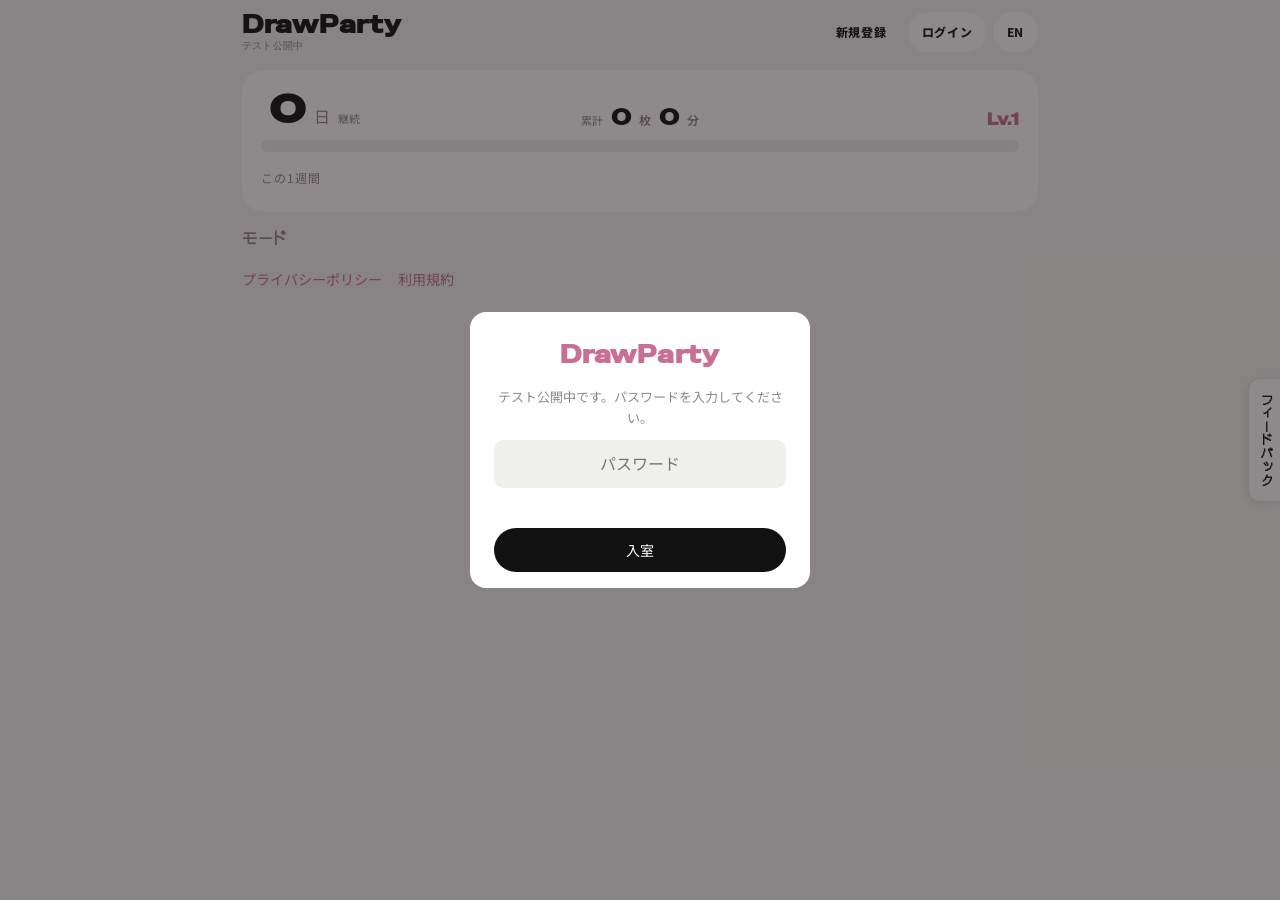
<file: index.html>
<!DOCTYPE html>
<html lang="ja">
<head>
<meta charset="utf-8">
<meta name="viewport" content="width=device-width, initial-scale=1, viewport-fit=cover">
<meta name="theme-color" content="#f7f7f5">
<meta name="description" content="DrawParty │ ブラウザ内で完結。気軽なドローイング練習">
<meta property="og:description" content="DrawParty │ ブラウザ内で完結。気軽なドローイング練習">
<meta name="twitter:description" content="DrawParty │ ブラウザ内で完結。気軽なドローイング練習">
<title>DrawParty — 毎日のドローイング練習</title>
<script>
(function () {
  var b = document.createElement('base');
  b.href = location.pathname.indexOf('/artclub') === 0 ? '/artclub/' : '/';
  document.head.insertBefore(b, document.head.firstChild);
})();
</script>
<link rel="manifest" href="./manifest.webmanifest">
<link rel="icon" href="./icons/favicon-32.png" type="image/png" sizes="32x32">
<link rel="icon" href="./icons/favicon-16.png" type="image/png" sizes="16x16">
<link rel="icon" href="./icons/icon.svg" type="image/svg+xml">
<link rel="apple-touch-icon" href="./icons/icon-192.png">
<link rel="preconnect" href="https://fonts.googleapis.com">
<link rel="preconnect" href="https://fonts.gstatic.com" crossorigin>
<link rel="stylesheet" href="https://fonts.googleapis.com/css2?family=DotGothic16&family=Noto+Sans+JP:wght@400;700&family=Special+Gothic+Expanded+One&display=swap">
<link rel="stylesheet" href="./css/styles.css?v=210">
<script>
(function () {
  try {
    var key = 'artclub.sitePass';
    var until = Number(localStorage.getItem(key) || 0);
    if (until && Date.now() <= until) {
      document.documentElement.dataset.siteUnlocked = '1';
    } else if (until) {
      localStorage.removeItem(key);
    }
  } catch { /* private mode */ }
})();
</script>
</head>

<body data-build="220" data-theme="light">
<script>
/* 古い SW / Cache Storage / HTTP キャッシュを強制破棄して1回だけ読み直す */
(function () {
  var BUST = '210';
  var KEY = 'artclub.forceClear';
  var qs = location.search || '';
  var alreadyBusted = /(?:\?|&)_bust=/.test(qs);
  try {
    if (localStorage.getItem(KEY) === BUST && alreadyBusted) {
      // URL の bust クエリは掃除
      try { history.replaceState(null, '', location.pathname + (location.hash || '')); } catch (e) {}
      return;
    }
    if (localStorage.getItem(KEY) === BUST && !alreadyBusted) return;
    localStorage.setItem(KEY, BUST);
  } catch (e) { /* private mode */ }

  function reloadFresh() {
    var url = location.pathname + '?_bust=' + encodeURIComponent(BUST) + (location.hash || '');
    location.replace(url);
  }

  Promise.resolve()
    .then(function () { return (typeof caches !== 'undefined' && caches.keys) ? caches.keys() : []; })
    .then(function (keys) {
      return Promise.all((keys || []).map(function (k) { return caches.delete(k); }));
    })
    .then(function () {
      return (navigator.serviceWorker && navigator.serviceWorker.getRegistrations)
        ? navigator.serviceWorker.getRegistrations() : [];
    })
    .then(function (regs) {
      return Promise.all((regs || []).map(function (r) { return r.unregister(); }));
    })
    .catch(function () {})
    .then(reloadFresh);
})();
</script>

<div id="site-gate" class="confirm-dialog site-gate-dialog" role="dialog" aria-modal="true" aria-labelledby="site-gate-title">
  <div class="confirm-dialog-inner site-gate-inner">
    <div id="site-gate-title" class="site-gate-brand brand-text">DrawParty</div>
    <p id="site-gate-note" class="confirm-dialog-msg">テスト公開中です。パスワードを入力してください。</p>
    <input type="password" id="site-pass" class="input site-gate-input" autocomplete="current-password" placeholder="パスワード">
    <p id="site-pass-msg" class="muted small site-gate-msg" aria-live="polite"></p>
    <div class="confirm-dialog-actions">
      <button id="site-pass-btn" class="confirm-dialog-btn ok" type="button">入室</button>
    </div>
  </div>
</div>
<script>
(function () {
  try {
    if (document.documentElement.dataset.siteUnlocked === '1') {
      var gate = document.getElementById('site-gate');
      if (gate) gate.hidden = true;
    }
  } catch (e) { /* */ }
})();
</script>

<svg class="filter-defs" aria-hidden="true" focusable="false">
  <defs>
    <filter id="f-posterize3" color-interpolation-filters="sRGB">
      <feColorMatrix type="saturate" values="0"/>
      <feComponentTransfer>
        <feFuncR type="discrete" tableValues="0 0.55 1"/>
        <feFuncG type="discrete" tableValues="0 0.55 1"/>
        <feFuncB type="discrete" tableValues="0 0.55 1"/>
      </feComponentTransfer>
    </filter>
    <filter id="f-posterize2" color-interpolation-filters="sRGB">
      <feColorMatrix type="saturate" values="0"/>
      <feComponentTransfer>
        <feFuncR type="discrete" tableValues="0 1"/>
        <feFuncG type="discrete" tableValues="0 1"/>
        <feFuncB type="discrete" tableValues="0 1"/>
      </feComponentTransfer>
    </filter>
  </defs>
</svg>

<main id="screen-home" class="screen is-active">
  <header class="topbar">
    <a href="/" class="brand brand-link" aria-label="DrawParty">
      <span class="brand-stack">
        <span class="brand-text">DrawParty</span>
        <span class="beta" data-i18n="app.beta">テスト公開中</span>
      </span>
    </a>
    <div class="topbar-actions">
      <button id="auth-signup-btn" class="auth-btn auth-btn-secondary" type="button"
              data-i18n="auth.signup">新規登録</button>
      <button id="auth-btn" class="auth-btn" type="button">
        <span id="auth-login-label" class="auth-login-label">ログイン</span>
      </button>
      <button id="lang-btn" class="lang-btn" title="日本語 / English">EN</button>
      <button id="header-settings-btn" class="icon-btn" data-nav="settings" data-icon="settings"
              data-i18n-title="common.settings" hidden></button>
    </div>
  </header>

  <section class="streak-card hero">
    <div class="hero-top">
      <div class="streak-main">
        <span class="streak-flame" data-icon="flame" data-icon-size="26"></span>
        <span id="streak-count" class="streak-num">0</span>
        <span id="streak-unit" class="streak-unit" data-i18n="home.streakUnit">日</span>
        <span class="streak-label" data-i18n="home.streakLabel">継続</span>
      </div>
      <div class="hero-stats">
        <span class="streak-label" data-i18n="home.cumulative">累計</span>
        <span id="total-drawings" class="hero-stat-num">0</span>
        <span class="hero-stat-label" data-i18n="home.totalLabel">枚</span>
        <span id="total-time" class="hero-stat-num">0</span>
        <span class="hero-stat-label" data-i18n="home.totalTimeLabel">分</span>
      </div>
      <div class="level-chip">
        <span id="level-num">Lv.1</span>
        <span id="level-name" class="muted small"></span>
      </div>
    </div>

    <div class="xp-row">
      <div class="xp-track"><div id="xp-fill" class="xp-fill"></div></div>
    </div>

    
    <div class="week-block">
      <div class="label" data-i18n="home.week">この1週間</div>
      <div id="week-bars" class="week-bars" aria-label="この1週間に描いた枚数"></div>
    </div>
  </section>

  <div id="menu-primary"></div>

  <section class="menu-list">
    <div class="section-head"><h2 data-i18n="home.modes">モード</h2></div>
    <div id="mode-cards"></div>
  </section>

  <p class="credit-note muted small" data-i18n="home.unsplash"></p>
  <p class="legal-links credit-note">
    <a href="/privacy/" data-i18n="legal.privacy">プライバシーポリシー</a>
    <a href="/terms/" data-i18n="legal.terms">利用規約</a>
  </p>
</main>

<main id="screen-session" class="screen session">
  <div class="stage with-pad">
    <div id="stage-message" class="stage-message" hidden></div>

    <div id="pad-wrap" class="pad-wrap">
      <div class="pad-hud">
        <button id="pad-quit" class="pad-icon" data-icon="close" data-i18n-title="common.cancel"></button>
        <button id="pad-time" class="pad-time" title="押すと一時停止">
          <span class="pad-time-num">30</span>
          <span class="pad-time-unit" data-i18n="sess.left">のこり</span>
        </button>
        <div class="pad-hud-right">
          <span id="pad-drill" class="pad-drill">—</span>
          <span id="pad-progress" class="muted small">1 / 5</span>
        </div>
      </div>
      <div class="pad-timebar"><div id="pad-timebar-fill" class="pad-timebar-fill"></div></div>

      <div class="pad-body">
        <p id="pad-guide" class="pad-guide" hidden data-i18n="sess.memoryDrawGuide">記憶したポーズを描いてください</p>
        <button type="button" id="memory-start-draw" class="memory-start-draw btn primary small" hidden data-i18n="sess.memoryStartDraw">描きはじめる</button>

        <div class="pad-ref">
          <img id="pad-ref-img" alt="お題の写真">
          <div id="grid-overlay" class="grid-overlay" hidden></div>
          <div id="memory-cover" class="memory-cover" hidden>
            <div class="memory-cover-inner">
              <p data-i18n="sess.memory">記憶で描く時間</p>
              <button id="peek-btn" class="btn ghost small">
                <span data-i18n="sess.peek">3秒だけ見る</span>（<span id="peek-left">2</span>）
              </button>
            </div>
          </div>
          <button type="button" id="pad-ref-swap" class="ref-swap" data-icon="photoSwap" data-icon-size="18" data-i18n-label="sess.swapShort" data-icon-label="変更" data-i18n-title="sess.swap" title="写真を入れ替え"></button>
        </div>

        <div class="pad-canvas">
          <canvas id="pad" class="pad"></canvas>
          <div id="pad-lock-msg" class="pad-lock-msg" hidden>
            <p data-i18n="sess.memoryLook">1分間観察して覚えましょう</p>
          </div>

          <div class="ref-mini-wrap">
            <button id="ref-mini" class="ref-mini" title="お題を大きく見る">
              <img id="ref-mini-img" alt="お題">
            </button>
            <button type="button" id="ref-mini-swap" class="ref-swap on-mini" data-icon="photoSwap" data-icon-size="14" data-i18n-label="sess.swapShort" data-icon-label="変更" data-i18n-title="sess.swap" title="写真を入れ替え"></button>
          </div>

          <div id="pad-hint" class="pad-hint" hidden>
            <button id="hint-toggle" class="hint-toggle">
              <span data-i18n="sess.hint">ヒント</span><i></i>
            </button>
            <ol id="pad-steps" class="pad-steps"></ol>
          </div>
        </div>
      </div>

      <div class="pad-tools">
        <button class="pad-btn on" data-pad="pen" data-icon="pencil" data-i18n-title="sess.pen"></button>
        <button class="pad-btn" data-pad="eraser" data-icon="eraser" data-i18n-title="sess.eraser"></button>
        <div class="pad-sizes">
          <button class="pad-size" data-size="1" title="細い"><i style="width:2px;height:2px"></i></button>
          <button class="pad-size on" data-size="2" title="ふつう"><i style="width:3px;height:3px"></i></button>
          <button class="pad-size" data-size="5" title="太い"><i style="width:6px;height:6px"></i></button>
        </div>
        <label class="pad-alpha" data-i18n-title="sess.opacity">
          <span class="pad-alpha-mark"></span>
          <input type="range" id="pad-opacity" min="5" max="100" step="5" value="90">
          <input type="number" id="pad-opacity-num" min="5" max="100" step="5" value="90" class="pad-alpha-num">
        </label>
        <button class="pad-btn" data-pad="undo" data-i18n-title="sess.undo" data-icon="undo"></button>
        <button class="pad-btn" data-pad="clear" data-i18n-title="sess.clear" data-icon="trash"></button>
        <button class="pad-btn" data-pad="grid" data-icon="grid" title="グリッド (G)"></button>
        <button class="pad-btn" data-pad="flip" data-icon="flip" title="左右反転 (F)"></button>
        <button id="pad-skip" class="pad-btn" data-i18n-title="sess.skipDrill" data-icon="next"></button>
        <button id="pad-next" class="pad-next" data-icon="check" data-i18n-label="sess.saveNext"></button>
      </div>
    </div>

    <div id="attr-box" class="attr-box" hidden></div>
  </div>
</main>

<main id="screen-bridge" class="screen center">
  <div class="bridge-card">
    <div class="label" id="bridge-label">つぎは</div>
    <h2 id="bridge-title">—</h2>
    <div id="bridge-desc" class="bridge-cue" hidden></div>
    <p id="bridge-cue" class="bridge-cue" hidden></p>
    <p id="bridge-reminder" class="reminder-text" hidden></p>
    <div class="bridge-meta" id="bridge-meta"></div>
    <button id="bridge-start" class="btn primary big" data-i18n="sess.begin">はじめる</button>
    <details class="why" hidden>
      <summary data-i18n="sess.why">なぜこれをやるの？</summary>
      <p id="bridge-theory"></p>
    </details>
    <button id="bridge-skip" class="btn ghost small" data-i18n="sess.skipDrill">飛ばす</button>
  </div>
</main>

<main id="screen-review" class="screen">
  <header class="topbar">
    <a href="/" class="brand brand-link" aria-label="DrawParty">
      <span class="brand-text">DrawParty</span>
    </a>
  </header>
  <div class="review-note-bubble">
    <div class="review-note-field">
      <textarea id="review-note" class="review-note-input" rows="1" data-i18n-ph="rev.noteLinePh" placeholder="振り返りの一言を書く"></textarea>
      <button id="review-note-save" type="button" class="btn primary small review-note-save" data-i18n="common.save">保存</button>
    </div>
  </div>

  <section class="card" id="sheet-card">
    <div id="sheet-preview" class="sheet-preview" hidden>
      <img id="sheet-img" alt="まとめ画像">
      <div class="row sheet-actions">
        <button id="sheet-dl" class="btn primary small" data-i18n="common.download">ダウンロード</button>
        <button id="share-x" class="btn primary small" data-i18n="rev.shareX">Xでシェア</button>
      </div>
    </div>
    <div id="strip-bulk" class="review-settings" hidden>
      <div class="review-settings-label" data-i18n="rev.settings">設定</div>
      <div class="review-settings-sep" aria-hidden="true">│</div>
      <div class="review-settings-items">
        <label class="check-row" id="bulk-publish-row">
          <input type="checkbox" id="bulk-publish" checked>
          <span data-i18n="gal.publishAll">全て公開</span>
        </label>
        <label class="check-row" id="bulk-copy-row">
          <input type="checkbox" id="bulk-copy">
          <span data-i18n="gal.copyAll">全て模写OK</span>
        </label>
        <label class="check-row" id="review-ref-corner-row">
          <input type="checkbox" id="review-ref-corner">
          <span data-i18n="set.refCorner">お題を左上に表示</span>
        </label>
      </div>
      <p class="strip-bulk-hint muted small" data-i18n="gal.allowCopyHint">模写モードで他の人があなたの絵を模写できるようになります</p>
    </div>
    <div id="review-board" class="review-board" hidden></div>
    <div class="row" id="strip-actions" hidden>
      <button id="dl-all" class="btn small strip-dl-all" data-i18n="rev.downloadAll">自分の絵を全てダウンロード</button>
    </div>
    <label class="toggle-row" id="publish-row" hidden>
      <span data-i18n="gal.public">みんなが描いたスケッチに投稿する</span>
      <input type="checkbox" id="publish-toggle" checked>
      <span class="toggle-track"></span>
    </label>
    <p class="muted small" id="publish-note" hidden></p>
  </section>

  <section class="card" id="gallery-card" hidden aria-hidden="true">
    <div class="section-head">
      <h2 class="review-section-title" data-i18n="gal.title">みんなが描いたスケッチ</h2>
      <span id="gallery-count" class="muted small"></span>
    </div>
    <p class="muted small gallery-desc" data-i18n="gal.desc">みんなが描いた同じお題のスケッチです。良いところを参考にしてみましょう</p>
    <div id="gallery-grid" class="gallery-grid"></div>
    <p id="gallery-empty" class="muted small" hidden data-i18n="gal.empty"></p>
    <p id="gallery-loading" class="muted small" hidden data-i18n="gal.loading"></p>
  </section>

  <div class="stack">
    <button id="review-again" class="btn primary big" data-i18n="rev.again">もう一周やる</button>
    <button id="review-home" class="btn ghost" data-i18n="rev.home">ホームに戻る</button>
  </div>
</main>

<main id="screen-work" class="screen">
  <header class="topbar work-topbar">
    <div class="topbar-start">
      <button id="work-back" class="icon-btn" type="button" data-icon="back"
              data-i18n-title="common.back" title="もどる"></button>
      <a href="/" class="brand brand-link work-brand" aria-label="DrawParty">
        <span class="brand-text">DrawParty</span>
      </a>
    </div>
    <div class="topbar-actions work-auth-actions">
      <button id="work-signup-btn" class="auth-btn auth-btn-secondary" type="button"
              data-i18n="auth.signup">新規登録</button>
      <button id="work-login-btn" class="auth-btn" type="button">
        <span id="work-login-label" class="auth-login-label" data-i18n="auth.login">ログイン</span>
      </button>
    </div>
  </header>

  <p id="work-loading" class="muted small" data-i18n="gal.loading">読み込み中…</p>
  <p id="work-missing" class="muted" hidden data-i18n="gal.workNotFound">スケッチが見つかりません</p>

  <div id="work-content" class="work-page" hidden>
    <img id="work-img" class="work-page-img" alt="">
    <div class="work-page-meta">
      <span id="work-user" class="work-page-user"></span>
      <button id="work-like" class="gallery-like-btn" type="button" hidden>
        <span class="gallery-heart">♥</span>
        <span id="work-like-count">0</span>
      </button>
    </div>
    <div class="work-page-actions">
      <button id="work-copy" class="btn primary small" hidden data-i18n="atelier.copyAction">このスケッチを模写</button>
      <button id="work-download" class="btn small" type="button" hidden data-i18n="common.download">ダウンロード</button>
      <a id="work-share" class="btn small" href="#" target="_blank" rel="noopener" hidden data-i18n="gal.shareWork">このスケッチをシェア</a>
      <button id="work-delete" class="btn danger small" data-i18n="gal.delete" hidden>このスケッチを消す</button>
    </div>
  </div>

  <section id="work-ctr" class="work-ctr">
    <div class="work-ctr-panel">
      <p class="work-ctr-lead" data-i18n="work.ctrLead">ブラウザ内で完結。気軽なドローイング練習</p>
      <div class="work-ctr-head">
        <span class="work-ctr-kicker" data-i18n="home.todayLabel">今日の練習</span>
        <span class="work-ctr-title">DAILY</span>
      </div>
      <ul id="work-ctr-steps" class="work-ctr-steps" aria-label="今日の練習内容"></ul>
      <button id="work-ctr-start" class="btn primary big work-ctr-start" type="button" data-i18n="home.startPlain">はじめる</button>
    </div>
  </section>
</main>

<main id="screen-lesson" class="screen">
  <header class="topbar">
    <div class="topbar-start">
      <button class="icon-btn" data-nav="home" data-icon="back" data-i18n-title="common.back" title="もどる"></button>
      <a href="/" class="brand brand-link" aria-label="DrawParty">
        <span class="brand-text">DrawParty</span>
      </a>
    </div>
  </header>

  <section class="card">
    <h1 id="lesson-name" class="menu-title">—</h1>
    <div id="lesson-tagline" class="focus-title"></div>
    <p id="lesson-problem" class="lesson-problem"></p>
  </section>

  <section class="card">
    <div class="section-head"><h2 data-i18n="lesson.masses">塊に置き換える順番</h2></div>
    <div id="lesson-steps" class="lesson-steps"></div>
  </section>

  <section class="card">
    <div class="section-head"><h2 data-i18n="lesson.proportions">比率</h2></div>
    <ul id="lesson-proportions" class="tick-list"></ul>
  </section>

  <section class="card">
    <div class="section-head"><h2 data-i18n="lesson.mistakes">よくある失敗と直し方</h2></div>
    <div id="lesson-mistakes" class="mistake-list"></div>
  </section>

  <section class="card">
    <div class="section-head">
      <h2 data-i18n="lesson.plates">参考図版</h2>
      <button id="plate-reload" class="btn ghost small" data-i18n="books.load">読み込む</button>
    </div>
    <div id="plate-gallery" class="plate-gallery"></div>
    <div id="plate-status" class="muted small"></div>
    <div id="lesson-books" class="books"></div>
  </section>

  <div class="stack sticky-cta">
    <button id="lesson-practice" class="btn primary big" data-i18n="lesson.practice">この部位を練習する</button>
    <button id="lesson-review" class="btn ghost small" hidden data-i18n="lesson.review"></button>
  </div>
</main>

<main id="screen-books" class="screen">
  <header class="topbar">
    <div class="topbar-start">
      <button class="icon-btn" data-nav="home" data-icon="back" data-i18n-title="common.back" title="もどる"></button>
      <a href="/" class="brand brand-link" aria-label="DrawParty">
        <span class="brand-text">DrawParty</span>
      </a>
    </div>
  </header>

  <h1 class="menu-title screen-page-title" data-i18n="books.title">解剖学の本</h1>

  <p class="muted small" data-i18n="books.note"></p>

  <div id="book-tabs" class="chips book-tabs"></div>

  <section class="card">
    <div class="section-head">
      <h2 id="book-title">—</h2>
      <button id="book-reload" class="btn ghost small" data-i18n="books.load">図版を読み込む</button>
    </div>
    <p id="book-note" class="muted small"></p>
    <div id="book-gallery" class="plate-gallery"></div>
    <div id="book-status" class="muted small"></div>
  </section>
</main>

<div id="setup-sheet" class="sheet" hidden>
  <div class="sheet-inner">
    <button id="setup-close" class="icon-btn sheet-close" data-icon="close"></button>
    <div class="label" data-i18n="setup.what">なにを描く</div>
    <div id="setup-tags" class="chips"></div>

    <div class="label setup-label" data-i18n="setup.howLong">1まい何分</div>
    <div id="setup-time" class="chips"></div>

    <div class="label setup-label" data-i18n="setup.howMany">何まい</div>
    <div id="setup-count" class="chips"></div>

    <div class="label setup-label" data-i18n="setup.how">描きかた</div>
    <div id="setup-drill" class="chips"></div>
    <p id="setup-drill-note" class="muted small"></p>

    <button id="setup-start" class="btn primary big">はじめる</button>
  </div>
</div>

<div id="part-sheet" class="sheet" hidden>
  <div class="sheet-inner">
    <button id="part-close" class="icon-btn sheet-close" data-icon="close"></button>
    <h2 data-i18n="atelier.modePart">部位練習</h2>
    <div class="label" data-i18n="setup.part">どこを練習する？</div>
    <div id="part-chips" class="chips big-chips"></div>
    <div class="label setup-label" data-i18n="setup.partCount">何枚やる？</div>
    <p class="muted small" data-i18n="setup.partNote">1枚あたり2分。デイリーと同じペースです。</p>
    <div id="part-count-chips" class="chips big-chips"></div>
    <p id="part-note" class="muted small"></p>
    <button id="part-start" class="btn primary big" data-i18n="home.startPlain">はじめる</button>
  </div>
</div>

<div id="gesture-sheet" class="sheet" hidden>
  <div class="sheet-inner">
    <button id="gesture-close" class="icon-btn sheet-close" data-icon="close"></button>
    <h2 data-i18n="atelier.modeGesture">ジェスチャードローイング</h2>
    <div class="label" data-i18n="setup.gestureCount">何体やる？</div>
    <p class="muted small" data-i18n="setup.gestureNote">1体あたり1分。デイリーと同じペースです。</p>
    <div id="gesture-count-chips" class="chips big-chips"></div>
    <p id="gesture-note" class="muted small"></p>
    <button id="gesture-start" class="btn primary big">はじめる</button>
  </div>
</div>

<div id="croquis-sheet" class="sheet" hidden>
  <div class="sheet-inner">
    <button id="croquis-close" class="icon-btn sheet-close" data-icon="close"></button>
    <h2 data-i18n="atelier.modeCroquis">クロッキー</h2>
    <div class="label" data-i18n="setup.croquisCount">何枚やる？</div>
    <p class="muted small" data-i18n="setup.croquisNote">1枚あたり3分。デイリーと同じペースです。</p>
    <div id="croquis-count-chips" class="chips big-chips"></div>
    <p id="croquis-note" class="muted small"></p>
    <button id="croquis-start" class="btn primary big">はじめる</button>
  </div>
</div>

<div id="compose-pose-sheet" class="sheet" hidden>
  <div class="sheet-inner">
    <button id="compose-pose-close" class="icon-btn sheet-close" data-icon="close"></button>
    <h2 data-i18n="atelier.modeComposePose">構図とポーズ</h2>
    <div class="label" data-i18n="setup.composePoseCount">何枚やる？</div>
    <p class="muted small" data-i18n="setup.composePoseNote">1枚あたり3分。枚数は自分で選びます。</p>
    <div id="compose-pose-count-chips" class="chips big-chips"></div>
    <p id="compose-pose-note" class="muted small"></p>
    <button id="compose-pose-start" class="btn primary big">はじめる</button>
  </div>
</div>

<div id="memory-croquis-sheet" class="sheet" hidden>
  <div class="sheet-inner">
    <button id="memory-croquis-close" class="icon-btn sheet-close" data-icon="close"></button>
    <h2 data-i18n="atelier.modeMemoryCroquis">暗記クロッキー</h2>
    <div class="label" data-i18n="setup.memoryCroquisCount">何枚やる？</div>
    <p class="muted small" data-i18n="setup.memoryCroquisNote">1枚あたり1分見て2分描く。枚数は自分で選びます。</p>
    <div id="memory-croquis-count-chips" class="chips big-chips"></div>
    <p id="memory-croquis-note" class="muted small"></p>
    <button id="memory-croquis-start" class="btn primary big">はじめる</button>
  </div>
</div>

<div id="copy-sheet" class="sheet" hidden>
  <div class="sheet-inner copy-sheet-inner">
    <button id="copy-close" class="icon-btn sheet-close" data-icon="close"></button>
    <h2 data-i18n="atelier.modeCopy">模写</h2>
    <p class="muted small" data-i18n="copy.title">模写するスケッチを選ぶ</p>
    <p id="copy-status" class="muted small"></p>
    <div id="copy-grid" class="copy-grid"></div>
    <button id="copy-start" class="btn primary big" disabled data-i18n="home.startPlain">はじめる</button>
  </div>
</div>

<div id="auth-sheet" class="sheet" hidden>
  <div class="sheet-inner auth-sheet-inner">
    <button id="auth-close" class="icon-btn sheet-close" data-icon="close"></button>
    <h2 data-i18n="auth.loginTitle">ログイン</h2>
    <p id="auth-login-note" class="muted small" data-i18n="auth.loginNote">ログインすると、ジェスチャードローイングやクロッキーなどすべての練習メニューが使えるようになります。練習の記録やスケッチの保存もできます。</p>
    <p id="auth-privacy-note" class="muted small" data-i18n="auth.privacyNote" style="margin-top:4px">勝手に投稿したり情報を取得したりしません。ログインのためだけに使います。</p>
    <p class="legal-links auth-legal-links">
      <a href="/privacy/" target="_blank" rel="noopener" data-i18n="legal.privacy">プライバシーポリシー</a>
      <a href="/terms/" target="_blank" rel="noopener" data-i18n="legal.terms">利用規約</a>
    </p>
    <div class="auth-buttons">
      <button id="login-x" class="auth-provider-btn x-btn">
        <svg class="auth-provider-icon" viewBox="0 0 24 24" width="20" height="20" fill="currentColor"><path d="M18.244 2.25h3.308l-7.227 8.26 8.502 11.24H16.17l-5.214-6.817L4.99 21.75H1.68l7.73-8.835L1.254 2.25H8.08l4.713 6.231zm-1.161 17.52h1.833L7.084 4.126H5.117z"/></svg>
        <span data-i18n="auth.withX">X（Twitter）でログイン</span>
      </button>
      <button id="login-google" class="auth-provider-btn google-btn">
        <svg class="auth-provider-icon" viewBox="0 0 24 24" width="20" height="20"><path fill="#4285F4" d="M22.56 12.25c0-.78-.07-1.53-.2-2.25H12v4.26h5.92a5.06 5.06 0 0 1-2.2 3.32v2.77h3.57c2.08-1.92 3.28-4.74 3.28-8.1z"/><path fill="#34A853" d="M12 23c2.97 0 5.46-.98 7.28-2.66l-3.57-2.77c-.98.66-2.23 1.06-3.71 1.06-2.86 0-5.29-1.93-6.16-4.53H2.18v2.84C3.99 20.53 7.7 23 12 23z"/><path fill="#FBBC05" d="M5.84 14.09c-.22-.66-.35-1.36-.35-2.09s.13-1.43.35-2.09V7.07H2.18C1.43 8.55 1 10.22 1 12s.43 3.45 1.18 4.93l2.85-2.22.81-.62z"/><path fill="#EA4335" d="M12 5.38c1.62 0 3.06.56 4.21 1.64l3.15-3.15C17.45 2.09 14.97 1 12 1 7.7 1 3.99 3.47 2.18 7.07l3.66 2.84c.87-2.6 3.3-4.53 6.16-4.53z"/></svg>
        <span data-i18n="auth.withGoogle">Google でログイン</span>
      </button>
    </div>
    <div id="auth-user-info" class="auth-user-info" hidden>
      <div class="auth-user-row">
        <div>
          <div id="auth-info-name" class="auth-info-name"></div>
          <div class="muted small" data-i18n="auth.loggedIn">ログイン中</div>
        </div>
      </div>
      <button id="auth-change-username" class="btn ghost small" data-i18n="auth.changeUsername">ユーザーネームを変更</button>
      <button id="auth-change-handle" class="btn ghost small" data-i18n="auth.changeHandle">ユーザーIDを変更</button>
      <button id="auth-logout" class="btn ghost small" data-i18n="auth.logout">ログアウト</button>
    </div>
  </div>
</div>

<div id="username-sheet" class="sheet" hidden>
  <div class="sheet-inner" style="text-align:center">
    <button id="username-close" class="icon-btn sheet-close" data-icon="close" data-i18n-title="common.close"></button>
    <h2 data-i18n="auth.setUsername">ユーザーネームを決めてください</h2>
    <input type="text" id="username-input" class="input" maxlength="20" data-i18n-ph="auth.usernamePh" placeholder="ユーザーネーム" style="margin:16px 0;text-align:center;font-size:18px">
    <button id="username-ok" class="btn primary big" data-i18n="auth.usernameOk">決定</button>
  </div>
</div>

<div id="handle-sheet" class="sheet" hidden>
  <div class="sheet-inner" style="text-align:center">
    <button id="handle-close" class="icon-btn sheet-close" data-icon="close" data-i18n-title="common.close"></button>
    <h2 data-i18n="auth.setHandle">ユーザーIDを決めてください</h2>
    <p class="muted small" data-i18n="auth.handleNote" style="margin:8px 0 0">半角英字で始め、英数字と _ のみ（3〜20文字）。あとから変えられます。</p>
    <div style="display:flex;align-items:center;justify-content:center;gap:4px;margin:16px 0">
      <span class="muted" style="font-size:18px;font-weight:700">@</span>
      <input type="text" id="handle-input" class="input" maxlength="20" autocomplete="off" autocapitalize="off" spellcheck="false" data-i18n-ph="auth.handlePh" placeholder="userid" style="text-align:center;font-size:18px;max-width:220px">
    </div>
    <button id="handle-ok" class="btn primary big" data-i18n="auth.handleOk">決定</button>
  </div>
</div>

<main id="screen-library" class="screen">
  <header class="topbar">
    <div class="topbar-start">
      <button class="icon-btn" data-nav="home" data-icon="back" data-i18n-title="common.back" title="もどる"></button>
      <a href="/" class="brand brand-link" aria-label="DrawParty">
        <span class="brand-text">DrawParty</span>
      </a>
    </div>
    <div class="topbar-actions">
      <button id="lib-add" class="icon-btn" data-icon="plus" title="追加"></button>
    </div>
  </header>
  <input type="file" id="lib-input" accept="image/*" multiple hidden>

  <h1 class="menu-title screen-page-title" data-i18n="lib.title">写真</h1>

  <p class="muted small" data-i18n="lib.note"></p>

  <div class="section-head"><h2 data-i18n="lib.filter">しぼりこみ</h2></div>
  <div id="lib-filter" class="chips"></div>

  <div id="lib-grid" class="lib-grid"></div>
  <p id="lib-empty" class="muted small" hidden data-i18n="lib.empty"></p>
</main>

<div id="photo-sheet" class="sheet" hidden>
  <div class="sheet-inner">
    <button id="photo-close" class="icon-btn sheet-close" data-icon="close"></button>
    <img id="photo-big" class="photo-big" alt="">
    <div class="label" data-i18n="lib.tags">タグ</div>
    <div id="photo-tags" class="chips"></div>
    <div class="section-head"><h2 data-i18n="lib.pastWork">この写真で描いたもの</h2></div>
    <div id="photo-history" class="photo-history"></div>
    <button id="photo-inactive" class="btn small" hidden>非アクティブにする</button>
    <button id="photo-delete" class="btn danger small" data-i18n="lib.deleteOne">この写真を消す</button>
  </div>
</div>

<div id="day-sheet" class="sheet" hidden>
  <div class="sheet-inner">
    <button id="sheet-close" class="icon-btn sheet-close" data-icon="close"></button>
    <div id="sheet-date" class="label"></div>
    <h2 id="sheet-title">—</h2>
    <div id="sheet-shots" class="drawing-strip"></div>
    <div id="sheet-body"></div>
  </div>
</div>

<div id="lightbox" class="lightbox" hidden>
  <button id="lightbox-close" class="icon-btn lightbox-close" data-icon="close"></button>
  <img id="lightbox-img" alt="">
  <div id="lightbox-caption" class="lightbox-caption"></div>
</div>

<div id="draw-lightbox" class="lightbox" hidden>
  <button id="draw-close" class="icon-btn lightbox-close" data-icon="close"></button>
  <img id="draw-img" alt="描いた絵">
  <div class="lightbox-actions">
    <button id="draw-dl" class="btn primary small" data-i18n="common.download">ダウンロード</button>
    <button id="draw-share-x" class="btn primary small" data-i18n="rev.shareX">Xでシェア</button>
    <button id="draw-exclude" class="btn ghost small" hidden>投稿から外す</button>
    <button id="draw-remove" class="btn ghost small" data-i18n="common.delete">消す</button>
  </div>
</div>

<main id="screen-log" class="screen">
  <header class="topbar">
    <a href="/" class="brand brand-link" aria-label="DrawParty">
      <span class="brand-text">DrawParty</span>
    </a>
    <div class="topbar-actions">
      <button id="log-settings-btn" class="icon-btn" data-nav="settings" data-icon="settings"
              data-i18n-title="common.settings"></button>
    </div>
  </header>

  <section class="card">
    <div class="stat-grid">
      <div class="stat"><div id="st-streak" class="stat-num">0</div>
        <div class="stat-label" data-i18n="log.streak">連続日数</div></div>
      <div class="stat"><div id="st-best" class="stat-num">0</div>
        <div class="stat-label" data-i18n="log.best">最長記録</div></div>
      <div class="stat"><div id="st-minutes" class="stat-num">0</div>
        <div class="stat-label" data-i18n="log.minutes">合計(分)</div></div>
      <div class="stat"><div id="st-drawings" class="stat-num">0</div>
        <div class="stat-label" data-i18n="log.drawings">描いた枚数</div></div>
    </div>
  </section>

  <section class="card">
    <div class="section-head">
      <button id="cal-prev" class="icon-btn" data-icon="back" data-icon-size="18"></button>
      <h2 id="cal-title">—</h2>
      <button id="cal-next" class="icon-btn" data-icon="forward" data-icon-size="18"></button>
    </div>
    <div id="cal-dow" class="cal-dow"></div>
    <div id="calendar" class="calendar" aria-label="練習カレンダー"></div>
    <p class="muted small" data-i18n="log.calNote"></p>
  </section>

  <section class="card tl-card">
    <div class="section-head">
      <h2 data-i18n="log.notes">これまでのきろく</h2>
    </div>
    <div id="note-list" class="tl-feed"></div>
  </section>
</main>

<main id="screen-admin" class="screen admin-screen">
  <header class="topbar">
    <div class="topbar-start">
      <button class="icon-btn" data-nav="home" data-icon="back" data-i18n-title="common.back" title="もどる"></button>
      <a href="/" class="brand brand-link" aria-label="DrawParty">
        <span class="brand-text">DrawParty</span>
      </a>
    </div>
    <div class="topbar-actions">
      <button id="admin-lock" class="btn ghost small" data-i18n="admin.lockAgain">ロックする</button>
    </div>
  </header>

  <section class="card" id="admin-gate">
    <div class="section-head"><h2 data-i18n="admin.login">管理者ログイン</h2></div>
    <p id="admin-gate-note" class="muted small" data-i18n="admin.loginNote">管理者用の Google アカウントでログインしてください。</p>
    <div id="admin-gate-login" class="auth-buttons admin-gate-actions">
      <button id="admin-login-google" type="button" class="auth-provider-btn google-btn">
        <svg class="auth-provider-icon" viewBox="0 0 24 24" width="20" height="20" aria-hidden="true"><path fill="#4285F4" d="M22.56 12.25c0-.78-.07-1.53-.2-2.25H12v4.26h5.92a5.06 5.06 0 0 1-2.2 3.32v2.77h3.57c2.08-1.92 3.28-4.74 3.28-8.1z"/><path fill="#34A853" d="M12 23c2.97 0 5.46-.98 7.28-2.66l-3.57-2.77c-.98.66-2.23 1.06-3.71 1.06-2.86 0-5.29-1.93-6.16-4.53H2.18v2.84C3.99 20.53 7.7 23 12 23z"/><path fill="#FBBC05" d="M5.84 14.09c-.22-.66-.35-1.36-.35-2.09s.13-1.43.35-2.09V7.07H2.18C1.43 8.55 1 10.22 1 12s.43 3.45 1.18 4.93l2.85-2.22.81-.62z"/><path fill="#EA4335" d="M12 5.38c1.62 0 3.06.56 4.21 1.64l3.15-3.15C17.45 2.09 14.97 1 12 1 7.7 1 3.99 3.47 2.18 7.07l3.66 2.84c.87-2.6 3.3-4.53 6.16-4.53z"/></svg>
        <span data-i18n="auth.withGoogle">Google でログイン</span>
      </button>
    </div>
    <p id="admin-gate-denied" class="muted small" hidden data-i18n="admin.denied">このアカウントには管理権限がありません。管理者用の Google アカウントでログインし直してください。</p>
    <div id="admin-gate-unlock" class="row" hidden>
      <button id="admin-unlock" type="button" class="btn primary small" data-i18n="admin.unlock">ひらく</button>
    </div>
    <span id="admin-msg" class="muted small"></span>
  </section>

  <div id="admin-body" class="admin-shell" hidden>
    <nav class="admin-nav" aria-label="管理メニュー">
      <button type="button" class="admin-nav-btn on" data-admin-panel="photos">お題写真</button>
      <button type="button" class="admin-nav-btn" data-admin-panel="tags">タグ</button>
      <button type="button" class="admin-nav-btn" data-admin-panel="analytics">利用解析</button>
    </nav>

    <div class="admin-panels">
      <section class="admin-panel card on" data-admin-panel="photos" id="admin-panel-photos">
        <div class="section-head">
          <h2>お題写真</h2>
          <button id="sb-add-notag" class="btn ghost small">＋ タグなしで追加</button>
        </div>
        <p class="muted small">本番 Storage と共有。ここでの変更は本番にも反映されます。非アクティブにすると一覧には残りますが、お題には出ません。</p>
        <div class="sb-tag-panel">
          <button type="button" id="sb-upload-toggle" class="btn ghost small sb-tag-toggle" aria-expanded="false">
            タグを選んで追加
          </button>
          <div id="sb-upload-panel" class="sb-tag-body" hidden>
            <div id="sb-upload-tags" class="chips"></div>
            <button id="sb-add" class="btn primary" style="margin-top:10px">選んだタグで写真を追加</button>
          </div>
        </div>
        <input type="file" id="sb-input" accept="image/*" multiple hidden>
        <div class="sb-tag-panel">
          <button type="button" id="sb-filter-toggle" class="btn ghost small sb-tag-toggle" aria-expanded="false">
            タグでしぼりこみ
          </button>
          <div id="sb-filter-panel" class="sb-tag-body" hidden>
            <div id="sb-filter-tags" class="chips"></div>
          </div>
        </div>
        <p id="sb-status" class="muted small" style="margin-top:6px"></p>
        <div id="sb-grid" class="lib-grid selectable-grid"></div>
        <div id="sb-select-bar" class="select-bar" hidden>
          <span id="sb-select-count">0枚選択中</span>
          <button id="sb-select-all" class="btn ghost small">全選択</button>
          <button id="sb-deselect" class="btn ghost small">解除</button>
          <button id="sb-bulk-tag-btn" class="btn primary small">一括タグ付け</button>
          <button id="sb-bulk-inactive" class="btn small">非アクティブ</button>
          <button id="sb-bulk-activate" class="btn ghost small">アクティブに戻す</button>
          <button id="sb-bulk-convert" class="btn small">WebP変換</button>
          <button id="sb-bulk-delete" class="btn danger small">一括削除</button>
        </div>
      </section>

      <section class="admin-panel card" data-admin-panel="tags" id="admin-panel-tags" hidden>
        <div class="section-head"><h2>タグ管理</h2></div>
        <p class="muted small">× で同意すると一覧から消え、すべての写真からも外れます。また使うときは下で追加</p>
        <div id="tag-manage-list" class="chips"></div>
        <div class="row" style="margin-top:8px">
          <input type="text" id="tag-new-input" class="input" placeholder="新しいタグ名" style="flex:1">
          <button id="tag-add-btn" class="btn primary small">追加</button>
        </div>
      </section>

      <section class="admin-panel card" data-admin-panel="analytics" id="admin-panel-analytics" hidden>
        <div class="section-head">
          <h2 data-i18n="analytics.title">利用解析</h2>
        </div>
        <p class="muted small" data-i18n="analytics.teaser">日ごとのモード別利用を確認できます。</p>
        <button id="admin-analytics-link" type="button" class="btn primary" data-i18n="analytics.open">ひらく</button>
      </section>
    </div>
  </div>
</main>

<div id="bulk-tag-sheet" class="sheet" hidden>
  <div class="sheet-inner">
    <button id="bulk-tag-close" class="icon-btn sheet-close" data-icon="close"></button>
    <div class="label">選択した写真にタグをつける</div>
    <div id="bulk-tag-chips" class="chips"></div>
    <div class="row" style="margin-top:12px">
      <button id="bulk-tag-apply" class="btn primary big">適用する</button>
    </div>
    <div class="row" style="margin-top:8px">
      <button id="bulk-tag-remove" class="btn danger small">選択したタグを外す</button>
    </div>
  </div>
</div>

<main id="screen-admin-analytics" class="screen">
  <header class="topbar">
    <div class="topbar-start">
      <button id="analytics-admin-link" class="icon-btn" type="button" data-icon="back" data-i18n-title="analytics.backAdmin" title="管理に戻る"></button>
      <a href="/" class="brand brand-link" aria-label="DrawParty">
        <span class="brand-text">DrawParty</span>
      </a>
    </div>
    <div class="topbar-actions">
      <button id="analytics-refresh" class="btn ghost small" type="button" data-i18n="analytics.refresh">更新</button>
    </div>
  </header>

  <h1 class="menu-title screen-page-title" data-i18n="analytics.title">利用解析</h1>

  <section class="card" id="analytics-gate" hidden>
    <p class="muted" data-i18n="analytics.needAdminLogin">管理者用の Google アカウントでログインしてください。</p>
    <div class="auth-buttons admin-gate-actions">
      <button id="analytics-login-google" type="button" class="auth-provider-btn google-btn">
        <svg class="auth-provider-icon" viewBox="0 0 24 24" width="20" height="20" aria-hidden="true"><path fill="#4285F4" d="M22.56 12.25c0-.78-.07-1.53-.2-2.25H12v4.26h5.92a5.06 5.06 0 0 1-2.2 3.32v2.77h3.57c2.08-1.92 3.28-4.74 3.28-8.1z"/><path fill="#34A853" d="M12 23c2.97 0 5.46-.98 7.28-2.66l-3.57-2.77c-.98.66-2.23 1.06-3.71 1.06-2.86 0-5.29-1.93-6.16-4.53H2.18v2.84C3.99 20.53 7.7 23 12 23z"/><path fill="#FBBC05" d="M5.84 14.09c-.22-.66-.35-1.36-.35-2.09s.13-1.43.35-2.09V7.07H2.18C1.43 8.55 1 10.22 1 12s.43 3.45 1.18 4.93l2.85-2.22.81-.62z"/><path fill="#EA4335" d="M12 5.38c1.62 0 3.06.56 4.21 1.64l3.15-3.15C17.45 2.09 14.97 1 12 1 7.7 1 3.99 3.47 2.18 7.07l3.66 2.84c.87-2.6 3.3-4.53 6.16-4.53z"/></svg>
        <span data-i18n="auth.withGoogle">Google でログイン</span>
      </button>
    </div>
  </section>

  <div id="analytics-shell" hidden>
    <section class="card">
      <div class="analytics-date-row">
        <button id="analytics-prev" class="btn ghost small" type="button" aria-label="前の日">‹</button>
        <div id="analytics-date-label" class="analytics-date-label"></div>
        <button id="analytics-next" class="btn ghost small" type="button" aria-label="次の日">›</button>
        <button id="analytics-today" class="btn ghost small" type="button" data-i18n="analytics.today">今日</button>
      </div>
      <p id="analytics-loading" class="muted small" data-i18n="analytics.loading">読み込み中…</p>
      <p id="analytics-error" class="muted small" hidden></p>
      <p id="analytics-source-note" class="muted small" hidden></p>
      <div id="analytics-body" hidden>
        <div id="analytics-summary" class="analytics-summary"></div>

        <div class="section-head" style="margin-top:16px">
          <h2 data-i18n="analytics.chartTotal">合計の推移</h2>
        </div>
        <div class="analytics-chart-card">
          <div id="analytics-legend-total" class="analytics-chart-legend"></div>
          <div class="analytics-chart-wrap">
            <svg id="analytics-chart-total" class="analytics-chart" viewBox="0 0 640 220" preserveAspectRatio="xMidYMid meet" role="img" aria-label="total trend"></svg>
          </div>
        </div>

        <div class="section-head" style="margin-top:16px">
          <h2 data-i18n="analytics.chartModes">モード別の推移</h2>
        </div>
        <div class="analytics-chart-card">
          <div id="analytics-legend-modes" class="analytics-chart-legend"></div>
          <div class="analytics-chart-wrap">
            <svg id="analytics-chart-modes" class="analytics-chart" viewBox="0 0 640 220" preserveAspectRatio="xMidYMid meet" role="img" aria-label="mode trend"></svg>
          </div>
        </div>

        <div class="section-head" style="margin-top:16px">
          <h2 data-i18n="analytics.byMode">モード別</h2>
        </div>
        <div class="analytics-table-wrap">
          <table class="analytics-table">
            <thead>
              <tr>
                <th data-i18n="analytics.mode">モード</th>
                <th data-i18n="analytics.rounds">回数</th>
                <th data-i18n="analytics.userCount">人数</th>
              </tr>
            </thead>
            <tbody id="analytics-modes"></tbody>
          </table>
        </div>

        <div class="section-head" style="margin-top:16px">
          <h2 data-i18n="analytics.byUser">ユーザー × モード</h2>
        </div>
        <div class="analytics-table-wrap">
          <table class="analytics-table analytics-table-wide">
            <thead id="analytics-users-head">
              <tr>
                <th data-i18n="analytics.user">ユーザー</th>
                <th data-i18n="analytics.rounds">回数</th>
                <th data-i18n="analytics.last">最終</th>
              </tr>
            </thead>
            <tbody id="analytics-users"></tbody>
          </table>
        </div>

        <div class="section-head" style="margin-top:16px">
          <h2 data-i18n="analytics.trend">直近7日</h2>
        </div>
        <div class="analytics-table-wrap">
          <table class="analytics-table">
            <thead>
              <tr>
                <th data-i18n="analytics.date">日付</th>
                <th data-i18n="analytics.rounds">回数</th>
                <th data-i18n="analytics.userCount">人数</th>
                <th data-i18n="analytics.modeBreakdown">内訳</th>
              </tr>
            </thead>
            <tbody id="analytics-trend"></tbody>
          </table>
        </div>
      </div>
    </section>
  </div>
</main>

<main id="screen-settings" class="screen">
  <header class="topbar">
    <div class="topbar-start">
      <button class="icon-btn" data-nav="home" data-icon="back" data-i18n-title="common.back" title="もどる"></button>
      <a href="/" class="brand brand-link" aria-label="DrawParty">
        <span class="brand-text">DrawParty</span>
      </a>
    </div>
  </header>

  <h1 class="menu-title screen-page-title" data-i18n="set.title">設定</h1>

  <section class="card" id="profile-card" hidden>
    <div class="section-head"><h2 data-i18n="auth.profile">プロフィール</h2></div>
    <label class="label" for="profile-username" data-i18n="auth.usernamePh">ユーザーネーム</label>
    <input type="text" id="profile-username" class="input" maxlength="20" data-i18n-ph="auth.usernamePh" placeholder="ユーザーネーム">
    <label class="label" for="profile-handle" data-i18n="auth.handleLabel" style="margin-top:10px">ユーザーID</label>
    <div class="row" style="align-items:center;gap:6px">
      <span class="muted" style="font-weight:700">@</span>
      <input type="text" id="profile-handle" class="input" maxlength="20" autocomplete="off" autocapitalize="off" spellcheck="false" data-i18n-ph="auth.handlePh" placeholder="userid" style="flex:1">
    </div>
    <button id="profile-save" class="btn primary small" data-i18n="common.save" style="margin-top:12px">保存</button>
  </section>

  <section class="card">
    <div class="section-head"><h2 data-i18n="common.language">言語</h2></div>
    <div id="lang-chips" class="chips"></div>
  </section>

  <section class="card">
    <div class="section-head"><h2 data-i18n="set.practice">練習の設定</h2></div>
    <label class="label" for="opt-theme" data-i18n="set.look">見た目</label>
    <select id="opt-theme" class="input">
      <option value="light" data-i18n="set.themeLight">ライト（デフォルト）</option>
      <option value="dark" data-i18n="set.themeDark">ダーク（夜向け）</option>
      <option value="paper" data-i18n="set.themePaper">ペーパー</option>
    </select>

    <label class="label" for="opt-skin" data-i18n="set.skin">スキン</label>
    <select id="opt-skin" class="input">
      <option value="default" selected data-i18n="set.skinDefault">シンプル（デフォルト）</option>
      <option value="pastel-rpg" data-i18n="set.skinPastelRpg">パステルRPG</option>
    </select>

    <label class="label" for="opt-alpha" data-i18n="set.penAlpha">線の透明度</label>
    <input type="range" id="opt-alpha" class="range" min="5" max="100" step="5" value="100">
    <p class="muted small" data-i18n="set.penAlphaNote"></p>

    <label class="switch"><input type="checkbox" id="opt-sound"> <span data-i18n="set.tick"></span></label>
    <label class="switch"><input type="checkbox" id="opt-sfx"> <span data-i18n="set.sfx"></span></label>
    <label class="switch"><input type="checkbox" id="opt-autoflip"> <span data-i18n="set.autoflip"></span></label>
    <label class="switch"><input type="checkbox" id="opt-keepawake"> <span data-i18n="set.keepawake"></span></label>
    <label class="check-row settings-check" id="opt-ref-corner-wrap">
      <input type="checkbox" id="opt-ref-corner">
      <span data-i18n="set.refCorner">お題を左上に表示</span>
    </label>
    <p class="muted small" data-i18n="set.refCornerNote">まとめ画像・ダウンロード時、各絵の左上にお題を小さく重ねます（描いているあいだは変わりません）</p>

    <label class="label" for="opt-orientation" data-i18n="set.orientation">写真の向き</label>
    <select id="opt-orientation" class="input">
      <option value="any" data-i18n="set.orAny">おまかせ</option>
      <option value="portrait" data-i18n="set.orPortrait">縦</option>
      <option value="landscape" data-i18n="set.orLandscape">横</option>
    </select>
  </section>

  <section class="card">
    <div class="section-head"><h2 data-i18n="set.credits">クレジット</h2></div>
    <p class="muted small" data-i18n="set.creditsBody"></p>
  </section>

  <section class="card">
    <div class="section-head"><h2 data-i18n="legal.title">規約</h2></div>
    <p class="legal-links">
      <a href="/privacy/" data-i18n="legal.privacy">プライバシーポリシー</a>
      <a href="/terms/" data-i18n="legal.terms">利用規約</a>
    </p>
  </section>

</main>

<main id="screen-atelier" class="screen">
  <header class="topbar atelier-topbar">
    <a href="/" class="brand brand-link atelier-brand" aria-label="DrawParty">
      <span class="brand-text">DrawParty</span>
    </a>
    <div class="topbar-actions atelier-auth-actions">
      <button id="atelier-signup-btn" class="auth-btn auth-btn-secondary" type="button"
              data-i18n="auth.signup">新規登録</button>
      <button id="atelier-login-btn" class="auth-btn" type="button">
        <span id="atelier-login-label" class="auth-login-label" data-i18n="auth.login">ログイン</span>
      </button>
      <button id="atelier-settings-btn" class="icon-btn" data-nav="settings" data-icon="settings"
              data-i18n-title="common.settings" hidden></button>
    </div>
  </header>

  <div class="atelier-tabs" role="tablist">
    <button type="button" class="on" data-atelier-tab="public" data-i18n="atelier.tabPublic">みんなのアトリエ</button>
    <button type="button" data-atelier-tab="mine" data-i18n="atelier.tabMine">自分のアトリエ</button>
    <button type="button" data-atelier-tab="prompt" data-i18n="atelier.tabPrompt">お題別</button>
  </div>

  <section id="atelier-public" class="atelier-panel">
    <div id="atelier-public-feed" class="tl-feed"></div>
    <p id="atelier-public-empty" class="muted small tl-empty" hidden data-i18n="atelier.emptyPublic">まだ公開スケッチがありません</p>
  </section>

  <section id="atelier-mine" class="atelier-panel" hidden>
    <div id="atelier-mine-feed" class="tl-feed"></div>
    <p id="atelier-mine-empty" class="muted small tl-empty" hidden data-i18n="atelier.emptyMine">まだ自分のスケッチがありません</p>
    <p id="atelier-mine-login" class="muted small tl-empty" hidden data-i18n="atelier.loginMine">ログインすると自分のアトリエが見られます</p>
  </section>

  <section id="atelier-prompt" class="atelier-panel" hidden>
    <div id="atelier-prompt-list" class="atelier-prompt-list"></div>
    <p id="atelier-prompt-empty" class="muted small tl-empty" hidden data-i18n="atelier.emptyPrompt">まだお題別のスケッチがありません</p>
  </section>
</main>

<nav class="tabbar">
  <button data-nav="home" data-tab="home" data-i18n="tab.home">ホーム</button>
  <button data-nav="atelier" data-tab="atelier" data-i18n="tab.atelier">アトリエ</button>
  <button data-nav="log" data-tab="log" data-i18n="tab.log">きろく</button>
</nav>

<div id="toast" class="toast" hidden></div>

<div id="confirm-dialog" class="confirm-dialog" hidden>
  <div class="confirm-dialog-inner">
    <p id="confirm-dialog-msg" class="confirm-dialog-msg"></p>
    <div class="confirm-dialog-actions">
      <button id="confirm-dialog-cancel" class="confirm-dialog-btn cancel"></button>
      <button id="confirm-dialog-ok" class="confirm-dialog-btn ok"></button>
    </div>
  </div>
</div>

<div id="week-review-dialog" class="confirm-dialog" hidden>
  <div class="confirm-dialog-inner week-review-inner">
    <h2 id="week-review-title" class="week-review-title">直近1週間の振り返りメモ</h2>
    <ul id="week-review-list" class="week-review-list"></ul>
    <p id="week-review-empty" class="week-review-empty" hidden>
      振り返りはまだありません<br>終わった後に絵を見返して気付いたことをメモしてみましょう。練習効率がアップします
    </p>
    <p id="week-review-lead" class="week-review-lead">振り返りの内容を意識して取り組んでみよう</p>
    <div class="confirm-dialog-actions">
      <button id="week-review-ok" class="confirm-dialog-btn ok" data-i18n="home.startPlain">はじめる</button>
    </div>
  </div>
</div>

<div id="free-period-dialog" class="confirm-dialog" hidden>
  <div class="confirm-dialog-inner free-period-inner">
    <h2 id="free-period-title" class="week-review-title" data-i18n="home.freePeriodTitle">無料開放中</h2>
    <p id="free-period-body" class="confirm-dialog-msg" data-i18n="home.freePeriodBody">有料予定のメニューを無料開放中です</p>
    <div class="confirm-dialog-actions">
      <button id="free-period-ok" class="confirm-dialog-btn ok" data-i18n="home.freePeriodCta">はじめる</button>
    </div>
  </div>
</div>

<button id="feedback-tab" class="feedback-tab" type="button" data-i18n-title="fb.tabTitle" title="フィードバック" aria-expanded="false" aria-controls="feedback-sheet">
  <span class="feedback-tab-label" data-i18n="fb.tab">フィードバック</span>
</button>
<div id="feedback-sheet" class="feedback-bubble" hidden>
  <div class="feedback-bubble-inner">
    <button id="feedback-close" class="icon-btn feedback-close" type="button" data-icon="close" data-i18n-title="common.close"></button>
    <p class="feedback-bubble-title" data-i18n="fb.title">フィードバック</p>
    <p class="muted small feedback-bubble-note" data-i18n="fb.note">気づいたこと・要望・不具合など、なんでもどうぞ。</p>
    <textarea id="feedback-message" class="input feedback-message" rows="4"
              data-i18n-ph="fb.messagePh" placeholder="ここに書いてね" maxlength="4000"
              aria-label="フィードバック"></textarea>
    <button id="feedback-send" class="btn primary" type="button" data-i18n="fb.send">送る</button>
  </div>
</div>

<script type="module" src="./js/app.js?v=210"></script>
</body>
</html>
</file>
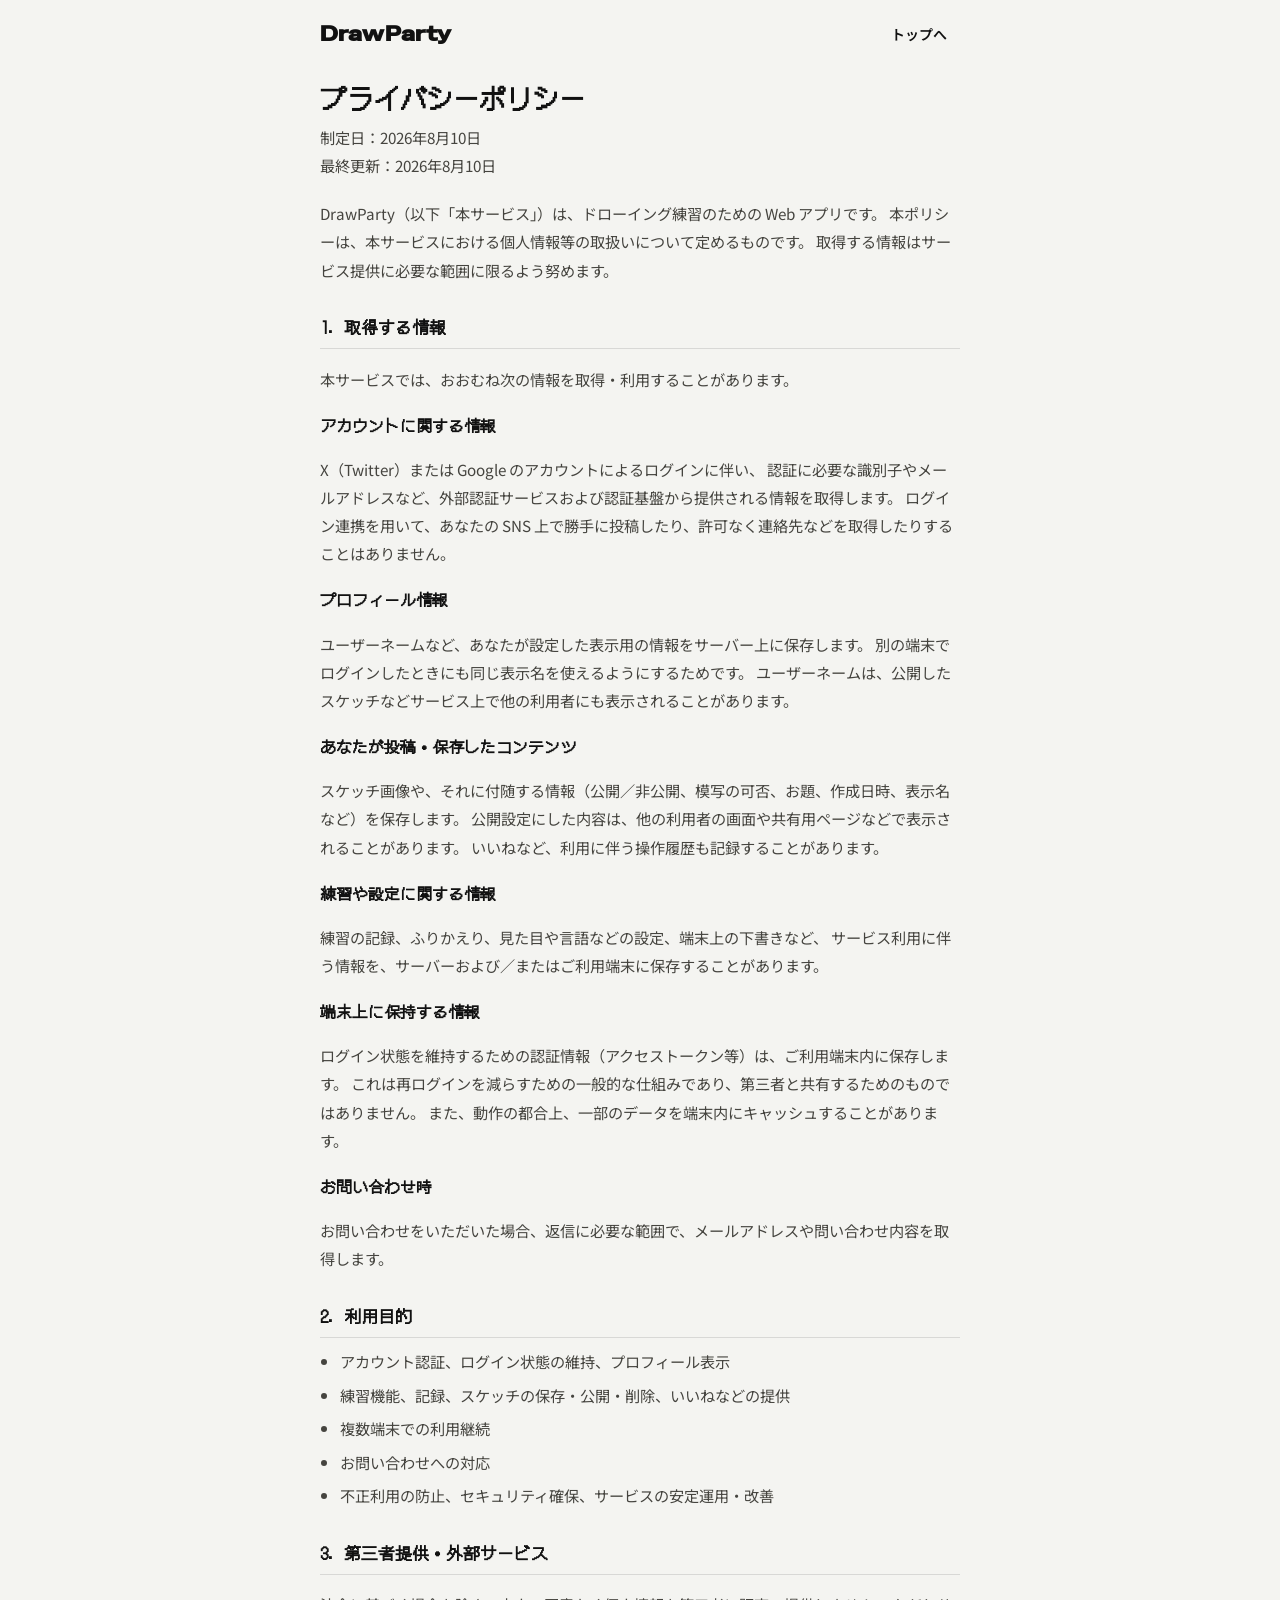
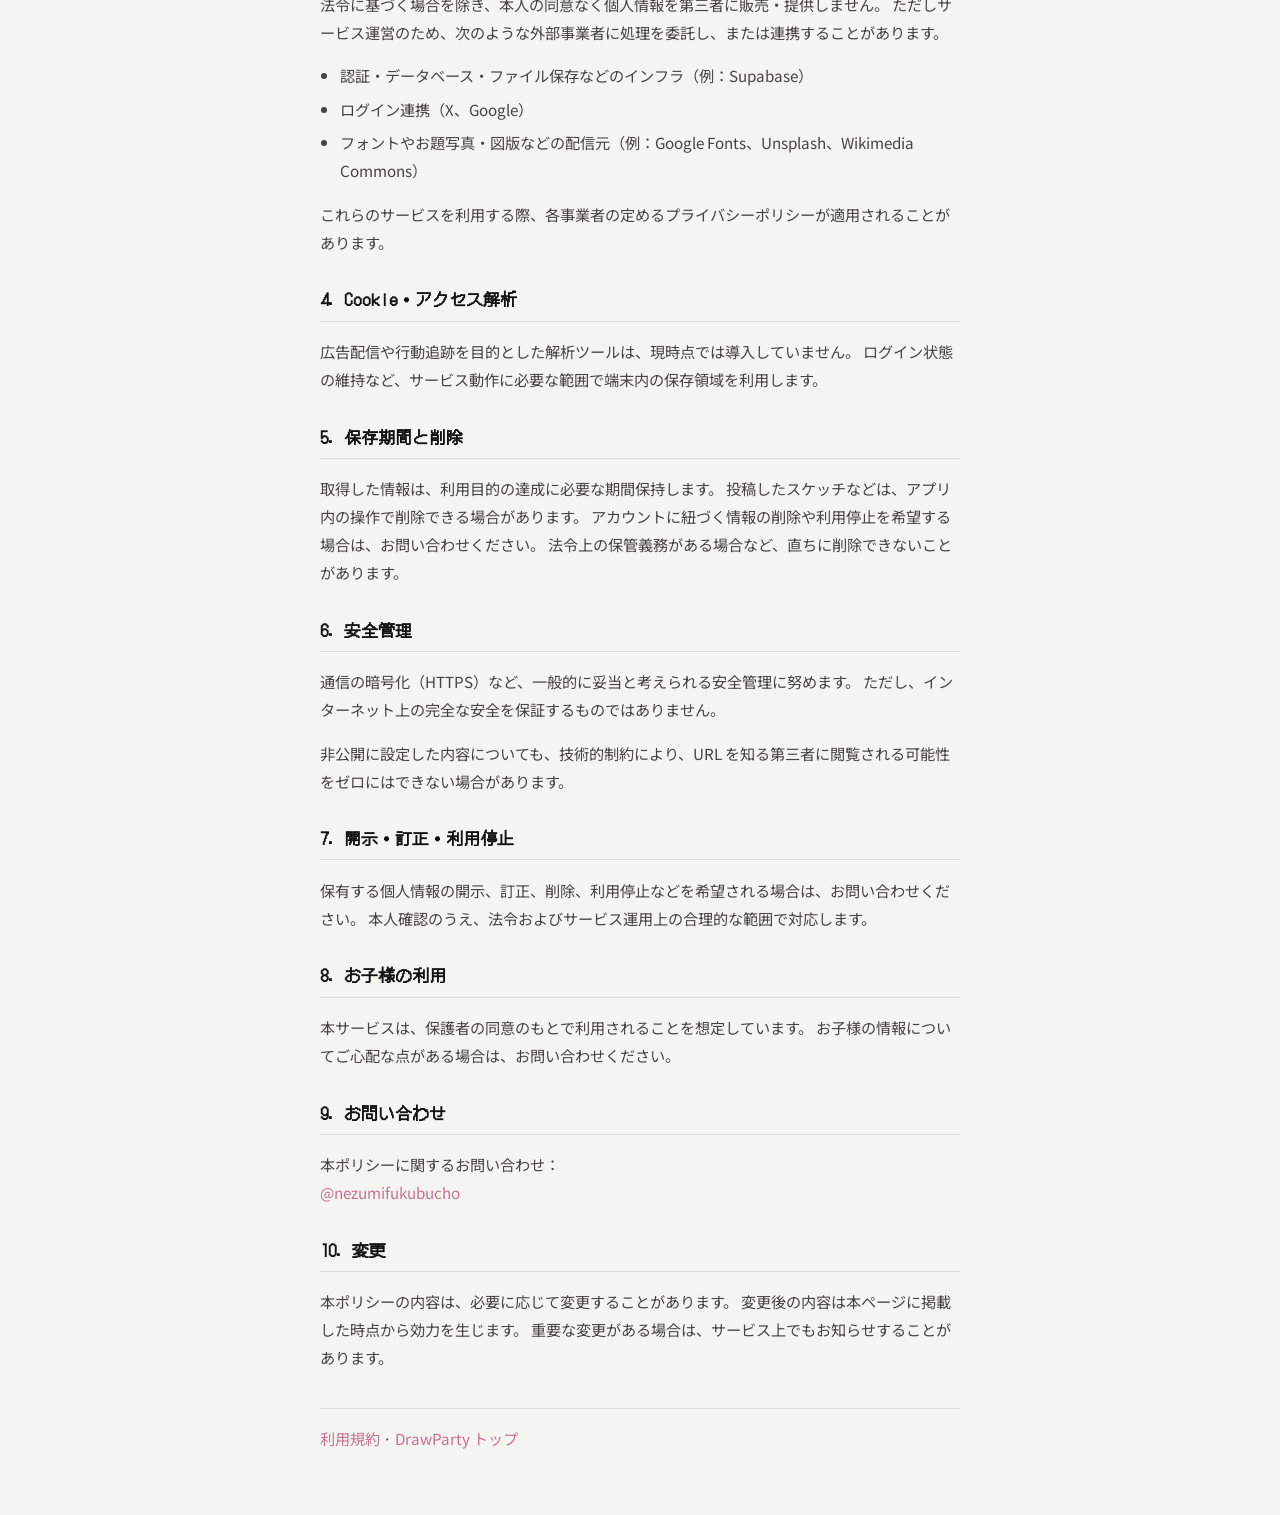
<file: privacy/index.html>
<!DOCTYPE html>
<html lang="ja">
<head>
<meta charset="utf-8">
<meta name="viewport" content="width=device-width, initial-scale=1, viewport-fit=cover">
<meta name="theme-color" content="#f7f7f5">
<title>プライバシーポリシー — DrawParty</title>
<link rel="icon" href="../icons/favicon-32.png" type="image/png" sizes="32x32">
<link rel="icon" href="../icons/icon.svg" type="image/svg+xml">
<link rel="preconnect" href="https://fonts.googleapis.com">
<link rel="preconnect" href="https://fonts.gstatic.com" crossorigin>
<link rel="stylesheet" href="https://fonts.googleapis.com/css2?family=DotGothic16&family=Special+Gothic+Expanded+One&family=Noto+Sans+JP:wght@400;700&display=swap">
<link rel="stylesheet" href="../css/styles.css">
</head>
<body data-theme="light" class="legal-body">
<div class="legal-shell">
  <header class="legal-top">
    <a href="../" class="brand brand-link" aria-label="DrawParty">
      <span class="brand-text">DrawParty</span>
    </a>
    <a href="../" class="btn ghost small">トップへ</a>
  </header>

  <article class="legal">
    <h1>プライバシーポリシー</h1>
    <p class="legal-date">制定日：2026年8月10日<br>最終更新：2026年8月10日</p>

    <p>
      DrawParty（以下「本サービス」）は、ドローイング練習のための Web アプリです。
      本ポリシーは、本サービスにおける個人情報等の取扱いについて定めるものです。
      取得する情報はサービス提供に必要な範囲に限るよう努めます。
    </p>

    <h2>1. 取得する情報</h2>
    <p>本サービスでは、おおむね次の情報を取得・利用することがあります。</p>

    <h3>アカウントに関する情報</h3>
    <p>
      X（Twitter）または Google のアカウントによるログインに伴い、
      認証に必要な識別子やメールアドレスなど、外部認証サービスおよび認証基盤から提供される情報を取得します。
      ログイン連携を用いて、あなたの SNS 上で勝手に投稿したり、許可なく連絡先などを取得したりすることはありません。
    </p>

    <h3>プロフィール情報</h3>
    <p>
      ユーザーネームなど、あなたが設定した表示用の情報をサーバー上に保存します。
      別の端末でログインしたときにも同じ表示名を使えるようにするためです。
      ユーザーネームは、公開したスケッチなどサービス上で他の利用者にも表示されることがあります。
    </p>

    <h3>あなたが投稿・保存したコンテンツ</h3>
    <p>
      スケッチ画像や、それに付随する情報（公開／非公開、模写の可否、お題、作成日時、表示名など）を保存します。
      公開設定にした内容は、他の利用者の画面や共有用ページなどで表示されることがあります。
      いいねなど、利用に伴う操作履歴も記録することがあります。
    </p>

    <h3>練習や設定に関する情報</h3>
    <p>
      練習の記録、ふりかえり、見た目や言語などの設定、端末上の下書きなど、
      サービス利用に伴う情報を、サーバーおよび／またはご利用端末に保存することがあります。
    </p>

    <h3>端末上に保持する情報</h3>
    <p>
      ログイン状態を維持するための認証情報（アクセストークン等）は、ご利用端末内に保存します。
      これは再ログインを減らすための一般的な仕組みであり、第三者と共有するためのものではありません。
      また、動作の都合上、一部のデータを端末内にキャッシュすることがあります。
    </p>

    <h3>お問い合わせ時</h3>
    <p>
      お問い合わせをいただいた場合、返信に必要な範囲で、メールアドレスや問い合わせ内容を取得します。
    </p>

    <h2>2. 利用目的</h2>
    <ul>
      <li>アカウント認証、ログイン状態の維持、プロフィール表示</li>
      <li>練習機能、記録、スケッチの保存・公開・削除、いいねなどの提供</li>
      <li>複数端末での利用継続</li>
      <li>お問い合わせへの対応</li>
      <li>不正利用の防止、セキュリティ確保、サービスの安定運用・改善</li>
    </ul>

    <h2>3. 第三者提供・外部サービス</h2>
    <p>
      法令に基づく場合を除き、本人の同意なく個人情報を第三者に販売・提供しません。
      ただしサービス運営のため、次のような外部事業者に処理を委託し、または連携することがあります。
    </p>
    <ul>
      <li>認証・データベース・ファイル保存などのインフラ（例：Supabase）</li>
      <li>ログイン連携（X、Google）</li>
      <li>フォントやお題写真・図版などの配信元（例：Google Fonts、Unsplash、Wikimedia Commons）</li>
    </ul>
    <p>
      これらのサービスを利用する際、各事業者の定めるプライバシーポリシーが適用されることがあります。
    </p>

    <h2>4. Cookie・アクセス解析</h2>
    <p>
      広告配信や行動追跡を目的とした解析ツールは、現時点では導入していません。
      ログイン状態の維持など、サービス動作に必要な範囲で端末内の保存領域を利用します。
    </p>

    <h2>5. 保存期間と削除</h2>
    <p>
      取得した情報は、利用目的の達成に必要な期間保持します。
      投稿したスケッチなどは、アプリ内の操作で削除できる場合があります。
      アカウントに紐づく情報の削除や利用停止を希望する場合は、お問い合わせください。
      法令上の保管義務がある場合など、直ちに削除できないことがあります。
    </p>

    <h2>6. 安全管理</h2>
    <p>
      通信の暗号化（HTTPS）など、一般的に妥当と考えられる安全管理に努めます。
      ただし、インターネット上の完全な安全を保証するものではありません。
    </p>
    <p>
      非公開に設定した内容についても、技術的制約により、URL を知る第三者に閲覧される可能性をゼロにはできない場合があります。
    </p>

    <h2>7. 開示・訂正・利用停止</h2>
    <p>
      保有する個人情報の開示、訂正、削除、利用停止などを希望される場合は、お問い合わせください。
      本人確認のうえ、法令およびサービス運用上の合理的な範囲で対応します。
    </p>

    <h2>8. お子様の利用</h2>
    <p>
      本サービスは、保護者の同意のもとで利用されることを想定しています。
      お子様の情報についてご心配な点がある場合は、お問い合わせください。
    </p>

    <h2>9. お問い合わせ</h2>
    <p>
      本ポリシーに関するお問い合わせ：<br>
      <a href="https://x.com/nezumifukubucho" target="_blank" rel="noopener noreferrer">@nezumifukubucho</a>
    </p>

    <h2>10. 変更</h2>
    <p>
      本ポリシーの内容は、必要に応じて変更することがあります。
      変更後の内容は本ページに掲載した時点から効力を生じます。
      重要な変更がある場合は、サービス上でもお知らせすることがあります。
    </p>

    <p class="legal-nav">
      <a href="../terms/">利用規約</a>
      ·
      <a href="../">DrawParty トップ</a>
    </p>
  </article>
</div>
</body>
</html>
</file>
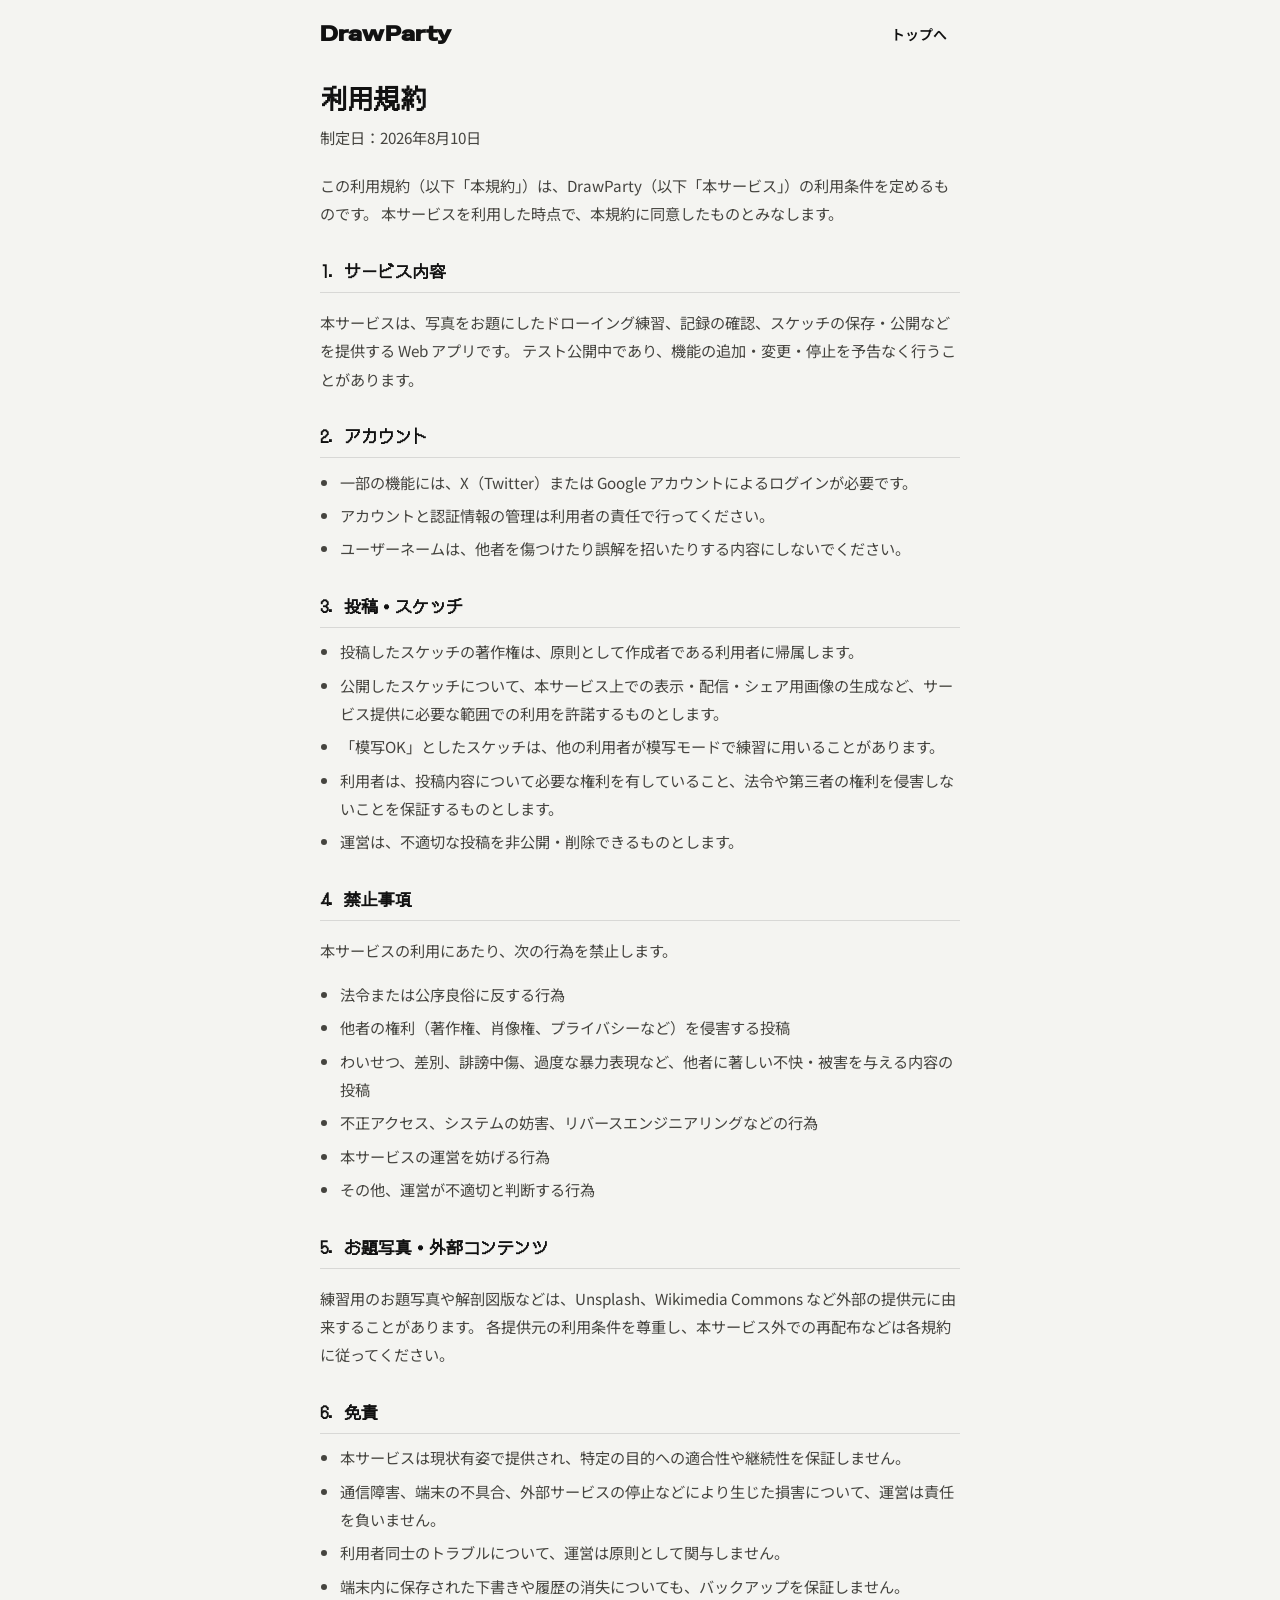
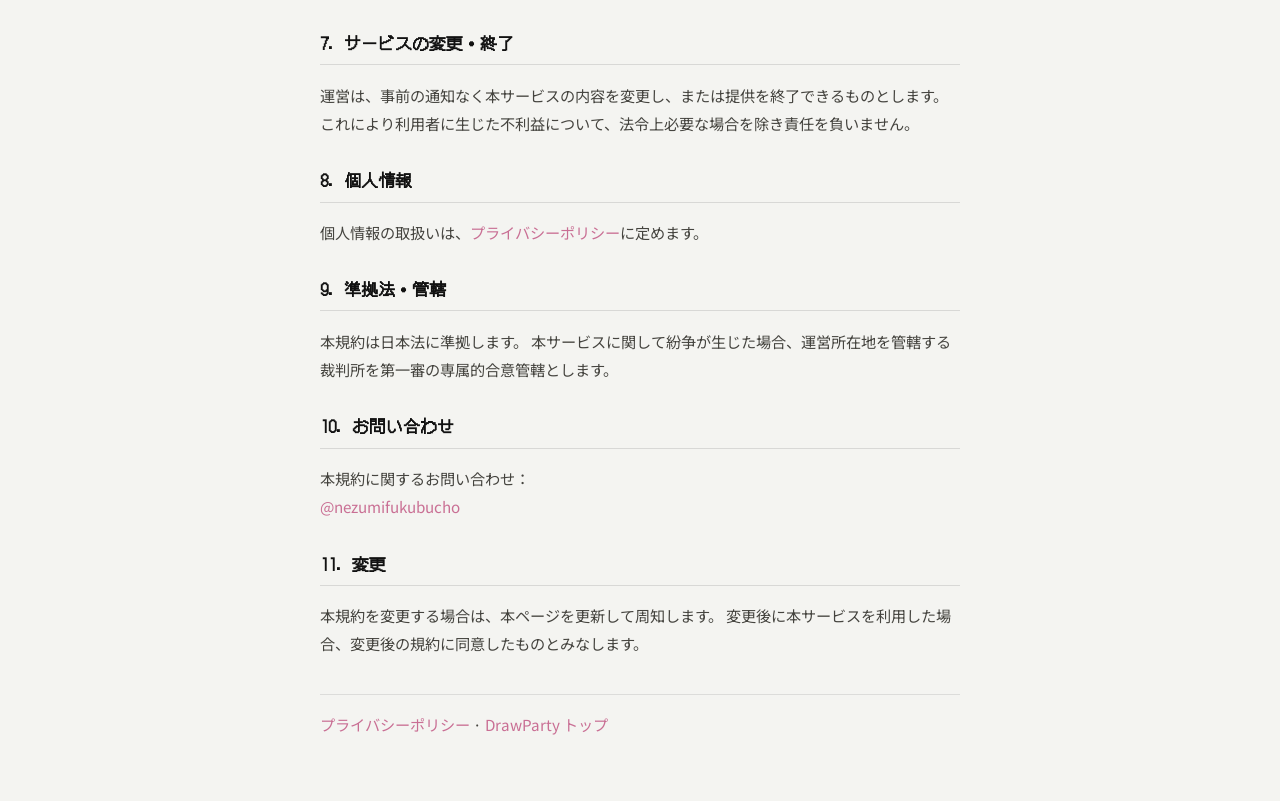
<file: terms/index.html>
<!DOCTYPE html>
<html lang="ja">
<head>
<meta charset="utf-8">
<meta name="viewport" content="width=device-width, initial-scale=1, viewport-fit=cover">
<meta name="theme-color" content="#f7f7f5">
<title>利用規約 — DrawParty</title>
<link rel="icon" href="../icons/favicon-32.png" type="image/png" sizes="32x32">
<link rel="icon" href="../icons/icon.svg" type="image/svg+xml">
<link rel="preconnect" href="https://fonts.googleapis.com">
<link rel="preconnect" href="https://fonts.gstatic.com" crossorigin>
<link rel="stylesheet" href="https://fonts.googleapis.com/css2?family=DotGothic16&family=Special+Gothic+Expanded+One&family=Noto+Sans+JP:wght@400;700&display=swap">
<link rel="stylesheet" href="../css/styles.css">
</head>
<body data-theme="light" class="legal-body">
<div class="legal-shell">
  <header class="legal-top">
    <a href="../" class="brand brand-link" aria-label="DrawParty">
      <span class="brand-text">DrawParty</span>
    </a>
    <a href="../" class="btn ghost small">トップへ</a>
  </header>

  <article class="legal">
    <h1>利用規約</h1>
    <p class="legal-date">制定日：2026年8月10日</p>

    <p>
      この利用規約（以下「本規約」）は、DrawParty（以下「本サービス」）の利用条件を定めるものです。
      本サービスを利用した時点で、本規約に同意したものとみなします。
    </p>

    <h2>1. サービス内容</h2>
    <p>
      本サービスは、写真をお題にしたドローイング練習、記録の確認、スケッチの保存・公開などを提供する Web アプリです。
      テスト公開中であり、機能の追加・変更・停止を予告なく行うことがあります。
    </p>

    <h2>2. アカウント</h2>
    <ul>
      <li>一部の機能には、X（Twitter）または Google アカウントによるログインが必要です。</li>
      <li>アカウントと認証情報の管理は利用者の責任で行ってください。</li>
      <li>ユーザーネームは、他者を傷つけたり誤解を招いたりする内容にしないでください。</li>
    </ul>

    <h2>3. 投稿・スケッチ</h2>
    <ul>
      <li>投稿したスケッチの著作権は、原則として作成者である利用者に帰属します。</li>
      <li>公開したスケッチについて、本サービス上での表示・配信・シェア用画像の生成など、サービス提供に必要な範囲での利用を許諾するものとします。</li>
      <li>「模写OK」としたスケッチは、他の利用者が模写モードで練習に用いることがあります。</li>
      <li>利用者は、投稿内容について必要な権利を有していること、法令や第三者の権利を侵害しないことを保証するものとします。</li>
      <li>運営は、不適切な投稿を非公開・削除できるものとします。</li>
    </ul>

    <h2>4. 禁止事項</h2>
    <p>本サービスの利用にあたり、次の行為を禁止します。</p>
    <ul>
      <li>法令または公序良俗に反する行為</li>
      <li>他者の権利（著作権、肖像権、プライバシーなど）を侵害する投稿</li>
      <li>わいせつ、差別、誹謗中傷、過度な暴力表現など、他者に著しい不快・被害を与える内容の投稿</li>
      <li>不正アクセス、システムの妨害、リバースエンジニアリングなどの行為</li>
      <li>本サービスの運営を妨げる行為</li>
      <li>その他、運営が不適切と判断する行為</li>
    </ul>

    <h2>5. お題写真・外部コンテンツ</h2>
    <p>
      練習用のお題写真や解剖図版などは、Unsplash、Wikimedia Commons など外部の提供元に由来することがあります。
      各提供元の利用条件を尊重し、本サービス外での再配布などは各規約に従ってください。
    </p>

    <h2>6. 免責</h2>
    <ul>
      <li>本サービスは現状有姿で提供され、特定の目的への適合性や継続性を保証しません。</li>
      <li>通信障害、端末の不具合、外部サービスの停止などにより生じた損害について、運営は責任を負いません。</li>
      <li>利用者同士のトラブルについて、運営は原則として関与しません。</li>
      <li>端末内に保存された下書きや履歴の消失についても、バックアップを保証しません。</li>
    </ul>

    <h2>7. サービスの変更・終了</h2>
    <p>
      運営は、事前の通知なく本サービスの内容を変更し、または提供を終了できるものとします。
      これにより利用者に生じた不利益について、法令上必要な場合を除き責任を負いません。
    </p>

    <h2>8. 個人情報</h2>
    <p>
      個人情報の取扱いは、<a href="../privacy/">プライバシーポリシー</a>に定めます。
    </p>

    <h2>9. 準拠法・管轄</h2>
    <p>
      本規約は日本法に準拠します。
      本サービスに関して紛争が生じた場合、運営所在地を管轄する裁判所を第一審の専属的合意管轄とします。
    </p>

    <h2>10. お問い合わせ</h2>
    <p>
      本規約に関するお問い合わせ：<br>
      <a href="https://x.com/nezumifukubucho" target="_blank" rel="noopener noreferrer">@nezumifukubucho</a>
    </p>

    <h2>11. 変更</h2>
    <p>
      本規約を変更する場合は、本ページを更新して周知します。
      変更後に本サービスを利用した場合、変更後の規約に同意したものとみなします。
    </p>

    <p class="legal-nav">
      <a href="../privacy/">プライバシーポリシー</a>
      ·
      <a href="../">DrawParty トップ</a>
    </p>
  </article>
</div>
</body>
</html>
</file>
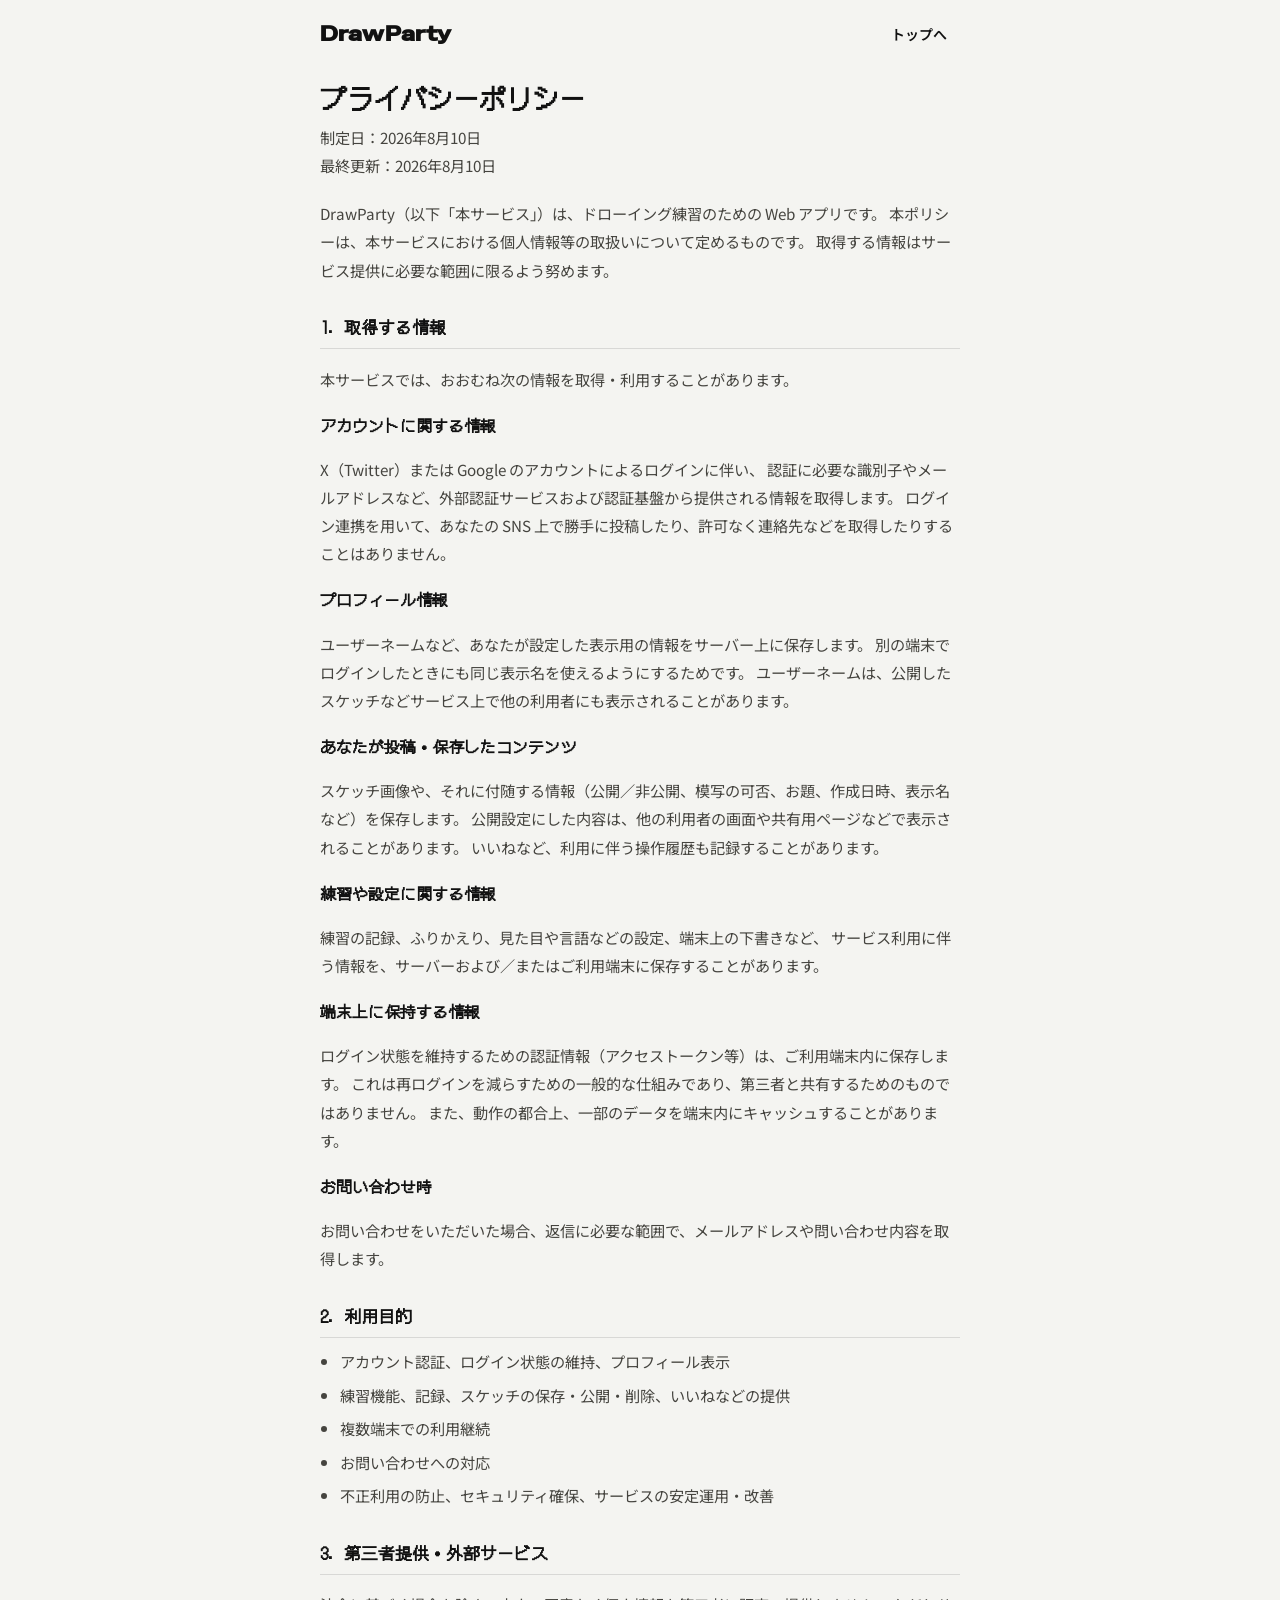
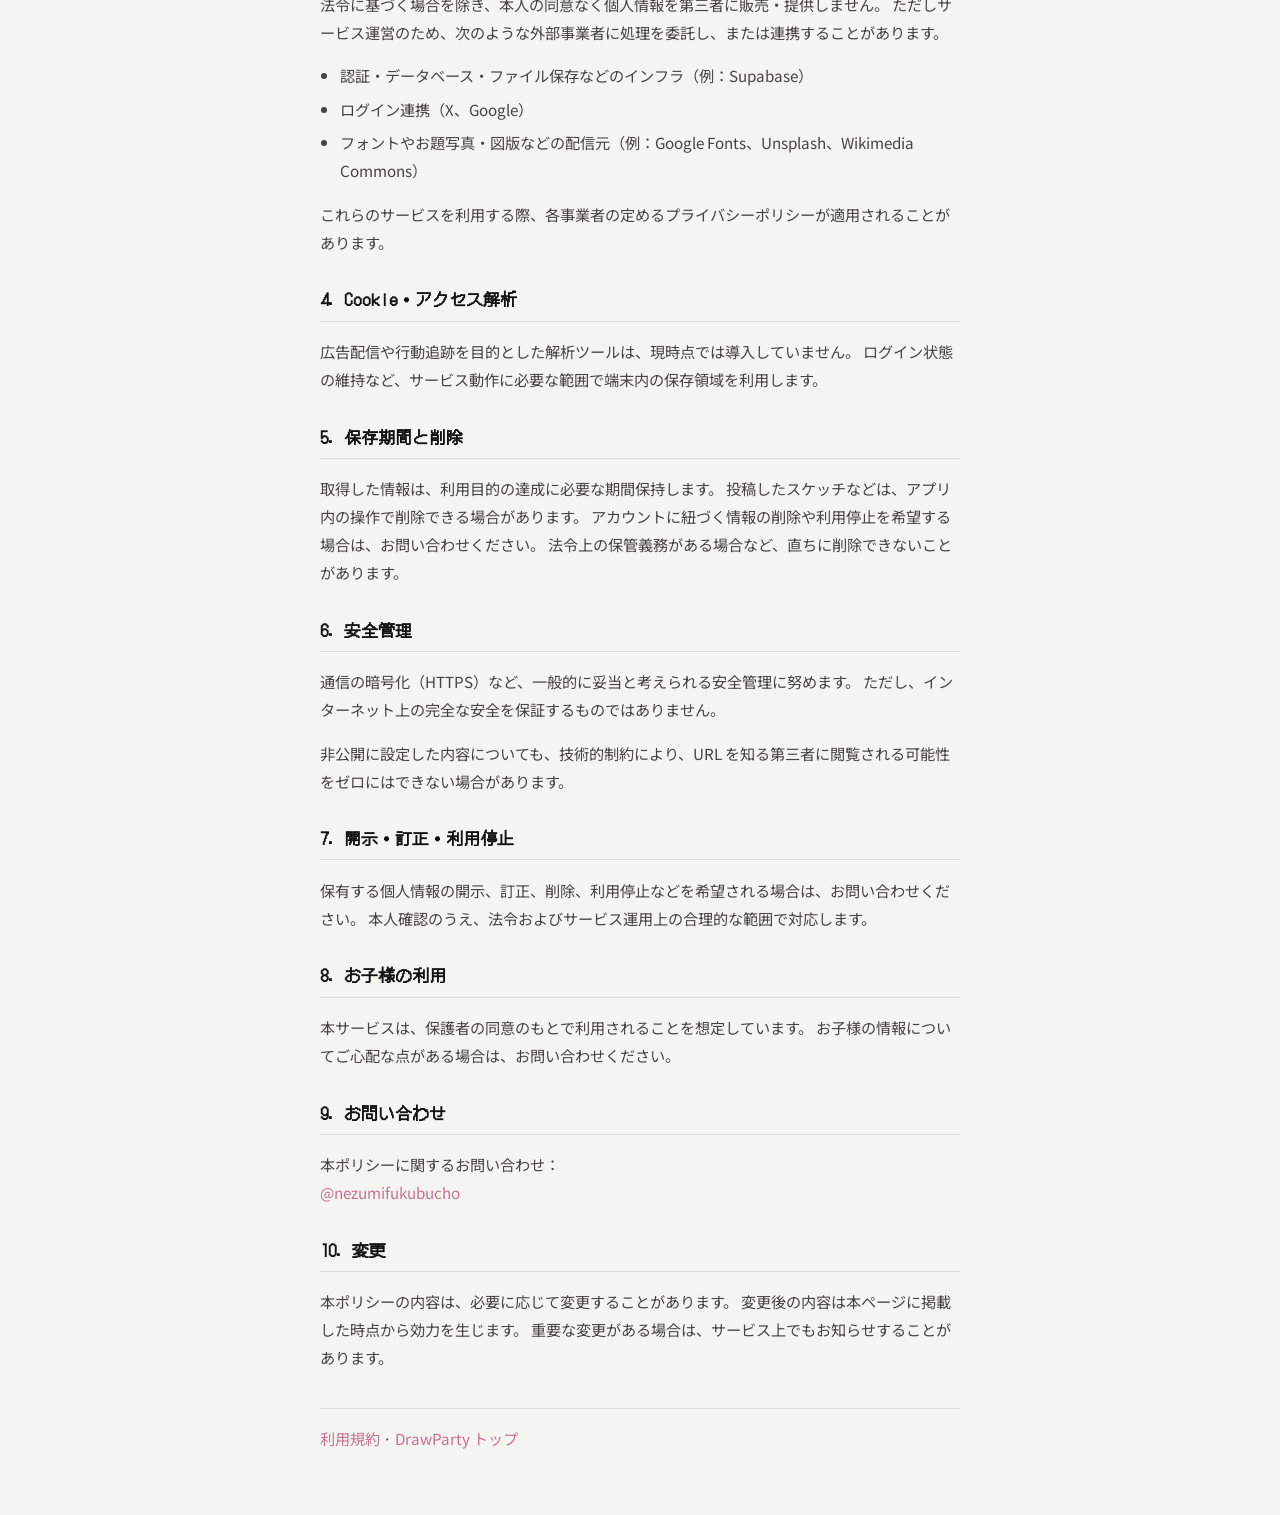
<file: privacy.html>
<!DOCTYPE html>
<html lang="ja">
<head>
<meta charset="utf-8">
<meta http-equiv="refresh" content="0; url=/privacy/">
<link rel="canonical" href="/privacy/">
<title>Redirecting…</title>
<script>location.replace('/privacy/' + location.search + location.hash);</script>
</head>
<body>
<p><a href="/privacy/">こちら</a>へ移動します。</p>
</body>
</html>
</file>
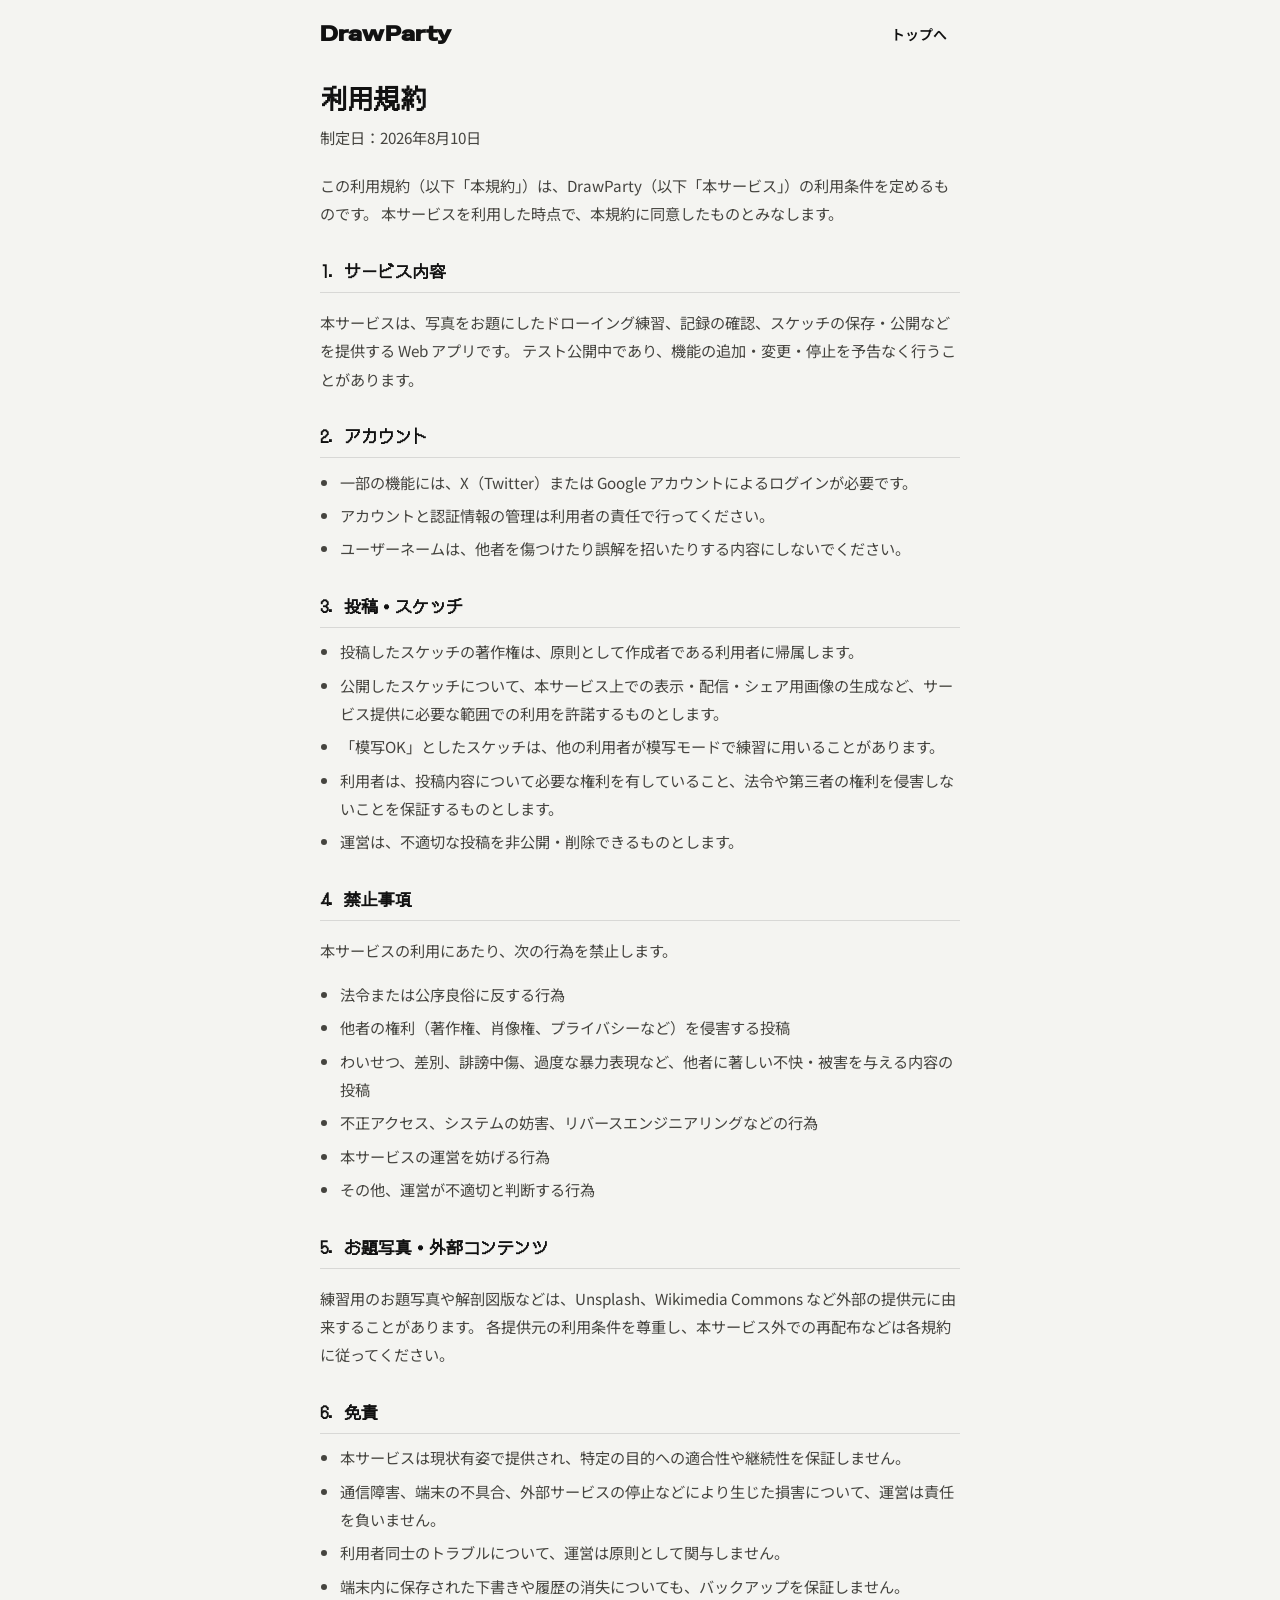
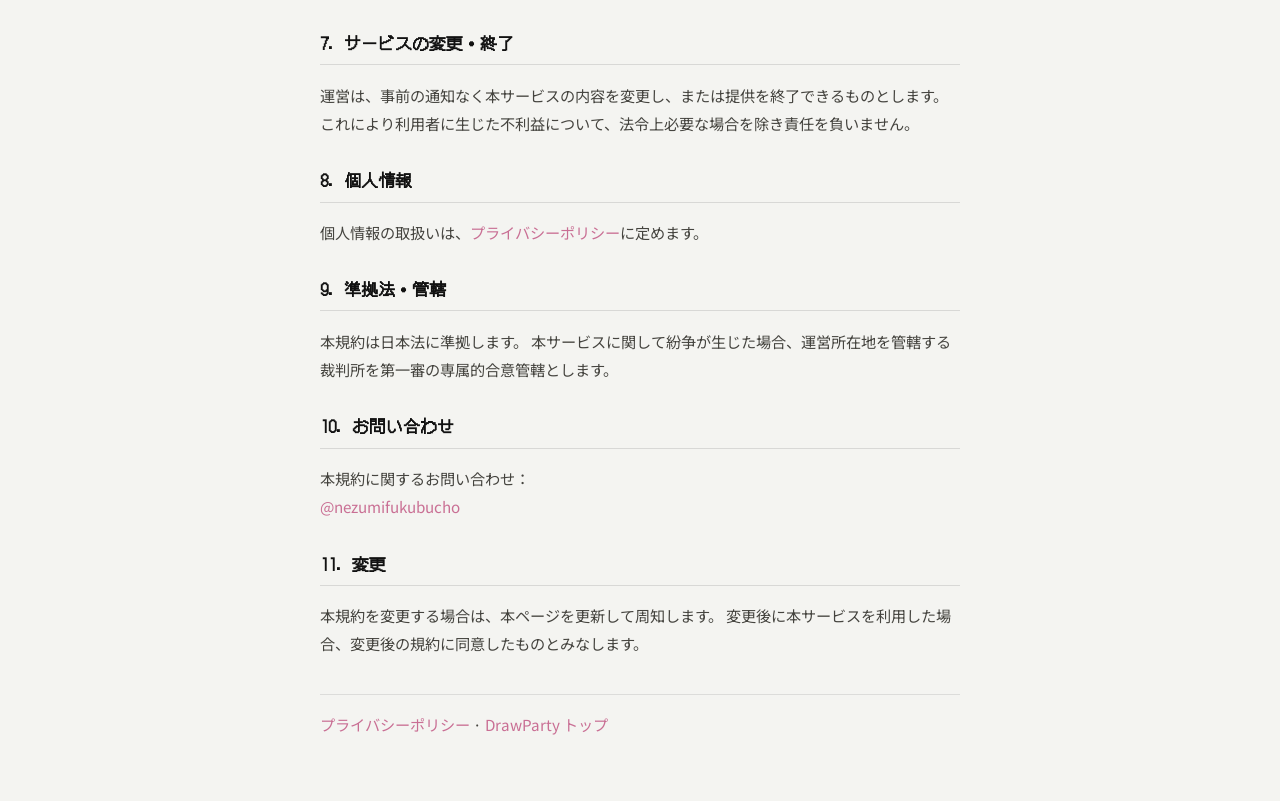
<file: terms.html>
<!DOCTYPE html>
<html lang="ja">
<head>
<meta charset="utf-8">
<meta http-equiv="refresh" content="0; url=/terms/">
<link rel="canonical" href="/terms/">
<title>Redirecting…</title>
<script>location.replace('/terms/' + location.search + location.hash);</script>
</head>
<body>
<p><a href="/terms/">こちら</a>へ移動します。</p>
</body>
</html>
</file>
<file: css/styles.css>
/* Croqui — 配色とサイズ */

/*
 * 既定はライト。やわらかい地に白いカードを置く。
 * 押してほしいものは「黒いピル」で示し、色は小さい要素にだけ差す。
 * 色数を増やすとお題の写真の色と喧嘩するので、面はグレースケールに寄せてある。
 *
 * 書体はシステムの丸ゴシック。Web フォントを読まないのは、
 * オフラインでも同じ見た目で立ち上がってほしいから。
 */
:root, body[data-theme='light'] {
  --bg: #f4f4f1;
  --surface: #ffffff;
  --surface-2: #efefeb;
  --line: transparent;
  --line-strong: transparent;
  --text: #111111;
  --text-soft: #45443f;
  --muted: #8b8b85;
  --accent: #111111;          /* 押してほしいもの＝黒 */
  --accent-ink: #ffffff;
  --accent-soft: #efefeb;
  --accent-dim: #d4d4ce;
  --cta-bg: #111111;
  --cta-ink: #ffffff;
  --brand: #e89ab8;           /* くすみピンク。塗り */
  --brand-ink: #c96f94;       /* くすみピンク。文字 */
  --lime: #8ed94b;            /* 黄緑。塗り */
  --lime-ink: #5a9c1e;        /* 黄緑。文字 */
  --mint: #8ed94b;
  --sun: #ffcc3d;
  --good: #4aa80c;            /* 「できた」の緑。塗りの黄緑と同系で、白地でも読める */
  --danger: #f2544b;
  --like: #ff6b81;            /* いいね（全体統一） */
  --like-on: #f03d5a;
  --like-soft: color-mix(in srgb, var(--like) 18%, transparent);
  --radius: 22px;
  --radius-sm: 14px;
  --pad: 18px;
  --lift: none;
  --lift-accent: none;
  --font-display: 'Special Gothic Expanded One', 'Arial Black', 'Helvetica Neue',
                  'Hiragino Maru Gothic ProN', 'Yu Gothic UI', system-ui, sans-serif;
  --font-ja: 'DotGothic16', 'Hiragino Sans', 'Noto Sans JP', system-ui, sans-serif;
  --font-body: 'Noto Sans JP', 'Hiragino Sans', 'Hiragino Kaku Gothic ProN',
               'Yu Gothic UI', 'Yu Gothic', system-ui, sans-serif;
}

/* 夜用。同じ設計のまま地と文字を入れ替える */
body[data-theme='dark'] {
  --bg: #000000;
  --surface: #151515;
  --surface-2: #202020;
  --text: #ffffff;
  --text-soft: #c9c9c9;
  --muted: #7e7e7e;
  --accent: #ffffff;
  --accent-ink: #000000;
  --accent-soft: #202020;
  --accent-dim: #3a3a3a;
  --cta-bg: #ffffff;
  --cta-ink: #000000;
  --brand: #e89ab8;
  --brand-ink: #e8b8cb;       /* 黒地なので明るい方が読める */
  --lime: #a6e864;
  --lime-ink: #a6e864;
  --mint: #a6e864;
  --good: #a6e864;
}

/* claude.ai 寄りの紙っぽい配色も残してある */
body[data-theme='paper'] {
  --bg: #f5f4ee;
  --surface: #fffefb;
  --surface-2: #efeee7;
  --line: #e4e2d8;
  --line-strong: #d6d3c7;
  --text: #2b2a27;
  --text-soft: #55534d;
  --muted: #8a8880;
  --accent: #c96442;
  --accent-ink: #fffefb;
  --accent-soft: #f4e7e0;
  --accent-dim: #e0b9a8;
  --cta-bg: #c96442;
  --cta-ink: #fffefb;
  --brand: #c96442;
  --brand-ink: #c96442;
  --lime: #6f8f3a;
  --lime-ink: #55702a;
  --mint: #4f7d5e;
  --sun: #c08a2e;
  --good: #4f7d5e;
  --danger: #b3503c;
  --radius: 12px;
  --radius-sm: 9px;
  --font-display: 'Special Gothic Expanded One', 'Arial Black', 'Helvetica Neue',
                  'Hiragino Maru Gothic ProN', 'Yu Gothic UI', system-ui, sans-serif;
}

/*
 * パステルRPGスキン。
 * 明暗（theme）とは別軸。やわらかいパステルと、ゲームUIっぽいふち・影。
 */
body[data-skin='pastel-rpg'] {
  --bg: #f3eef8;
  --surface: #fff7fb;
  --surface-2: #efe4f4;
  --line: #e4d2ea;
  --line-strong: #d4b9df;
  --text: #3a2f4a;
  --text-soft: #5f5070;
  --muted: #9a89aa;
  --accent: #7ec8b5;
  --accent-ink: #1f3f38;
  --accent-soft: #dff4ee;
  --accent-dim: #b7e2d6;
  --cta-bg: #2b2a27;
  --cta-ink: #ffffff;
  --brand: #e8a8bc;
  --brand-ink: #c9789a;
  --lime: #b8e986;
  --lime-ink: #5f9a2e;
  --mint: #7ec8b5;
  --sun: #ffd98a;
  --good: #5f9a2e;
  --danger: #e8898a;
  --radius: 18px;
  --radius-sm: 12px;
  --lift: none;
  --lift-accent: none;
}

body[data-skin='pastel-rpg'][data-theme='dark'] {
  --bg: #2a2438;
  --surface: #3a314c;
  --surface-2: #4a405e;
  --line: #5a4f70;
  --line-strong: #6e6286;
  --text: #f7eef8;
  --text-soft: #d8cce4;
  --muted: #a898b8;
  --accent: #8fd9c6;
  --accent-ink: #1a2e2a;
  --accent-soft: #3d4f4a;
  --accent-dim: #5a7a70;
  --cta-bg: #f4f1ec;
  --cta-ink: #1a1916;
  --brand: #e8a8bc;
  --brand-ink: #e8b8cb;
  --lime: #c8f090;
  --lime-ink: #c8f090;
  --mint: #8fd9c6;
  --sun: #ffe0a0;
  --good: #c8f090;
  --danger: #f0a0a4;
  --lift: none;
  --lift-accent: none;
}

body[data-skin='pastel-rpg'][data-theme='paper'] {
  --bg: #f8f2e8;
  --surface: #fffaf3;
  --surface-2: #f0e6d8;
  --line: #e6d8c4;
  --line-strong: #d4c2a8;
  --text: #4a3a32;
  --text-soft: #6a564c;
  --muted: #a08a7a;
  --accent: #7ec8b5;
  --accent-ink: #1f3f38;
  --accent-soft: #e4f4ee;
  --accent-dim: #b7e2d6;
  --cta-bg: #2b2a27;
  --cta-ink: #ffffff;
  --brand: #e8a8bc;
  --brand-ink: #c9789a;
  --lift: none;
  --lift-accent: none;
}

/* パステルRPG：細いドット地（カラフルな水玉はなし） */
body[data-skin='pastel-rpg'] {
  background-color: var(--bg);
  background-image:
    radial-gradient(color-mix(in srgb, var(--line) 55%, transparent) 1.2px, transparent 1.3px);
  background-size: 18px 18px;
  background-attachment: fixed;
}
body[data-skin='pastel-rpg'] .card,
body[data-skin='pastel-rpg'] .streak-card,
body[data-skin='pastel-rpg'] .menu-card,
body[data-skin='pastel-rpg'] .primary-card {
  border-width: 2px;
  border-style: solid;
}
body[data-skin='pastel-rpg'] .primary-card .btn.primary {
  margin-bottom: 0;
}

/* フラットなピルボタン（グラデーションなし） */
body[data-skin='pastel-rpg'] .btn {
  border: 1.5px solid color-mix(in srgb, var(--text) 12%, transparent);
  border-radius: 999px;
  background: var(--surface-2);
  background-image: none;
  box-shadow: none;
  font-weight: 700;
  letter-spacing: .02em;
}
body[data-skin='pastel-rpg'] .btn:active {
  transform: scale(.98);
  opacity: .88;
  box-shadow: none;
}
body[data-skin='pastel-rpg'] .btn.primary,
body[data-skin='pastel-rpg'] .btn.cta {
  color: var(--cta-ink);
  border-color: var(--cta-bg);
  background: var(--cta-bg);
  background-image: none;
  box-shadow: none;
  text-shadow: none;
}
body[data-skin='pastel-rpg'] .btn.primary:active,
body[data-skin='pastel-rpg'] .btn.cta:active {
  transform: scale(.98);
  opacity: .9;
  box-shadow: none;
}
body[data-skin='pastel-rpg'] .btn.ghost {
  background: transparent;
  border-color: var(--line-strong);
}
body[data-skin='pastel-rpg'] .btn.big {
  border-radius: 999px;
  padding-top: 16px;
  padding-bottom: 16px;
}
body[data-skin='pastel-rpg'] .chip {
  border: 1.5px solid var(--line);
  background: var(--surface-2);
  background-image: none;
  box-shadow: none;
}
body[data-skin='pastel-rpg'] .chip:active {
  transform: scale(.98);
  opacity: .88;
  box-shadow: none;
}
body[data-skin='pastel-rpg'] .chip.on {
  border-width: 1.5px;
  border-color: color-mix(in srgb, var(--accent-ink) 28%, transparent);
  color: var(--accent-ink);
  background: var(--accent);
  background-image: none;
  box-shadow: none;
}
body[data-skin='pastel-rpg'] .menu-card {
  background: var(--surface);
  background-image: none;
  box-shadow: none;
}
body[data-skin='pastel-rpg'] .menu-card:active {
  transform: scale(.99);
  opacity: .92;
  box-shadow: none;
}
body[data-skin='pastel-rpg'] .tabbar button.on {
  border: 1.5px solid transparent;
  background: var(--cta-bg);
  background-image: none;
  color: var(--cta-ink);
  box-shadow: none;
}
body[data-skin='pastel-rpg'] .tabbar button.on:active {
  transform: scale(.98);
  opacity: .9;
  box-shadow: none;
}
body[data-skin='pastel-rpg'] .confirm-dialog-btn {
  border: 1.5px solid color-mix(in srgb, var(--text) 12%, transparent);
  border-radius: 999px;
  box-shadow: none;
  font-weight: 700;
}
body[data-skin='pastel-rpg'] .confirm-dialog-btn.ok {
  background: var(--cta-bg);
  background-image: none;
  color: var(--cta-ink);
  border-color: var(--cta-bg);
  box-shadow: none;
}
body[data-skin='pastel-rpg'] .confirm-dialog-btn:active {
  transform: scale(.98);
  opacity: .9;
  box-shadow: none;
}
body[data-skin='pastel-rpg'] .tabbar {
  background: color-mix(in srgb, var(--surface) 92%, transparent);
  border-top: 2px solid var(--line);
  backdrop-filter: blur(8px);
}
body[data-skin='pastel-rpg'] .brand {
  color: var(--brand-ink);
}
.review-note-bubble {
  position: relative;
  margin: 0 0 16px;
  max-width: 100%;
}
.review-note-field {
  position: relative;
  width: 100%;
}
.review-note-bubble::after {
  content: '';
  position: absolute;
  left: 22px;
  bottom: -8px;
  width: 12px;
  height: 12px;
  background: var(--surface);
  border-right: 1px solid color-mix(in srgb, var(--text) 10%, transparent);
  border-bottom: 1px solid color-mix(in srgb, var(--text) 10%, transparent);
  transform: rotate(45deg);
}
.review-note-input {
  display: block;
  width: 100%;
  min-height: 56px;
  max-height: 120px;
  margin: 0;
  padding: 16px 18px 44px;
  font-family: var(--font-body);
  font-size: 20px;
  font-weight: 400;
  line-height: 1.45;
  letter-spacing: 0.02em;
  resize: none;
  overflow: hidden;
  border-radius: 18px;
  background: var(--surface);
  border: 1px solid color-mix(in srgb, var(--text) 10%, transparent);
  color: var(--text);
  box-shadow: 0 2px 12px color-mix(in srgb, #000 5%, transparent);
}
.review-note-input::placeholder {
  color: var(--muted);
  opacity: 0.8;
  font-weight: 400;
}
.review-note-input:focus {
  outline: none;
  border-color: color-mix(in srgb, var(--accent) 40%, transparent);
}
.review-note-save {
  position: absolute;
  right: 10px;
  bottom: 10px;
}
.review-section-title,
.section-head h2.review-section-title {
  margin: 0 0 8px;
  font-size: 20px;
  font-family: var(--font-ja);
  font-weight: 800;
  letter-spacing: .02em;
  color: var(--text);
}
.screen-page-title { margin: 0 0 14px; }
body[data-skin='pastel-rpg'] .week-col.on .week-box {
  color: #fff;
}

* { box-sizing: border-box; }

.icon { display: block; }
.icon-wrap { display: inline-flex; }
[data-icon] { display: inline-flex; align-items: center; justify-content: center; gap: 6px; }

/* display を持つクラスが hidden 属性に勝ってしまうので、ここで押さえておく */
[hidden] { display: none !important; }

html, body {
  margin: 0;
  padding: 0;
  background-color: var(--bg);
  color: var(--text);
  font-family: var(--font-body);
  font-size: 16px;
  line-height: 1.6;
  -webkit-font-smoothing: antialiased;
  overscroll-behavior-y: auto;
}

/*
 * 練習中だけスクロール止める。in-session クラスは残留することがあるので
 * data-screen で判定する（showScreen が毎回セットする）。
 */
body[data-screen='session'],
html[data-screen='session'] {
  overflow: hidden !important;
  height: 100%;
}

body:not([data-screen='session']),
html:not([data-screen='session']) {
  overflow-y: auto !important;
  -webkit-overflow-scrolling: touch;
  height: auto;
  min-height: 100%;
}

/* 練習画面以外では fixed ステージを完全に無効化 */
body:not([data-screen='session']) #screen-session {
  display: none !important;
  pointer-events: none !important;
  visibility: hidden !important;
}

.sheet[hidden],
.confirm-dialog[hidden],
.lightbox[hidden],
.feedback-bubble[hidden] {
  pointer-events: none !important;
}

.filter-defs { position: absolute; width: 0; height: 0; }

a { color: var(--accent); text-decoration: none; }
a:hover,
a:focus,
a:active { color: var(--accent); text-decoration: none; }

.muted { color: var(--muted); }
.small { font-size: 13px; font-family: var(--font-body); }
.label { font-size: 12px; letter-spacing: .08em; color: var(--muted); text-transform: uppercase; }

/* 日本語 UI: 見出しだけドット書体、本文は --font-body を継承 */
html:lang(ja) h1,
html:lang(ja) h2,
html:lang(ja) h3,
html:lang(ja) .bridge-card h2,
html:lang(ja) .sheet-inner h2,
html:lang(ja) .section-head h2,
html:lang(ja) .week-review-title,
html:lang(ja) .focus-title,
html:lang(ja) .feedback-bubble-title,
html:lang(ja) .feedback-tab,
html:lang(ja) .btn.big,
html:lang(ja) .menu-title,
html:lang(ja) .drill-name,
html:lang(ja) .bridge-meta,
html:lang(ja) .chip,
html:lang(ja) .tabbar button,
html:lang(ja) .atelier-tabs button { font-family: var(--font-ja); }

/* ---------- 画面 ---------- */

.screen { display: none; padding: max(12px, env(safe-area-inset-top)) 0 40px; }
.screen.is-active { display: block; }
.screen:not(.session) { max-width: 832px; margin: 0 auto; padding-left: var(--pad); padding-right: var(--pad); }
.screen.center { display: none; }
.screen.center.is-active { display: flex; align-items: center; justify-content: center; min-height: 100dvh; }

.topbar {
  display: flex; align-items: center; justify-content: flex-start;
  gap: 8px; margin-bottom: 18px;
}
.topbar-start {
  display: flex;
  align-items: center;
  gap: 2px;
  min-width: 0;
  flex-shrink: 0;
}
.topbar-actions { display: flex; gap: 6px; margin-left: auto; flex-shrink: 0; }
.brand {
  font-size: 23px; margin: 0; letter-spacing: .03em;
  font-family: var(--font-display); font-weight: 800; color: var(--text);
}
.brand.plain { font-size: 21px; font-weight: 700; }

.section-head { display: flex; align-items: center; justify-content: space-between; margin-bottom: 10px; }
.section-head h2 { font-size: 15px; margin: 0; color: var(--muted); font-weight: 700; letter-spacing: .04em; }

.card, .streak-card, .focus-card {
  background: var(--surface);
  border: 1px solid var(--line);
  border-radius: var(--radius);
  box-shadow: var(--lift);
  padding: var(--pad);
  margin-bottom: 14px;
}

/* ---------- サイト入室ゲート（閉じられないダイアログ） ---------- */

.site-gate-dialog {
  z-index: 10000 !important;
  background: rgba(30, 20, 25, .55);
  pointer-events: auto !important;
}
html[data-site-unlocked] .site-gate-dialog,
.site-gate-dialog[hidden] {
  display: none !important;
  pointer-events: none !important;
}
.site-gate-inner {
  display: flex;
  flex-direction: column;
  gap: 12px;
  text-align: center;
  pointer-events: auto;
  position: relative;
  z-index: 1;
}
.site-gate-brand {
  font-family: var(--font-display);
  font-size: 22px;
  letter-spacing: .04em;
  color: var(--brand-ink);
}
.site-gate-inner .confirm-dialog-msg {
  margin: 0;
  color: var(--muted);
  font-size: 13px;
}
.site-gate-input { text-align: center; }
.site-gate-msg { min-height: 1.2em; margin: 0; }
.site-gate-msg.is-error {
  color: var(--danger);
  font-weight: 700;
}
.site-gate-dialog.is-shake .site-gate-inner {
  animation: site-gate-shake .35s ease;
}
@keyframes site-gate-shake {
  0%, 100% { transform: translateX(0); }
  25% { transform: translateX(-6px); }
  50% { transform: translateX(6px); }
  75% { transform: translateX(-4px); }
}
.site-gate-inner .confirm-dialog-actions { justify-content: stretch; }
.site-gate-inner .confirm-dialog-btn.ok {
  width: 100%;
  padding: 12px 20px;
}

/* ---------- ホーム ---------- */

.streak-main { display: flex; align-items: baseline; gap: 8px; }
.streak-num { font-size: 44px; font-weight: 700; line-height: 1; }
.streak-unit { color: var(--muted); }
.streak-label { font-size: 11px; color: var(--muted); }
.streak-dots { display: flex; gap: 4px; margin-top: 12px; }
.dot { width: 100%; height: 6px; border-radius: 3px; background: var(--surface-2); }
.dot.on { background: var(--brand); }
.streak-flame { filter: saturate(.85); }

/* 押せないものはカードにしない。カードだらけだとどれがボタンか分からなくなる */
.focus-card {
  background: none; border: none; box-shadow: none;
  padding: 4px 4px 12px; margin-bottom: 10px;
}
.focus-title { font-size: 19px; font-weight: 700; margin-top: 2px; font-family: var(--font-display); }
.focus-title.small-title { font-size: 17px; }
.focus-desc { margin: 6px 0 0; font-size: 14px; }

.badge {
  font-size: 12px; color: var(--accent-ink); background: var(--accent);
  border-radius: 999px; padding: 3px 11px; font-weight: 700;
}

.menu-card {
  display: block; width: 100%; text-align: left;
  background: var(--surface); color: var(--text);
  border: 1px solid var(--line); border-radius: var(--radius);
  box-shadow: var(--lift);
  padding: 14px var(--pad); margin-bottom: 12px;
  font: inherit; cursor: pointer;
  transition: border-color .15s, transform .06s, box-shadow .06s;
}
.menu-card:hover { border-color: var(--accent-dim); }
.menu-card:active { transform: translateY(3px); box-shadow: none; }
.menu-title { font-size: 18px; font-weight: 800; font-family: var(--font-display); letter-spacing: .02em; }
.menu-sub { font-size: 13px; margin-top: 2px; }
.menu-steps { margin-top: 6px; }
.menu-time { margin-top: 8px; font-size: 13px; color: var(--brand-ink); font-weight: 600; }

.chips { display: flex; flex-wrap: wrap; gap: 8px; }
.chip {
  border: 1px solid var(--line); background: var(--surface-2); color: var(--text-soft);
  border-radius: 999px; padding: 7px 15px; font: inherit; font-size: 14px; cursor: pointer;
  box-shadow: var(--lift); transition: transform .06s, box-shadow .06s;
}
.chip:active { transform: translateY(2px); box-shadow: none; }
.chip.on {
  background: var(--accent); border-color: var(--accent); color: var(--accent-ink); font-weight: 700;
  box-shadow: var(--lift-accent);
}
.chip.locked { opacity: .4; cursor: not-allowed; }

.home-footer { text-align: center; margin-top: 20px; }

/* ---------- ボタン ---------- */

.btn {
  font: inherit; font-weight: 600; border-radius: 999px; padding: 11px 20px; cursor: pointer;
  background: var(--surface-2); color: var(--text); border: 1px solid var(--line);
  box-shadow: var(--lift); transition: transform .06s, box-shadow .06s;
  text-decoration: none;
}
.btn:active { transform: translateY(3px); box-shadow: none; }
.btn.primary {
  background: var(--accent); color: var(--accent-ink); border-color: var(--accent);
  font-weight: 700; box-shadow: var(--lift-accent);
}
.btn.ghost { background: transparent; }
.btn.danger { color: var(--danger); border-color: color-mix(in srgb, var(--danger) 40%, transparent); }
.btn.big { width: 100%; padding: 15px; font-size: 17px; }
.btn.small { padding: 6px 12px; font-size: 14px; }

.icon-btn {
  background: var(--surface); border: none; color: var(--text);
  font-size: 18px; line-height: 1; cursor: pointer;
  width: 40px; height: 40px; border-radius: 50%;
  display: inline-flex; align-items: center; justify-content: center;
}
.icon-btn:hover { background: var(--surface-2); }
.icon-btn:active { transform: scale(.92); }
/* 戻る／進む矢印は作品ページと同じく丸背景なし */
.icon-btn[data-icon="back"],
.icon-btn[data-icon="forward"] {
  background: transparent;
  border-radius: 0;
  flex-shrink: 0;
}
.icon-btn[data-icon="back"]:hover,
.icon-btn[data-icon="forward"]:hover {
  background: transparent;
}

.row { display: flex; align-items: center; gap: 10px; flex-wrap: wrap; margin: 10px 0; }
.stack { display: flex; flex-direction: column; gap: 10px; }

.input {
  width: 100%; font: inherit; padding: 10px 12px; border-radius: 10px;
  background: var(--surface-2); border: 1px solid var(--line); color: var(--text);
}
.note {
  width: 100%; font: inherit; padding: 12px; border-radius: 10px; resize: vertical;
  background: var(--surface-2); border: 1px solid var(--line); color: var(--text);
}

/* ---------- セッション画面 ---------- */

.screen.session { padding: 0; }
.screen.session.is-active { display: block; }

.stage {
  position: fixed; inset: 0; background: #0b0c0f;
  display: flex; align-items: center; justify-content: center;
}
.stage-inner {
  position: relative; display: flex;
  max-width: 100%; max-height: 100dvh;
}
.ref-image {
  display: block; max-width: 100vw; max-height: 100dvh;
  object-fit: contain; transition: filter .2s;
}

/* お題写真の右下。押すと別の写真に差し替える（タイマーはそのまま） */
.ref-swap {
  position: absolute;
  right: 10px;
  bottom: 10px;
  z-index: 4;
  width: max-content;
  min-width: max-content;
  max-width: none;
  height: 36px;
  padding: 0 12px 0 10px;
  border: none;
  border-radius: 999px;
  background: rgba(11, 12, 15, .72);
  color: #fff;
  display: inline-flex;
  flex-direction: row;
  flex-wrap: nowrap;
  align-items: center;
  justify-content: center;
  gap: 6px;
  cursor: pointer;
  backdrop-filter: blur(4px);
  box-shadow: 0 2px 10px rgba(0, 0, 0, .35);
  transition: transform .06s, background .15s;
  font: inherit;
  font-size: 12px;
  font-weight: 700;
  letter-spacing: .04em;
  white-space: nowrap;
  writing-mode: horizontal-tb;
  line-height: 1;
}
.ref-swap:hover { background: rgba(11, 12, 15, .88); }
.ref-swap:active { transform: scale(.94); }
.ref-swap .icon { width: 18px; height: 18px; flex: 0 0 auto; display: block; }
.ref-swap > span {
  display: inline-block;
  flex: 0 0 auto;
  white-space: nowrap;
  writing-mode: horizontal-tb;
  line-height: 1;
}

.grid-overlay {
  position: absolute; inset: 0; pointer-events: none;
  background-image:
    linear-gradient(to right, rgba(255,255,255,.32) 1px, transparent 1px),
    linear-gradient(to bottom, rgba(255,255,255,.32) 1px, transparent 1px);
  background-size: 25% 25%;
  mix-blend-mode: difference;
}

.memory-cover {
  position: absolute; inset: 0; background: #0b0c0f;
  display: flex; align-items: center; justify-content: center;
}
.memory-cover-inner { text-align: center; color: var(--muted); }

.stage-message {
  position: absolute; color: var(--muted); font-size: 14px;
  padding: 20px; text-align: center;
}

.hud-top, .hud-bottom {
  position: absolute; left: 0; right: 0; padding: 10px 14px;
  display: flex; align-items: center; gap: 10px;
  background: linear-gradient(to bottom, rgba(11,12,15,.85), transparent);
}
.hud-top { top: 0; padding-top: max(10px, env(safe-area-inset-top)); justify-content: space-between; }
.hud-bottom {
  bottom: 0; flex-direction: column;
  padding-bottom: max(14px, env(safe-area-inset-bottom));
  background: linear-gradient(to top, rgba(11,12,15,.85), transparent);
}

.hud-center { text-align: center; }
.drill-name { font-size: 15px; font-weight: 600; }
.drill-progress { font-size: 12px; }

.hud-cue {
  position: absolute; top: 64px; left: 0; right: 0;
  text-align: center; pointer-events: none;
}
.hud-cue p {
  display: inline-block; margin: 0; max-width: min(90%, 520px);
  background: rgba(11,12,15,.7); color: #e6e8ee;
  padding: 6px 14px; border-radius: 999px; font-size: 13px;
}

.timebar { width: 100%; height: 4px; background: rgba(255,255,255,.14); border-radius: 2px; overflow: hidden; }
.timebar-fill {
  height: 100%; background: var(--accent);
  transform-origin: left; transform: scaleX(0);
}

.hud-controls { display: flex; align-items: center; justify-content: center; gap: 16px; margin-top: 12px; }
.tool-btn {
  background: rgba(255,255,255,.08); border: none; color: var(--text);
  width: 42px; height: 42px; border-radius: 50%; font-size: 17px; cursor: pointer;
}
.round-btn {
  background: var(--accent); border: none; color: var(--accent-ink);
  width: 60px; height: 60px; border-radius: 50%; font-size: 22px; cursor: pointer;
  box-shadow: 0 3px 0 rgba(0, 0, 0, .3); transition: transform .06s, box-shadow .06s;
}
.round-btn:active { transform: translateY(3px); box-shadow: none; }
.time-left {
  background: transparent; border: none; color: var(--text);
  font-size: 26px; font-variant-numeric: tabular-nums; min-width: 66px; cursor: pointer;
}

.attr-box {
  position: absolute; right: 12px; top: 58px;
  background: rgba(11,12,15,.9); border: 1px solid var(--line);
  border-radius: 10px; padding: 8px 12px; font-size: 12px; color: var(--muted);
  max-width: 70vw;
}

/* ---------- ドリル説明 ---------- */

.bridge-card {
  max-width: 598px; width: 100%; padding: var(--pad);
  display: flex; flex-direction: column; gap: 10px; text-align: center;
}
.bridge-card h2 { font-size: 27px; margin: 0; font-family: var(--font-display); font-weight: 600; }
.cue-text {
  background: var(--surface); border: 1px solid var(--accent-dim);
  border-radius: var(--radius); padding: 12px; margin: 4px 0; color: var(--accent);
}
.bridge-cue {
  font-size: 17px; font-weight: 700; font-family: var(--font-ja);
  color: var(--text-soft); margin: 0; line-height: 1.7;
}
.bridge-cue .bridge-lead {
  margin: 0;
  font: inherit;
  color: inherit;
  line-height: inherit;
}
.hint-list,
.menu-hints,
.bridge-hints {
  list-style: disc;
  margin: 0;
  padding: 0 0 0 1.35em;
  text-align: left;
  font-family: var(--font-body);
  font-weight: 400;
  font-size: 15px;
  line-height: 1.6;
  color: var(--text-soft);
}
.bridge-cue .hint-list,
.bridge-cue .bridge-hints {
  display: inline-block;
}
.hint-list li,
.menu-hints li,
.bridge-hints li {
  margin: 0.25em 0;
  padding-left: 0.15em;
  font-weight: 400;
}
.menu-sub .menu-hints {
  font-size: 13px;
}
.bridge-meta { margin-bottom: 6px; font-size: 22px; font-weight: 800; font-family: var(--font-ja); color: var(--text); }

/* ---------- ふりかえり ---------- */

.review-summary { text-align: center; }
.review-big { font-size: 46px; font-weight: 900; line-height: 1.1; font-family: var(--font-display); letter-spacing: .02em; font-stretch: expanded; }
.review-big span { font-size: 18px; color: var(--muted); margin-left: 4px; }
.review-drills { list-style: none; padding: 0; margin: 12px 0; }
.review-drills li {
  display: flex; justify-content: space-between;
  padding: 6px 0; border-bottom: 1px solid var(--line); font-size: 14px;
}

.rating-row { display: flex; gap: 8px; margin: 12px 0; }
.rate-btn {
  flex: 1; font: inherit; font-size: 13px; padding: 12px 6px; cursor: pointer;
  background: var(--surface-2); border: 1px solid var(--line); border-radius: 10px; color: var(--muted);
}
.rate-btn.on { border-color: var(--accent); color: var(--accent); }

.drawing-strip {
  display: grid; grid-template-columns: repeat(auto-fill, minmax(96px, 1fr));
  gap: 8px; margin-top: 10px;
  align-items: start;
}

/* ---------- ふりかえり：シンプル横並び ---------- */

.review-board {
  margin-top: 12px;
}

.review-board-row {
  padding: 12px 0;
  border-top: 1px solid var(--line);
}
.review-board-row:first-child {
  border-top: none;
  padding-top: 0;
}

.review-board-scroll {
  display: flex;
  flex-direction: row;
  flex-wrap: nowrap;
  align-items: stretch;
  gap: 8px;
  overflow-x: auto;
  overflow-y: hidden;
  -webkit-overflow-scrolling: touch;
  padding-bottom: 2px;
  scroll-snap-type: x proximity;
}

.review-board-cell,
.review-board-other {
  flex: 0 0 calc((100% - 5 * 8px) / 6);
  width: calc((100% - 5 * 8px) / 6);
  min-width: calc((100% - 5 * 8px) / 6);
  max-width: calc((100% - 5 * 8px) / 6);
  scroll-snap-align: start;
}

.review-board-thumb-wrap {
  position: relative;
  width: 100%;
}

.review-board-thumb {
  display: block;
  width: 100%;
  aspect-ratio: 3 / 4;
  padding: 0;
  margin: 0;
  border: 1px solid var(--line);
  border-radius: var(--radius-sm);
  background: var(--surface-2);
  cursor: pointer;
  overflow: hidden;
  font: inherit;
}

.review-board-thumb img {
  width: 100%;
  height: 100%;
  object-fit: contain;
  display: block;
  background: #fff;
}

.review-board-cell.is-excluded .review-board-thumb {
  opacity: 0.45;
}

.review-board-cell--mine .review-board-thumb {
  border: 2px solid var(--brand);
}

.review-board-divider {
  flex: 0 0 2px;
  width: 2px;
  min-width: 2px;
  align-self: stretch;
  margin: 2px 4px;
  border-radius: 1px;
  background: color-mix(in srgb, var(--text) 22%, var(--line));
}

.review-board-prompt {
  cursor: default;
  background: color-mix(in srgb, var(--text) 4%, var(--surface-2));
}

.review-board-prompt.is-empty {
  display: flex;
  align-items: center;
  justify-content: center;
  color: var(--muted);
  font-size: 18px;
  font-weight: 700;
}

.review-board-prompt img {
  object-fit: cover;
}

.review-board-other.is-mine .review-board-thumb {
  border: 2px solid color-mix(in srgb, var(--brand) 55%, var(--line));
}

.review-board-dl {
  position: absolute;
  right: 4px;
  bottom: 4px;
  z-index: 1;
  display: inline-flex;
  align-items: center;
  justify-content: center;
  width: 28px;
  height: 28px;
  padding: 0;
  border-radius: 50%;
  border: 1px solid var(--line);
  background: var(--surface);
  color: var(--text);
  cursor: pointer;
}
.review-board-dl:active {
  transform: scale(0.92);
}

.review-board-empty {
  flex: 1 1 auto;
  align-self: center;
  min-width: 100px;
  margin: 0;
  padding: 8px 4px;
  font-size: 12px;
  line-height: 1.45;
  text-align: center;
}

.review-board-loading {
  margin: 6px 0 0;
  font-size: 12px;
}

.review-board-row .strip-shot {
  margin-top: 10px;
}

.review-board-row .strip-shot-controls {
  flex-direction: row;
  flex-wrap: wrap;
  justify-content: flex-start;
  gap: 10px 16px;
  padding: 0;
}

@media (max-width: 520px) {
  .review-board-cell,
  .review-board-other {
    flex: 0 0 calc((100% - 2 * 8px) / 3);
    width: calc((100% - 2 * 8px) / 3);
    min-width: calc((100% - 2 * 8px) / 3);
    max-width: calc((100% - 2 * 8px) / 3);
  }
}

.drawing-strip-vertical {
  display: grid;
  grid-template-columns: 1fr 1fr;
  gap: 12px;
}
.strip-bulk {
  display: flex;
  flex-direction: column;
  gap: 8px;
  margin-top: 12px;
}
.review-settings {
  display: flex;
  flex-wrap: wrap;
  align-items: center;
  gap: 8px 10px;
  margin-top: 12px;
  padding: 12px 14px;
  border-radius: var(--radius-sm);
  background: color-mix(in srgb, var(--brand) 12%, var(--surface-2));
}
.review-settings-label {
  flex: 0 0 auto;
  font-size: 13px;
  font-weight: 800;
  letter-spacing: .04em;
  color: var(--text);
}
.review-settings-sep {
  flex: 0 0 auto;
  color: var(--muted);
  font-weight: 600;
  user-select: none;
}
.review-settings-items {
  display: flex;
  flex-wrap: wrap;
  align-items: center;
  gap: 10px 16px;
  flex: 1 1 auto;
  min-width: 0;
}
.check-row {
  display: inline-flex;
  align-items: center;
  gap: 8px;
  cursor: pointer;
  font-size: 14px;
  font-weight: 700;
  color: var(--text);
  user-select: none;
}
.check-row input[type="checkbox"] {
  appearance: auto;
  width: 18px;
  height: 18px;
  margin: 0;
  flex-shrink: 0;
  accent-color: var(--accent);
  cursor: pointer;
}
.check-row.is-off {
  color: var(--muted);
  font-weight: 600;
}
.review-settings .strip-bulk-hint {
  flex: 1 1 100%;
  margin: 0;
  padding: 0;
}
.strip-bulk .toggle-row {
  font-size: 14px;
  font-weight: 700;
  padding: 10px 12px;
  border-radius: var(--radius-sm);
  background: color-mix(in srgb, var(--brand) 14%, var(--surface-2));
}
.strip-bulk .toggle-row.is-off {
  background: var(--surface-2);
  color: var(--muted);
}
.strip-bulk-hint {
  margin: -2px 0 0;
  padding: 0 4px;
  font-size: 11px;
  line-height: 1.4;
}
.strip-item {
  padding: 6px; overflow: hidden; cursor: pointer;
  border: 1px solid var(--line-strong); border-radius: var(--radius-sm); background: #fff;
  min-height: 88px; display: flex; align-items: center; justify-content: center;
}
.drawing-strip-vertical .strip-shot {
  flex-direction: column;
  align-items: stretch;
  gap: 10px;
}
.drawing-strip-vertical .strip-item {
  width: 100%;
  flex: 0 0 auto;
  min-height: 120px;
  padding: 8px;
  border: 2px solid color-mix(in srgb, var(--text) 16%, var(--line));
  background: #fff;
}
.drawing-strip-vertical .strip-item img {
  max-height: 180px;
}
.strip-shot-controls {
  display: flex;
  flex-direction: row;
  flex-wrap: wrap;
  align-items: center;
  justify-content: center;
  gap: 14px 20px;
  width: 100%;
  min-width: 0;
  margin-top: 0;
  padding: 2px 4px 0;
}
.drawing-strip-vertical .strip-shot-controls {
  flex-direction: column;
  align-items: center;
  gap: 10px;
  padding-top: 4px;
}
.strip-control-group {
  display: flex;
  align-items: center;
  justify-content: center;
  min-width: 0;
  flex: 0 0 auto;
}
.strip-control-group--copy {
  justify-content: center;
}
.strip-shot-controls .check-row {
  flex: 0 1 auto;
  min-width: 0;
  font-size: 12px;
  font-weight: 600;
  justify-content: center;
}
.strip-shot-controls .check-row.is-off {
  color: var(--muted);
}
.strip-shot-controls .toggle-row {
  flex: 0 1 auto;
  min-width: 0;
  gap: 6px;
  font-size: 12px;
  font-weight: 600;
  padding: 0;
  border-radius: 0;
  background: transparent;
  justify-content: center;
}
.strip-shot-controls .toggle-row > span:first-child {
  min-width: 0;
  overflow: hidden;
  text-overflow: ellipsis;
  white-space: nowrap;
}
.strip-shot-controls .toggle-row.is-off {
  background: transparent;
  color: var(--muted);
}
.strip-shot-controls .toggle-track {
  width: 38px;
  height: 22px;
  border-radius: 11px;
}
.strip-shot-controls .toggle-track::after {
  width: 16px;
  height: 16px;
  top: 3px;
  left: 3px;
}
.strip-shot-controls .toggle-row input:checked + .toggle-track::after {
  transform: translateX(16px);
}
.strip-copy-hint {
  margin: 0;
  font-size: 11px;
  color: var(--muted);
  line-height: 1.35;
}
.strip-item img {
  width: 100%; height: auto; max-height: 160px; object-fit: contain; display: block;
}
.strip-item:active { opacity: .6; }

/* ---------- ホームの上段（ストリーク・XP・クエスト・バッジ） ---------- */

.hero { background: var(--surface); }
.streak-num { font-family: var(--font-display); font-weight: 900; letter-spacing: .02em; }
.level-chip { font-family: var(--font-display); color: var(--brand); }
.hero-top {
  display: grid;
  grid-template-columns: 1fr auto 1fr;
  align-items: flex-end;
  gap: 12px;
}
.streak-main { justify-self: start; }
.hero-stats { justify-self: center; }
.level-chip { justify-self: end; }
.streak-flame { font-size: 24px; }
.streak-num { font-size: 40px; font-stretch: expanded; }

.level-chip {
  display: flex; flex-direction: column; align-items: flex-end; line-height: 1.2;
  font-weight: 700; color: var(--brand-ink); font-family: var(--font-display);
}

.xp-row { display: flex; align-items: center; gap: 10px; margin-top: 10px; }
.xp-track {
  flex: 1; height: 12px; border-radius: 999px; overflow: hidden;
  background: var(--surface-2); border: 1px solid var(--line);
}
.xp-fill {
  height: 100%; width: 0;
  background: var(--brand);
  transition: width .6s cubic-bezier(.2, .8, .3, 1);
}

/* 獲得したときのお祝い */
.celebrate {
  position: fixed; left: 50%; top: 22%; transform: translateX(-50%);
  z-index: 70; text-align: center; pointer-events: none;
  background: var(--surface); border: 2px solid var(--accent);
  border-radius: var(--radius); box-shadow: var(--lift-accent);
  padding: 18px 26px; animation: pop .5s cubic-bezier(.2, 1.4, .4, 1);
}
.celebrate .big { font-size: 40px; }
.celebrate .title { font-weight: 700; margin-top: 4px; }
@keyframes pop {
  0% { transform: translateX(-50%) scale(.6); opacity: 0; }
  100% { transform: translateX(-50%) scale(1); opacity: 1; }
}

/* いちばん押してほしいものだけ大きく、残りは静かに */
.primary-card {
  position: relative; background: var(--surface); color: var(--text);
  border: none; padding: 20px var(--pad); overflow: hidden;
}
.primary-card .btn.primary { margin-top: 14px; }
/* ピンクは小さく差すだけ。面は塗らない */
.primary-card .menu-kicker { font-size: 12px; letter-spacing: .06em; color: var(--brand-ink); font-weight: 700; }
.primary-head {
  display: flex; align-items: center; justify-content: space-between; gap: 8px;
}
.done-badge {
  display: flex; align-items: center; gap: 6px; font-size: 13px; font-weight: 700; color: var(--good);
}
.done-badge .done-check {
  width: 20px; height: 20px; border-radius: 50%; flex: none;
  display: flex; align-items: center; justify-content: center;
  background: var(--good); color: #fff; font-size: 12px; font-weight: 700;
}
.pending-badge {
  display: flex; align-items: center; gap: 6px;
  font-size: 13px; font-weight: 700; color: var(--muted);
}
.pending-badge .pending-check {
  width: 20px; height: 20px; border-radius: 50%; flex: none;
  display: flex; align-items: center; justify-content: center;
  background: var(--surface-2);
  color: var(--muted);
  border: 1.5px solid color-mix(in srgb, var(--muted) 40%, transparent);
  font-size: 11px; font-weight: 700;
  opacity: .85;
}
.primary-card .menu-title.big { color: var(--text); }
.primary-card .menu-title.big { font-size: 32px; font-weight: 900; line-height: 1.2; font-family: var(--font-display); letter-spacing: .04em; }
.primary-card .menu-sub { color: var(--text-soft); font-size: 14px; margin: 6px 0 0; }

/* 今日の DAILY がまだのとき */
.primary-card.daily-pending {
  box-shadow: 0 0 0 2px color-mix(in srgb, var(--brand) 40%, transparent);
}

.menu-card.slim {
  display: flex; align-items: baseline; justify-content: space-between; gap: 10px;
  padding: 12px var(--pad); margin-bottom: 8px;
}
.menu-card.slim .menu-title { font-size: 15px; font-weight: 600; }
.menu-card.slim .menu-time { margin-top: 0; font-size: 12px; }

/* 理屈は読みたい人だけ開く */
.why { margin-top: 10px; }
.why > summary {
  cursor: pointer; font-size: 13px; color: var(--muted);
  list-style: none; padding: 6px 0;
}
.why > summary::-webkit-details-marker { display: none; }
.why > summary::before { content: '＋ '; }
.why[open] > summary::before { content: '− '; }
.why > p, .why > div { font-size: 13px; color: var(--text-soft); margin: 4px 0 0; }
.bridge-card .why { text-align: left; }

/* ---------- 描くところ ---------- */

/*
 * 上の帯にタイマーを真ん中で置き、その下を「左＝お題／右＝キャンバス」に割る。
 * 狭い画面では左を畳んで、お題は小窓（ref-mini）に退避する。
 * 手順は右上に置いて、写真の邪魔になったら畳めるようにしてある。
 */
.pad-wrap {
  position: absolute; inset: 0; z-index: 10;
  display: flex; flex-direction: column; background: #fffdf8;
}
.pad-body { flex: 1; display: flex; min-height: 0; position: relative; }
.pad-ref { display: none; position: relative; overflow: hidden; }
.pad-canvas { position: relative; flex: 1; min-width: 0; display: flex; }
.pad { flex: 1; width: 100%; touch-action: none; cursor: crosshair; }
.pad-lock-msg {
  position: absolute; inset: 0; z-index: 4;
  display: flex; align-items: center; justify-content: center;
  background: rgba(255, 253, 248, 0.92);
  pointer-events: auto;
  text-align: center; padding: 24px;
}
.pad-lock-msg p {
  margin: 0; font-size: 18px; font-weight: 700; color: #2b2a27; line-height: 1.5;
}
.pad-guide {
  position: absolute; left: 50%; top: 12px; transform: translateX(-50%);
  z-index: 4; margin: 0; max-width: min(92%, 420px);
  padding: 8px 14px; border-radius: 999px;
  background: rgba(43, 42, 39, 0.88); color: #fffdf8;
  font-size: 13px; font-weight: 700; text-align: center;
  pointer-events: none;
}
.memory-start-draw {
  position: absolute;
  left: 50%;
  bottom: max(16px, env(safe-area-inset-bottom));
  transform: translateX(-50%);
  z-index: 4;
}
.pad-wrap.is-memory-look .pad-guide {
  top: max(12px, env(safe-area-inset-top));
}
.pad-wrap.is-memory-draw .pad-guide,
.pad-wrap.is-memory-compare .pad-guide {
  top: 12px;
}
.pad-wrap.is-memory-look .pad-body { flex-direction: column; }
.pad-wrap.is-memory-look .pad-ref {
  display: flex; flex: 1; align-items: center; justify-content: center;
  background: #14130f; min-height: 0;
}
.pad-wrap.is-memory-look .pad-ref img {
  max-width: 100%; max-height: 100%; object-fit: contain; display: block;
}
/* 見る時間は描けない。前の課題の線が潰れて見えないようキャンバスごと隠す */
.pad-wrap.is-memory-look .pad-canvas { display: none !important; }
.pad-wrap.is-memory-look .ref-mini-wrap,
.pad-wrap.is-memory-look .pad-tools,
.pad-wrap.is-memory-look #pad-next,
.pad-wrap.is-memory-look #pad-skip { display: none !important; }
.pad-wrap.is-memory-draw .ref-mini-wrap { display: none !important; }
.pad-wrap.is-memory-draw .pad-ref .ref-swap { display: none !important; }
.pad-wrap.is-memory-compare .pad-body { flex-direction: column; }
.pad-wrap.is-memory-compare .pad-ref {
  display: flex; flex: 1; align-items: center; justify-content: center;
  background: #14130f; min-height: 0;
}
.pad-wrap.is-memory-compare .pad-ref img {
  max-width: 100%; max-height: 100%; object-fit: contain; display: block;
}
.pad-wrap.is-memory-compare .pad-canvas { flex: 1; min-height: 0; }
.pad-wrap.is-memory-compare .ref-mini-wrap,
.pad-wrap.is-memory-compare .pad-tools,
.pad-wrap.is-memory-compare #pad-next,
.pad-wrap.is-memory-compare #pad-skip,
.pad-wrap.is-memory-compare .pad-ref .ref-swap { display: none !important; }
@media (min-width: 900px) {
  .pad-wrap.is-memory-compare .pad-body { flex-direction: row; }
  .pad-wrap.is-memory-compare .pad-ref { flex: 0 0 46%; }
}

/* 左上のお題。狭い画面用の退避小窓（暗記の描く中は出さない） */
.ref-mini-wrap {
  position: absolute; left: 10px; top: 10px; z-index: 3;
}
.ref-mini {
  position: relative;
  display: block;
  width: 132px; height: 168px; padding: 0; overflow: hidden; cursor: pointer;
  border: 2px solid #2b2a27; border-radius: 12px; background: #e9e6dd;
  transition: width .18s ease, height .18s ease;
}
.ref-mini img { width: 100%; height: 100%; object-fit: cover; display: block; }
.ref-mini.big { width: min(92vw, 460px); height: min(80vh, 620px); }
.ref-mini.big img { object-fit: contain; background: #14130f; }
.ref-swap.on-mini {
  right: 6px;
  bottom: 6px;
  height: 28px;
  padding: 0 8px 0 6px;
  font-size: 11px;
  gap: 4px;
  width: max-content;
  min-width: max-content;
}
.ref-swap.on-mini .icon { width: 14px; height: 14px; }
.ref-mini-wrap:has(.ref-mini.big) .ref-swap.on-mini {
  height: 36px;
  padding: 0 12px 0 10px;
  font-size: 12px;
  gap: 6px;
}
.ref-mini-wrap:has(.ref-mini.big) .ref-swap.on-mini .icon {
  width: 18px;
  height: 18px;
}

/* 上帯。タイマーが真ん中 */
.pad-hud {
  display: grid; grid-template-columns: 44px 1fr 44px; align-items: center;
  padding: max(6px, env(safe-area-inset-top)) 12px 6px;
  background: rgba(255, 253, 248, .96); border-bottom: 1px solid #e2ded1;
  color: #2b2a27;
}
.pad-hud-right { text-align: right; line-height: 1.15; grid-column: 3; justify-self: end; }
.pad-hud-right { position: absolute; right: 12px; }
.pad-drill { font-size: 12px; font-weight: 700; display: block; white-space: nowrap; }
.pad-icon {
  background: none; border: none; color: #2b2a27; cursor: pointer;
  width: 34px; height: 34px; display: flex; align-items: center; justify-content: center;
}
.pad-time {
  grid-column: 2; justify-self: center;
  background: none; border: none; color: #2b2a27; cursor: pointer;
  display: flex; flex-direction: column; align-items: center; line-height: 1; min-width: 72px;
}
.pad-time-num { font-size: 30px; font-weight: 800; font-variant-numeric: tabular-nums; }
.pad-time-unit { font-size: 10px; color: #8b8b85; margin-top: 2px; }
.pad-time.paused .pad-time-num { color: #b3503c; }
.pad-time.paused .pad-time-unit::after { content: '…'; }

.pad-timebar { position: relative; height: 4px; background: #e2ded1; pointer-events: none; }
.pad-timebar-fill {
  height: 100%; width: 100%; background: var(--brand);
  transform-origin: right; transform: scaleX(1);
}

/* 手順ヒント。閉じられる */
.pad-hint { position: absolute; right: 10px; top: 10px; z-index: 3; text-align: right; }
.hint-toggle {
  font: inherit; font-size: 12px; font-weight: 700; cursor: pointer;
  background: rgba(255, 253, 248, .94); color: #55534d;
  border: 1px solid #ddd8c9; border-radius: 999px; padding: 4px 12px;
}
.hint-toggle i { font-style: normal; }
.hint-toggle i::after { content: ' ＋'; }
.pad-hint.open .hint-toggle i::after { content: ' −'; }
.pad-steps {
  display: none; margin: 6px 0 0;
  padding: 10px 14px 10px 30px; max-width: min(70vw, 300px);
  list-style: decimal; color: #55534d; font-size: 13px; line-height: 1.7; text-align: left;
  background: rgba(255, 253, 248, .94); border: 1px solid #e2ded1; border-radius: 12px;
}
.pad-hint.open .pad-steps { display: block; }
.pad-steps li::marker { color: var(--brand-ink); font-weight: 700; }

.pad-tools {
  display: flex; align-items: center; justify-content: center; gap: 8px; flex-wrap: wrap;
  padding: 8px 10px max(8px, env(safe-area-inset-bottom));
  background: #f1eee5; border-top: 1px solid #ddd8c9;
}
.pad-btn, .pad-size {
  background: #fffdf8; border: 1px solid #cfcabb; color: #2b2a27;
  width: 42px; height: 38px; border-radius: 10px; cursor: pointer;
  display: flex; align-items: center; justify-content: center;
}
.pad-btn.on { background: #2b2a27; border-color: #2b2a27; color: #fffdf8; }
.pad-sizes { display: flex; gap: 4px; }
.pad-size { width: 32px; }
.pad-size i { display: block; background: #2b2a27; border-radius: 50%; }
.pad-size.on { border-color: #2b2a27; border-width: 2px; }

/* 線の濃さ。左の丸が、いまの濃さそのままの色で出る */
.pad-alpha {
  display: flex; align-items: center; gap: 6px;
  background: #fffdf8; border: 1px solid #cfcabb; border-radius: 10px;
  height: 38px; padding: 0 10px; cursor: pointer;
}
.pad-alpha-mark {
  width: 14px; height: 14px; border-radius: 50%; flex: none;
  background: #2b2a27; opacity: var(--a, 1);
}
.pad-alpha input[type="range"] { width: 74px; accent-color: #2b2a27; }
.pad-alpha-num {
  width: 38px; font: inherit; font-size: 12px; font-weight: 700; text-align: center;
  background: transparent; border: none; color: #2b2a27; padding: 0;
  -moz-appearance: textfield;
}
.pad-alpha-num::-webkit-inner-spin-button,
.pad-alpha-num::-webkit-outer-spin-button { -webkit-appearance: none; margin: 0; }

/* 1枚描き終えたことを、はっきり押せる場所にする */
.pad-next {
  display: flex; align-items: center; gap: 6px;
  background: #2b2a27; color: #fffdf8; border: none;
  font: inherit; font-size: 14px; font-weight: 700;
  padding: 0 16px; height: 38px; border-radius: 999px; cursor: pointer;
}
.pad-next:active { transform: translateY(1px); }

/*
 * 広い画面では、お題を小窓に閉じ込める理由が無い。
 * 左半分に写真、右半分にキャンバス。小窓は消す。
 * （「お題を左上に表示」設定はまとめ画像／DL用。描画中のレイアウトは変えない）
 */
@media (min-width: 900px) {
  .pad-ref {
    display: flex; align-items: center; justify-content: center;
    flex: 0 0 46%; background: #14130f; padding: 12px; min-width: 0;
    position: relative;
  }
  .pad-ref img { max-width: 100%; max-height: 100%; object-fit: contain; display: block; }
  .pad-ref .ref-swap { right: 14px; bottom: 14px; }
  .ref-mini-wrap { display: none; }
}

.settings-check {
  display: flex;
  margin-top: 12px;
  font-size: 15px;
  font-weight: 600;
}

/* ---------- カレンダー ---------- */

.cal-dow, .calendar { display: grid; grid-template-columns: repeat(7, 1fr); gap: 6px; }
.cal-dow { margin-bottom: 6px; }
.cal-dow span { text-align: center; font-size: 11px; color: var(--muted); }

.cal-cell {
  position: relative; aspect-ratio: 1; padding: 0; cursor: pointer;
  border-radius: var(--radius-sm); overflow: hidden;
  border: 1px solid var(--line); background: var(--surface-2);
  font: inherit; color: var(--muted);
}
.cal-cell.empty { border: none; background: transparent; cursor: default; }
.cal-cell.today { border-color: var(--accent); border-width: 2px; }
.cal-cell.has-drawing { border-color: var(--accent-dim); }
.cal-cell img { position: absolute; inset: 0; width: 100%; height: 100%; object-fit: cover; }
.cal-num { position: absolute; top: 3px; left: 5px; font-size: 11px; z-index: 1; }
.cal-cell.has-drawing .cal-num,
.cal-cell.filled .cal-num { color: #fff; text-shadow: 0 1px 2px rgba(0, 0, 0, .6); }
.cal-cell.filled { background: var(--accent); }
.cal-cell.l1 { background: color-mix(in srgb, var(--accent) 25%, var(--surface-2)); }
.cal-cell.l2 { background: color-mix(in srgb, var(--accent) 50%, var(--surface-2)); }
.cal-cell.l3 { background: color-mix(in srgb, var(--accent) 75%, var(--surface-2)); }
.cal-cell.l4 { background: var(--accent); }
.cal-dot { position: absolute; bottom: 4px; right: 5px; font-size: 10px; }

/* 下から出るシート */
.sheet {
  position: fixed; inset: 0; z-index: 65; background: rgba(30, 20, 25, .45);
  display: flex; align-items: flex-end; justify-content: center;
}
.sheet-inner {
  position: relative; width: 100%; max-width: 832px; max-height: 85dvh; overflow-y: auto;
  background: var(--surface); border-radius: 24px 24px 0 0;
  padding: var(--pad) var(--pad) max(24px, env(safe-area-inset-bottom));
  animation: slide-up .25s ease-out;
}
.sheet-inner h2 { margin: 4px 0 12px; font-size: 20px; }
.sheet-close { position: absolute; top: 8px; right: 8px; }
.sheet-image { width: 100%; border-radius: var(--radius-sm); margin-bottom: 12px; }
@keyframes slide-up { from { transform: translateY(30px); opacity: 0; } to { transform: none; opacity: 1; } }

/* ---------- 復習 ---------- */

.review-card { background: var(--surface); }
.good-badge { color: var(--good); border-color: color-mix(in srgb, var(--good) 45%, transparent); }

.reminder-text {
  margin: 0; padding: 10px 12px; border-radius: 10px; font-size: 14px;
  background: color-mix(in srgb, var(--good) 12%, transparent);
  border: 1px solid color-mix(in srgb, var(--good) 35%, transparent);
  color: var(--good);
}

.card-badge {
  display: block; margin-top: 4px; font-size: 11px; color: var(--danger);
}

/* ---------- 解剖レッスン ---------- */

.lesson-problem { font-size: 14px; margin: 8px 0 0; }

.lesson-steps { display: flex; flex-direction: column; gap: 16px; }
.lesson-step h3 { font-size: 15px; margin: 0 0 4px; color: var(--accent); }
.lesson-step p { margin: 0; font-size: 14px; color: var(--text-soft); }

.tick-list { list-style: none; padding: 0; margin: 10px 0 0; }
.tick-list li {
  position: relative; padding-left: 18px; margin-bottom: 8px; font-size: 14px; color: var(--text-soft);
}
.tick-list li::before { content: '—'; position: absolute; left: 0; color: var(--muted); }

.mistake-list { display: flex; flex-direction: column; gap: 12px; }
.mistake-bad { font-size: 14px; color: var(--danger); }
.mistake-fix { font-size: 14px; color: var(--good); padding-left: 16px; }

.plate-gallery {
  display: grid; grid-template-columns: repeat(auto-fill, minmax(96px, 1fr));
  gap: 8px; margin: 12px 0;
}
.plate-thumb {
  padding: 0; border: 1px solid var(--line); border-radius: 8px; overflow: hidden;
  background: #f4f2ee; cursor: pointer; aspect-ratio: 1;
}
/* 図版は切り取ると意味が消えるので cover ではなく contain */
.plate-thumb img { width: 100%; height: 100%; object-fit: contain; display: block; }

.books { margin-top: 14px; padding-top: 12px; border-top: 1px solid var(--line); }
.books p { margin: 4px 0; }

/* 下に貼り付くボタン。半透明にすると裏の文章が透けて読めなくなるので不透明にする */
.sticky-cta {
  position: sticky; bottom: 0; z-index: 5;
  margin: 0 calc(var(--pad) * -1);
  padding: 12px var(--pad) max(12px, env(safe-area-inset-bottom));
  background: var(--bg);
  border-top: 1px solid var(--line);
}

.lightbox {
  position: fixed; inset: 0; z-index: 60; background: rgba(8,9,12,.96);
  display: flex; flex-direction: column; align-items: center; justify-content: center; gap: 12px;
  padding: 20px;
}
.lightbox img { max-width: 100%; max-height: 78vh; object-fit: contain; background: #f4f2ee; border-radius: 8px; }
.lightbox-close { position: absolute; top: 12px; right: 12px; font-size: 24px; }
.lightbox-caption { text-align: center; font-size: 13px; display: flex; flex-direction: column; gap: 4px; }

.check-list { list-style: none; padding: 0; margin: 10px 0 0; display: flex; flex-direction: column; gap: 8px; }
.check-btn {
  width: 100%; text-align: left; font: inherit; font-size: 14px; cursor: pointer;
  background: var(--surface-2); border: 1px solid var(--line); border-radius: 10px;
  padding: 10px 14px; color: var(--muted);
}
.check-btn::before { content: '□ '; }
.check-btn.on { color: var(--good); border-color: color-mix(in srgb, var(--good) 45%, transparent); }
.check-btn.on::before { content: '☑ '; }

.todo { margin-top: 8px; padding: 8px 10px; background: var(--surface-2); border-radius: 8px; }
.todo-item { font-size: 13px; color: var(--text-soft); }

/* ---------- 公開／非公開トグル ---------- */
.toggle-row {
  display: flex; align-items: center; justify-content: space-between;
  cursor: pointer; font-size: 15px; font-weight: 600;
}
.toggle-row input[type="checkbox"] { display: none; }
.toggle-track {
  position: relative; width: 44px; height: 26px; flex-shrink: 0;
  background: var(--surface-2); border-radius: 13px; transition: background .2s;
}
.toggle-track::after {
  content: ''; position: absolute; top: 3px; left: 3px;
  width: 20px; height: 20px; border-radius: 50%;
  background: #fff; transition: transform .2s;
}
.toggle-row input:checked + .toggle-track { background: var(--accent); }
.toggle-row input:checked + .toggle-track::after { transform: translateX(18px); }
#publish-row { margin-top: 14px; }
#publish-note { margin-top: 6px; }
.gallery-desc { margin: 0 0 12px; }

.strip-shot {
  display: flex;
  flex-direction: column;
  gap: 6px;
  min-width: 0;
}
#strip-actions {
  margin-top: 10px;
}
.btn.strip-dl-all {
  width: 100%;
  background: var(--surface-2);
  border: 1px solid var(--line);
  color: var(--text);
  font-weight: 600;
}
.btn.strip-dl-all:hover { background: color-mix(in srgb, var(--text) 6%, var(--surface-2)); }
.btn.strip-dl-all:disabled {
  opacity: .45;
  cursor: not-allowed;
}
.strip-shot.is-excluded .strip-item {
  opacity: .5;
  border-style: dashed;
}
.strip-exclude {
  appearance: none;
  border: 1px solid var(--line);
  background: transparent;
  color: var(--muted);
  font: inherit;
  font-size: 11px;
  line-height: 1.2;
  padding: 5px 4px;
  border-radius: var(--radius-sm);
  cursor: pointer;
  width: 100%;
}
.strip-exclude:disabled {
  opacity: .4;
  cursor: default;
}
.strip-shot.is-excluded .strip-exclude {
  color: var(--ink);
  border-color: var(--line-strong);
}

/* ---------- 記録 ---------- */

.stat-grid { display: grid; grid-template-columns: repeat(4, 1fr); gap: 8px; margin-bottom: 16px; }
.stat { text-align: center; }
.stat-num {
  font-size: 24px; font-weight: 900; line-height: 1;
  font-family: var(--font-display); letter-spacing: .02em; font-stretch: expanded;
}
.stat-label { font-size: 11px; color: var(--muted); }

.bar-row { display: grid; grid-template-columns: 118px 1fr 56px; align-items: center; gap: 10px; margin-bottom: 8px; font-size: 13px; }
.bar-label { white-space: nowrap; overflow: hidden; text-overflow: ellipsis; }
.bar-track { background: var(--surface-2); border-radius: 4px; height: 10px; overflow: hidden; }
.bar { height: 100%; background: var(--accent); border-radius: 4px; }
.bar-value { text-align: right; }

.note-list { display: flex; flex-direction: column; gap: 12px; }
.note-item { border-bottom: 1px solid var(--line); padding-bottom: 12px; }
.note-head { display: flex; align-items: center; gap: 8px; flex-wrap: wrap; }
.note-date { font-size: 13px; font-weight: 600; }
.note-menu { font-size: 12px; color: var(--muted); font-weight: 600; }
.note-body { margin: 6px 0 0; font-size: 14px; }
.note-thumb { width: 100%; max-width: 220px; border-radius: 8px; margin-top: 8px; display: block; }
.rate-tag { font-size: 11px; padding: 1px 8px; border-radius: 999px; border: 1px solid var(--line); color: var(--muted); }
.rate-tag.r3 { color: var(--good); border-color: color-mix(in srgb, var(--good) 40%, transparent); }

/* ---------- タイムライン（きろく） ---------- */

.tl-card { padding-left: 0; padding-right: 0; }
.tl-card .section-head { padding-left: var(--pad); padding-right: var(--pad); }
.tl-feed { display: flex; flex-direction: column; }
.tl-post {
  display: block;
  padding: 14px var(--pad);
  border-top: 1px solid var(--line);
}
.tl-post--mine {
  display: flex;
  align-items: flex-start;
  gap: 6px;
}
.tl-post--mine .tl-main {
  flex: 1;
  min-width: 0;
}
.tl-delete {
  flex-shrink: 0;
  display: inline-flex;
  align-items: center;
  justify-content: center;
  width: 32px;
  height: 32px;
  margin-top: 2px;
  padding: 0;
  border: none;
  border-radius: 50%;
  background: transparent;
  color: var(--muted);
  cursor: pointer;
}
.tl-delete:hover {
  color: var(--danger);
  background: color-mix(in srgb, var(--danger) 8%, transparent);
}
.tl-delete:active {
  transform: scale(0.92);
}
.tl-post:first-child { border-top: 1px solid var(--line); }
.tl-main { min-width: 0; }
.tl-meta {
  display: flex; align-items: baseline; flex-wrap: wrap; gap: 4px 6px;
  font-size: 13px; line-height: 1.3;
}
.tl-name { font-weight: 800; color: var(--text); }
.tl-handle { color: var(--muted); font-size: 12px; font-weight: 600; }
.tl-dot, .tl-time, .tl-menu { color: var(--muted); font-size: 12px; }
.tl-menu {
  width: 100%; margin-top: 1px; font-weight: 600;
  color: var(--brand-ink);
}
.tl-body {
  margin: 8px 0 0; font-size: 15px; line-height: 1.55; color: var(--text);
  white-space: pre-wrap; word-break: break-word;
}
.tl-media {
  margin-top: 10px; border-radius: var(--radius-sm); overflow: hidden;
  border: 1px solid var(--line); background: var(--surface-2);
}
.tl-media img {
  display: block; width: 100%; height: auto; max-height: 360px; object-fit: contain;
  background: #fff;
}
.tl-actions {
  display: flex; align-items: center; gap: 8px; margin-top: 10px;
}
.tl-empty { padding: 8px var(--pad) 4px; }

/* ---------- 設定 ---------- */

.radios { display: flex; flex-direction: column; gap: 10px; }
.radios label, .switch { display: flex; align-items: center; gap: 10px; font-size: 14px; cursor: pointer; }
.switch { margin: 10px 0; }

/* スマホでは音を鳴らさないので、関連する設定も隠す */
@media (pointer: coarse) and (hover: none) {
  .switch:has(#opt-sound),
  .switch:has(#opt-sfx) { display: none; }
}
.subcard { margin-top: 14px; padding-top: 14px; border-top: 1px solid var(--line); }

.theory-item { padding: 10px 0; border-bottom: 1px solid var(--line); }
.theory-item:last-child { border-bottom: none; }
.theory-item h3 { font-size: 15px; margin: 0 0 4px; }
.theory-item p { margin: 0; }
.theory-item .source { margin-top: 4px; font-style: italic; opacity: .8; }

/* ---------- トースト ---------- */

.toast {
  position: fixed; left: 50%; bottom: calc(24px + env(safe-area-inset-bottom));
  transform: translate(-50%, 12px);
  background: var(--surface-2); border: 1px solid var(--line);
  padding: 10px 18px; border-radius: 16px; font-size: 13px;
  opacity: 0; transition: opacity .2s, transform .2s; z-index: 50;
  max-width: min(92vw, 420px); text-align: center;
  white-space: pre-wrap; word-break: break-word; line-height: 1.35;
}
.toast.show { opacity: 1; transform: translate(-50%, 0); }

/* ---------- 確認ダイアログ ---------- */

.confirm-dialog {
  position: fixed; inset: 0; z-index: 200;
  background: rgba(30, 20, 25, .5);
  display: flex; align-items: center; justify-content: center;
  animation: confirm-fade-in .15s ease-out;
}
.confirm-dialog-inner {
  background: var(--surface); border-radius: 16px;
  padding: 24px 24px 16px; width: calc(100% - 48px); max-width: 340px;
  animation: confirm-scale-in .2s ease-out;
}
.confirm-dialog-msg {
  margin: 0 0 20px; font-size: 15px; line-height: 1.6;
  word-break: break-word;
}
.confirm-dialog-actions {
  display: flex; gap: 10px; justify-content: flex-end;
}
.confirm-dialog-btn {
  padding: 8px 20px; border-radius: 999px; font-size: 14px;
  border: none; cursor: pointer; font-family: inherit;
}
.confirm-dialog-btn.cancel {
  background: var(--surface-2); color: var(--text);
}
.confirm-dialog-btn.ok {
  background: var(--cta-bg); color: var(--cta-ink);
}
@keyframes confirm-fade-in { from { opacity: 0; } to { opacity: 1; } }
@keyframes confirm-scale-in { from { transform: scale(.92); opacity: 0; } to { transform: none; opacity: 1; } }

/* ---------- DAILY 開始前：直近1週間の振り返り ---------- */

.week-review-inner { max-width: 380px; }
.week-review-title {
  margin: 0 0 14px; font-size: 17px; font-weight: 800;
  font-family: var(--font-ja); letter-spacing: .02em; line-height: 1.4;
}
.week-review-list {
  list-style: none; margin: 0 0 14px; padding: 0;
  max-height: min(40vh, 260px); overflow-y: auto;
  display: flex; flex-direction: column; gap: 10px;
}
.week-review-list li {
  padding: 10px 12px; border-radius: 10px;
  background: var(--surface-2); font-size: 14px; line-height: 1.55;
}
.week-review-list .week-review-date {
  display: block; font-size: 11px; color: var(--muted);
  margin-bottom: 4px; letter-spacing: .04em;
}
.week-review-empty {
  margin: 0 0 18px; font-size: 15px; line-height: 1.7; color: var(--text);
}
.week-review-lead {
  margin: 0 0 18px; font-size: 14px; line-height: 1.6; color: var(--text-soft);
}
.week-review-inner .confirm-dialog-actions { justify-content: stretch; }
.week-review-inner .confirm-dialog-btn.ok { width: 100%; padding: 12px 20px; }

.free-period-inner { max-width: 340px; text-align: center; }
.free-period-inner .confirm-dialog-msg {
  margin: 0 0 4px;
  color: var(--muted);
  font-size: 14px;
  line-height: 1.55;
}
.free-period-inner .confirm-dialog-actions { justify-content: stretch; }
.free-period-inner .confirm-dialog-btn.ok { width: 100%; padding: 12px 20px; }

@media (min-width: 720px) {
  .hud-cue p { font-size: 14px; }
}

/* ---------- 下のセグメント切替 ---------- */

/*
 * left:50% だけだと使える幅が画面の半分になり、タブを3つにした途端に
 * 文字が縦に折り返した。中身の幅に合わせて、はみ出さない上限も付ける。
 */
.tabbar {
  position: fixed; left: 50%; transform: translateX(-50%);
  bottom: max(14px, env(safe-area-inset-bottom)); z-index: 40;
  display: none; gap: 4px; padding: 4px;
  width: max-content; max-width: calc(100vw - 24px);
  background: var(--surface); border-radius: 999px;
}
body[data-screen='home'] .tabbar,
body[data-screen='library'] .tabbar,
body[data-screen='atelier'] .tabbar,
body[data-screen='log'] .tabbar { display: flex; }
body[data-screen='home'] #screen-home,
body[data-screen='library'] #screen-library,
body[data-screen='atelier'] #screen-atelier,
body[data-screen='log'] #screen-log { padding-bottom: 90px; }

.tabbar button {
  font: inherit; font-size: 15px; font-weight: 700; font-family: var(--font-ja);
  border: none; background: transparent; color: var(--muted);
  padding: 9px 18px; border-radius: 999px; cursor: pointer;
  white-space: nowrap;
}
.tabbar button.on { background: var(--cta-bg); color: var(--cta-ink); }

/* ---------- 設定シート ---------- */

.setup-label { margin-top: 16px; display: block; }
#setup-start { margin-top: 20px; }
.chip.on.lime { background: var(--lime-ink); border-color: var(--lime-ink); }

/* ---------- 写真の管理 ---------- */

.lib-grid {
  display: grid; grid-template-columns: repeat(auto-fill, minmax(104px, 1fr));
  gap: 8px; margin-top: 12px;
}
.lib-item {
  position: relative; aspect-ratio: 3 / 4; padding: 0; overflow: hidden; cursor: pointer;
  border: none; border-radius: var(--radius-sm); background: var(--surface-2);
}
.lib-item img { width: 100%; height: 100%; object-fit: cover; display: block; }
.lib-tags {
  position: absolute; left: 0; right: 0; bottom: 0; padding: 4px 6px;
  background: linear-gradient(to top, rgba(0,0,0,.65), transparent);
  color: #fff; font-size: 10px; text-align: left; line-height: 1.4;
}

.selectable-grid .lib-item.selected {
  outline: 3px solid var(--brand); outline-offset: -3px;
}
.sb-check {
  position: absolute; top: 6px; left: 6px; z-index: 2;
  width: 20px; height: 20px; margin: 0; cursor: pointer;
  accent-color: var(--brand);
}
.select-bar {
  display: flex; align-items: center; gap: 8px; flex-wrap: wrap;
  margin-top: 10px; padding: 10px 14px;
  background: var(--surface-2); border-radius: var(--radius-sm);
}
.select-bar span { font-size: 14px; font-weight: 700; margin-right: auto; }

.photo-big { width: 100%; max-height: 46vh; object-fit: contain; border-radius: var(--radius-sm); background: var(--surface-2); }

.photo-history { display: flex; gap: 10px; overflow-x: auto; padding-bottom: 6px; }
.attempt { flex: none; width: 120px; }
.attempt img {
  width: 120px; height: 150px; object-fit: cover; display: block;
  border-radius: var(--radius-sm); background: #fffdf8;
}
.attempt .attempt-meta { font-size: 11px; color: var(--muted); margin-top: 4px; text-align: center; }
.attempt.latest .attempt-meta { color: var(--brand-ink); font-weight: 700; }


/* ---------- ブランド・言語切替 ---------- */

/* ロゴ */
.brand { display: flex; align-items: center; gap: 10px; }
.brand-link {
  text-decoration: none;
  color: inherit;
  cursor: pointer;
}
.brand-link:hover,
.brand-link:focus,
.brand-link:active,
.brand-link:hover .brand-text,
.brand-link:focus .brand-text,
.brand-link:active .brand-text {
  color: inherit;
}
.brand-text {
  font-family: var(--font-display);
  font-size: 24px; font-weight: 600; letter-spacing: .03em;
}
.brand-stack {
  display: flex;
  flex-direction: column;
  align-items: flex-start;
  gap: 2px;
  line-height: 1.05;
}
.beta {
  font-size: 10px;
  font-weight: 500;
  letter-spacing: .02em;
  color: var(--muted);
  background: none;
  border-radius: 0;
  padding: 0;
  font-family: inherit;
  line-height: 1.2;
}

@media (max-width: 520px) {
  .brand { font-size: 19px; }
  .brand.plain { font-size: 18px; }
  .brand-text { font-size: 20px; }
  .work-brand .brand-text { font-size: 17px; }
  .atelier-brand .brand-text { font-size: 18px; }
  .beta { font-size: 9px; }
}
.lang-btn {
  font: inherit; font-size: 12px; font-weight: 800; letter-spacing: .06em; cursor: pointer;
  background: var(--surface); color: var(--text); border: none;
  height: 40px; padding: 0 14px; border-radius: 999px;
}
.lang-btn:hover { background: var(--surface-2); }

.count-pill { background: var(--surface-2); color: var(--text-soft); }

.hero-stats {
  display: flex; align-items: baseline; justify-content: center; gap: 8px; flex-wrap: wrap;
}
.hero-stat-num {
  font-size: 22px; font-weight: 900; line-height: 1;
  font-family: var(--font-display); color: var(--text);
  letter-spacing: .02em; font-stretch: expanded;
}
.hero-stat-label {
  font-size: 12px; color: var(--muted); font-weight: 600;
}
.credit-note { margin: 18px 4px 0; }

/* ---------- この1週間 ---------- */

/*
 * 時間ではなく枚数で出す。「今日は3枚描いた」のほうが、
 * 「今日は12分やった」より、次に何をすればいいかが分かりやすい。
 */
.week-block { margin-top: 16px; }
.week-bars { display: flex; gap: 6px; margin-top: 6px; }
.week-col { flex: 1; display: flex; flex-direction: column; align-items: center; gap: 4px; }
.week-box {
  width: 100%; aspect-ratio: 1; border-radius: 10px;
  display: grid;
  place-items: center;
  background: var(--surface-2); color: var(--muted);
}
.week-count {
  display: inline-flex;
  align-items: center;
  justify-content: center;
  gap: 1px;
  line-height: 1;
  /* 表示フォントの字形が上寄りに見える分を補正 */
  transform: translateY(0.14em);
}
.week-num {
  font-family: var(--font-display);
  font-size: 18px; font-weight: 900; line-height: 1;
  letter-spacing: .02em; font-stretch: expanded;
  font-variant-numeric: tabular-nums;
}
.week-unit {
  font-family: var(--font-ja);
  font-size: 10px; font-weight: 700; line-height: 1;
}
.week-col.on .week-box {
  background: color-mix(in srgb, var(--brand) calc(var(--fill, 1) * 100%), var(--surface-2));
  color: #fff;
}
.week-col.today .week-box { }
.week-dow { font-size: 10px; color: var(--muted); }

/* ---------- デイリーの完了と、2周目の導線 ---------- */

.done-row { display: flex; align-items: center; gap: 8px; margin-top: 12px; font-size: 14px; }
.done-check {
  width: 22px; height: 22px; border-radius: 50%; flex: none;
  display: flex; align-items: center; justify-content: center;
  background: var(--good); color: #fff; font-size: 13px; font-weight: 700;
}
.done-text { font-weight: 700; color: var(--good); }

.free-badge {
  display: inline-block; margin-top: 10px;
  font-size: 11px; font-weight: 700; letter-spacing: .04em;
  color: var(--lime-ink); background: color-mix(in srgb, var(--lime) 30%, transparent);
  border-radius: 999px; padding: 3px 10px;
}

/* モードのカードに畳んだ説明を入れる。名前だけでは分からないものがあるので */
.menu-card .why { margin-top: 8px; }
.menu-card .why > summary { padding: 2px 0; }
.menu-card .menu-sub { margin-top: 2px; }
.big-chips .chip { font-size: 16px; padding: 10px 20px; }

/* ---------- 描いた絵の並び ---------- */

.strip-item { position: relative; }
.strip-num {
  position: absolute; left: 4px; top: 2px; font-size: 11px; font-weight: 700;
  color: var(--muted);
}
.lightbox-actions { display: flex; gap: 10px; }
.sheet-preview { margin-top: 0; }
.sheet-preview img {
  width: 100%; border-radius: var(--radius-sm); background: #fffdf8; display: block;
}
.sheet-actions { margin-top: 12px; justify-content: center; }
.sheet-actions .btn {
  background: var(--text); color: var(--bg);
  border-color: var(--text); font-size: 17px; font-weight: 800;
  padding: 16px 28px; border-radius: 999px;
}

/* ---------- 解剖学の本 ---------- */

.book-tabs { margin-bottom: 12px; }
.plate-ja { font-size: 16px; font-weight: 700; color: #fff; }
.term-list { display: flex; flex-wrap: wrap; gap: 6px; justify-content: center; margin-top: 8px; }
.term-list .label { width: 100%; }
.term {
  font-size: 12px; color: #e6e8ee;
  background: rgba(255,255,255,.12); border-radius: 999px; padding: 2px 10px;
}

/* ---------- 管理画面 ---------- */

.lib-badge {
  position: absolute; left: 4px; top: 4px; font-size: 9px; font-weight: 700;
  background: rgba(0,0,0,.6); color: #fff; border-radius: 999px; padding: 1px 7px;
}
.lib-badge.inactive {
  left: auto; right: 4px; background: rgba(80,80,80,.85);
}
.lib-item.is-inactive img { opacity: .45; filter: grayscale(.35); }
.range { width: 100%; accent-color: var(--accent); margin: 6px 0 2px; }
#screen-admin .input { margin-bottom: 6px; }
.admin-gate-actions { margin-top: 12px; }
.admin-gate-actions .auth-provider-btn { width: 100%; max-width: 320px; }

#screen-admin .sb-tag-panel {
  margin-top: 10px;
}
#screen-admin .sb-tag-toggle {
  width: 100%;
  justify-content: flex-start;
  text-align: left;
}
#screen-admin .sb-tag-toggle::before {
  content: '▸';
  display: inline-block;
  margin-right: 6px;
  transition: transform .15s ease;
}
#screen-admin .sb-tag-toggle.is-open::before {
  transform: rotate(90deg);
}
#screen-admin .sb-tag-body {
  margin-top: 8px;
  padding: 10px;
  border-radius: 10px;
  background: color-mix(in srgb, var(--muted) 10%, transparent);
}

/* ---------- 管理画面：2カラム ---------- */

#screen-admin.admin-screen {
  max-width: 1100px;
}
#screen-admin .admin-shell {
  display: grid;
  grid-template-columns: 180px minmax(0, 1fr);
  gap: 16px;
  align-items: start;
}
#screen-admin .admin-nav {
  position: sticky;
  top: calc(12px + env(safe-area-inset-top));
  display: flex;
  flex-direction: column;
  gap: 6px;
  padding: 10px;
  border-radius: 12px;
  background: var(--card, #fff);
  border: 1px solid color-mix(in srgb, var(--muted) 28%, transparent);
}
#screen-admin .admin-nav-btn {
  appearance: none;
  border: none;
  background: transparent;
  text-align: left;
  padding: 10px 12px;
  border-radius: 8px;
  font: inherit;
  font-weight: 700;
  color: var(--text-soft, var(--text));
  cursor: pointer;
}
#screen-admin .admin-nav-btn:hover {
  background: color-mix(in srgb, var(--muted) 12%, transparent);
}
#screen-admin .admin-nav-btn.on {
  background: color-mix(in srgb, var(--brand, #222) 12%, transparent);
  color: var(--text);
}
#screen-admin .admin-panels {
  min-width: 0;
}
#screen-admin .admin-panel[hidden] {
  display: none !important;
}
@media (max-width: 720px) {
  #screen-admin .admin-shell {
    grid-template-columns: 1fr;
  }
  #screen-admin .admin-nav {
    position: static;
    flex-direction: row;
    flex-wrap: wrap;
    gap: 6px;
  }
  #screen-admin .admin-nav-btn {
    flex: 1 1 auto;
    text-align: center;
    padding: 8px 10px;
  }
}

/* ---------- 管理：デイリー解析 ---------- */

.analytics-date-row {
  display: flex;
  align-items: center;
  gap: 8px;
  flex-wrap: wrap;
  margin-bottom: 12px;
}
.analytics-date-label {
  flex: 1;
  min-width: 10ch;
  text-align: center;
  font-weight: 700;
  font-size: 15px;
}
.analytics-summary {
  display: grid;
  grid-template-columns: repeat(3, minmax(0, 1fr));
  gap: 10px;
}
.analytics-stat {
  background: var(--surface-2);
  border-radius: var(--radius-sm);
  padding: 12px 10px;
  text-align: center;
}
.analytics-stat-label {
  font-size: 11px;
  color: var(--muted);
  margin-bottom: 4px;
}
.analytics-stat-value {
  font-size: 22px;
  font-weight: 800;
  letter-spacing: .02em;
}
.analytics-table-wrap {
  overflow-x: auto;
  margin-top: 6px;
}
.analytics-table {
  width: 100%;
  border-collapse: collapse;
  font-size: 13px;
}
.analytics-table th,
.analytics-table td {
  padding: 8px 6px;
  text-align: left;
  border-bottom: 1px solid color-mix(in srgb, var(--text) 12%, transparent);
  vertical-align: middle;
}
.analytics-table th {
  font-size: 11px;
  color: var(--muted);
  font-weight: 700;
}
.analytics-num { font-variant-numeric: tabular-nums; font-weight: 700; }
.analytics-muted { color: var(--muted); font-size: 12px; }
.analytics-empty { text-align: center; color: var(--muted); padding: 16px 6px !important; }
.analytics-bar-wrap {
  height: 4px;
  background: var(--surface-2);
  border-radius: 999px;
  margin-top: 4px;
  overflow: hidden;
}
.analytics-bar {
  height: 100%;
  background: var(--accent);
  border-radius: 999px;
  min-width: 2px;
}

.analytics-table th.analytics-num,
.analytics-table td.analytics-num { text-align: right; }
.analytics-table-wide { min-width: 520px; }
.analytics-mode-breakdown {
  font-size: 11px;
  white-space: normal;
  max-width: 220px;
}
.analytics-chart-card {
  margin-top: 6px;
}
.analytics-chart-legend {
  display: flex;
  flex-wrap: wrap;
  gap: 8px 14px;
  margin-bottom: 8px;
  font-size: 12px;
  color: var(--muted);
}
.analytics-legend-item {
  display: inline-flex;
  align-items: center;
  gap: 6px;
}
.analytics-legend-swatch {
  width: 12px;
  height: 3px;
  border-radius: 999px;
  background: currentColor;
}
.analytics-chart-wrap {
  width: 100%;
  overflow-x: auto;
  background: var(--surface-2);
  border-radius: var(--radius-sm);
  padding: 8px 4px 4px;
}
.analytics-chart {
  display: block;
  width: 100%;
  min-width: 320px;
  height: auto;
}
.analytics-chart-axis {
  fill: var(--muted);
  font-size: 11px;
}
.analytics-chart-grid {
  stroke: color-mix(in srgb, var(--text) 10%, transparent);
  stroke-width: 1;
}
.analytics-chart-line {
  fill: none;
  stroke-width: 2.5;
  stroke-linecap: round;
  stroke-linejoin: round;
}
.analytics-chart-dot {
  stroke: var(--surface);
  stroke-width: 1.5;
}

@media (max-width: 480px) {
  .analytics-summary { grid-template-columns: 1fr; }
}

/* ---------- ログイン ---------- */

.auth-btn {
  display: flex; align-items: center; gap: 6px; cursor: pointer;
  background: var(--surface); color: var(--text); border: none;
  height: 40px; padding: 0 14px; border-radius: 999px;
  font: inherit; font-size: 12px; font-weight: 800; letter-spacing: .06em;
}
.auth-btn:hover { background: var(--surface-2); }
.auth-login-label { white-space: nowrap; }

.auth-sheet-inner { text-align: center; }
.auth-sheet-inner h2 { margin-bottom: 8px; }

.auth-buttons { display: flex; flex-direction: column; gap: 12px; margin-top: 20px; }
.auth-provider-btn {
  display: flex; align-items: center; justify-content: center; gap: 10px;
  width: 100%; padding: 14px 20px; border-radius: var(--radius-sm);
  font: inherit; font-size: 15px; font-weight: 700; cursor: pointer;
  border: none; transition: opacity .15s;
}
.auth-provider-btn:hover { opacity: .85; }
.auth-provider-icon { flex: none; }

.x-btn {
  background: #000; color: #fff;
}
body[data-theme='dark'] .x-btn {
  background: #fff; color: #000;
}
.google-btn {
  background: #fff; color: #3c4043;
  border: 1px solid #dadce0;
}
body[data-theme='dark'] .google-btn {
  background: #131314; color: #e3e3e3;
  border-color: #5f6368;
}

.auth-user-info { margin-top: 24px; display: flex; flex-direction: column; gap: 10px; }
.auth-user-row {
  display: flex; align-items: center; gap: 12px;
  justify-content: center; margin-bottom: 16px;
}
.auth-info-name { font-weight: 700; font-size: 16px; }

/* ---------- ギャラリー ---------- */

.gallery-grid {
  display: grid;
  grid-template-columns: repeat(auto-fill, minmax(140px, 1fr));
  gap: 12px;
}
.gallery-item {
  display: flex; flex-direction: column; gap: 6px;
  background: transparent; border: none; padding: 0;
  text-align: left; cursor: pointer; font: inherit; color: inherit;
}
.gallery-item-thumb {
  position: relative;
  aspect-ratio: 1; border-radius: var(--radius-sm);
  overflow: hidden; background: var(--surface-2);
}
.gallery-item img {
  width: 100%; height: 100%; object-fit: cover; display: block;
}
.gallery-item.is-mine .gallery-item-thumb {
  outline: 2px solid var(--brand);
  outline-offset: -2px;
}
.gallery-item-meta {
  display: flex; align-items: center; justify-content: space-between;
  gap: 8px; min-height: 22px;
}
.gallery-username {
  font-size: 12px; font-weight: 700; color: var(--text-soft);
  overflow: hidden; text-overflow: ellipsis; white-space: nowrap;
}
.gallery-author {
  display: flex; align-items: baseline; gap: 6px;
  min-width: 0; overflow: hidden;
}
.gallery-handle {
  font-size: 11px; font-weight: 600; color: var(--muted);
  overflow: hidden; text-overflow: ellipsis; white-space: nowrap;
  flex-shrink: 0;
}

/* ---------- いいね（全体統一） ---------- */

.gallery-like-btn,
.tl-like {
  appearance: none;
  display: inline-flex; align-items: center; gap: 6px;
  border: none; background: transparent;
  padding: 4px 8px 4px 2px;
  font: inherit; font-size: 14px; font-weight: 700;
  color: var(--muted); cursor: pointer;
  border-radius: 999px;
  transition: color .15s, background .15s;
}
.gallery-like-btn:hover,
.tl-like:hover {
  background: var(--like-soft);
  color: color-mix(in srgb, var(--like-on) 72%, var(--muted));
}
.gallery-like-btn.on,
.tl-like.on {
  color: var(--like-on);
}
.gallery-heart {
  font-size: 15px; line-height: 1;
  color: color-mix(in srgb, var(--like) 62%, var(--muted));
  transition: color .15s, transform .15s;
}
.gallery-like-btn.on .gallery-heart,
.tl-like.on .gallery-heart {
  color: var(--like);
  transform: scale(1.06);
}
.gallery-item-meta .gallery-like-btn { font-size: 13px; }
.gallery-item-meta .gallery-heart { font-size: 14px; }
.tl-like { font-size: 15px; }
.tl-like .gallery-heart { font-size: 16px; }
.work-page-meta .gallery-like-btn {
  font-size: 20px;
  gap: 8px;
  padding: 6px 12px 6px 6px;
}
.work-page-meta .gallery-heart { font-size: 26px; }

.lightbox-meta {
  display: flex; align-items: center; justify-content: space-between;
  gap: 12px; width: min(92vw, 520px); margin-top: 10px; color: #fff;
}
.gallery-lb-user { font-weight: 700; }

/* ---------- スケッチページ ---------- */

.work-topbar {
  display: flex;
  align-items: center;
  gap: 8px;
}
.work-brand {
  margin: 0;
  min-width: 0;
  flex-shrink: 0;
}
.work-brand .brand-text {
  font-size: 20px;
  letter-spacing: .05em;
}
.work-auth-actions {
  flex-wrap: wrap;
  justify-content: flex-end;
}
.auth-btn-secondary {
  background: transparent;
  border: 1px solid var(--line);
}
.auth-btn-secondary:hover { background: var(--surface-2); }
.work-page {
  display: flex;
  flex-direction: column;
  gap: 14px;
  padding-bottom: 24px;
}
.work-page-img {
  width: 100%;
  max-height: min(72vh, 720px);
  object-fit: contain;
  display: block;
  background: var(--surface);
  border: 1px solid var(--line);
  border-radius: var(--radius);
}
.work-page-meta {
  display: flex;
  align-items: center;
  justify-content: space-between;
  gap: 12px;
}
.work-page-user { font-weight: 700; }
.work-page-actions {
  display: flex;
  flex-wrap: wrap;
  gap: 10px;
}
.work-ctr {
  margin-top: 32px;
  padding-bottom: 32px;
}
.work-ctr-panel {
  text-align: center;
  padding: 24px 20px 22px;
  border-radius: calc(var(--radius) + 4px);
  background: color-mix(in srgb, var(--brand) 10%, var(--surface));
  border: 2px solid color-mix(in srgb, var(--brand) 28%, var(--line));
  box-shadow: 0 10px 28px color-mix(in srgb, var(--brand) 12%, transparent);
}
.work-ctr-lead {
  margin: 0 0 16px;
  font-size: 16px;
  font-weight: 700;
  line-height: 1.55;
  color: var(--text);
  letter-spacing: .02em;
}
.work-ctr-head {
  display: flex;
  flex-direction: column;
  align-items: center;
  gap: 4px;
  margin-bottom: 14px;
}
.work-ctr-kicker {
  font-size: 12px;
  font-weight: 700;
  letter-spacing: .08em;
  color: var(--brand-ink);
  text-transform: uppercase;
}
.work-ctr-title {
  font-family: var(--font-display);
  font-size: 34px;
  font-weight: 900;
  line-height: 1.1;
  letter-spacing: .05em;
  color: var(--text);
}
.work-ctr-steps {
  list-style: none;
  margin: 0 auto 18px;
  padding: 0;
  max-width: 280px;
  text-align: left;
}
.work-ctr-steps li {
  position: relative;
  padding: 7px 0 7px 18px;
  font-size: 14px;
  font-weight: 600;
  line-height: 1.45;
  color: var(--text-soft);
  border-bottom: 1px solid color-mix(in srgb, var(--text) 8%, transparent);
}
.work-ctr-steps li:last-child { border-bottom: none; }
.work-ctr-steps li::before {
  content: '';
  position: absolute;
  left: 0;
  top: 50%;
  width: 7px;
  height: 7px;
  border-radius: 50%;
  transform: translateY(-50%);
  background: var(--brand);
}
.work-ctr-start {
  width: 100%;
  max-width: 280px;
  margin: 0 auto;
  padding-top: 14px;
  padding-bottom: 14px;
  font-size: 17px;
  font-weight: 700;
  box-shadow: 0 4px 0 color-mix(in srgb, var(--accent) 55%, #000);
}
.work-ctr-start:active {
  transform: translateY(2px);
  box-shadow: 0 2px 0 color-mix(in srgb, var(--accent) 55%, #000);
}

.copy-sheet-inner {
  display: flex;
  flex-direction: column;
  max-height: min(85dvh, 720px);
  overflow: hidden;
  padding-bottom: max(16px, env(safe-area-inset-bottom));
}
.copy-sheet-inner h2,
.copy-sheet-inner #copy-status,
.copy-sheet-inner #copy-start {
  flex: none;
}
.copy-grid {
  display: grid;
  grid-template-columns: repeat(auto-fill, minmax(120px, 1fr));
  gap: 10px;
  margin: 10px 0 14px;
  flex: 1 1 auto;
  min-height: 180px;
  max-height: none;
  overflow-y: auto;
  -webkit-overflow-scrolling: touch;
  overscroll-behavior: contain;
  align-content: start;
}
.copy-grid-sentinel {
  grid-column: 1 / -1;
  height: 1px;
  margin: 0;
  padding: 0;
  pointer-events: none;
}
.copy-pick {
  appearance: none;
  border: 2px solid transparent;
  background: var(--surface-2);
  border-radius: var(--radius-sm);
  padding: 0;
  overflow: hidden;
  cursor: pointer;
  text-align: left;
  font: inherit;
  color: inherit;
}
.copy-pick.on {
  border-color: var(--text);
}
.copy-pick img {
  width: 100%;
  aspect-ratio: 1;
  object-fit: cover;
  display: block;
  background: var(--surface-2);
}
.copy-pick-meta {
  display: flex;
  justify-content: space-between;
  gap: 6px;
  padding: 6px 8px 8px;
  font-size: 11px;
}
.copy-pick-user {
  font-weight: 700;
  overflow: hidden;
  text-overflow: ellipsis;
  white-space: nowrap;
}
.copy-pick-likes {
  color: var(--like-on);
  flex: none;
  font-weight: 700;
}

/* ---------- アトリエ ---------- */

.atelier-topbar {
  display: flex;
  align-items: center;
  gap: 8px;
}
.atelier-auth-actions {
  justify-content: flex-end;
  flex-wrap: wrap;
}
.atelier-brand {
  margin: 0;
  flex-shrink: 0;
}
.atelier-brand .brand-text {
  font-size: 22px;
  letter-spacing: .06em;
}
.atelier-tabs {
  display: grid;
  grid-template-columns: repeat(3, 1fr);
  gap: 0;
  margin: 0 calc(var(--pad) * -1) 14px;
  padding: 0;
  border-bottom: 1px solid var(--line);
}
.atelier-tabs button {
  appearance: none;
  border: none;
  background: transparent;
  margin: 0;
  padding: 13px 6px 12px;
  font: inherit;
  font-size: 13px;
  font-weight: 700;
  color: var(--muted);
  cursor: pointer;
  border-bottom: 3px solid transparent;
  border-radius: 0;
  text-align: center;
  white-space: nowrap;
}
.atelier-tabs button:active { opacity: .7; }
.atelier-tabs button.on {
  color: var(--text);
  border-bottom-color: var(--cta-bg);
  background: transparent;
  box-shadow: none;
}
body[data-skin='pastel-rpg'] .atelier-tabs button.on {
  background: transparent;
  color: var(--text);
  border-bottom-color: var(--cta-bg);
  box-shadow: none;
}
.atelier-lead { margin: 0 0 10px; padding: 0 2px; }
.atelier-panel { margin-bottom: 8px; }
.atelier-prompt-list { display: flex; flex-direction: column; gap: 14px; }
.atelier-prompt-card {
  background: var(--surface);
  border: 1px solid var(--line);
  border-radius: var(--radius);
  padding: 10px;
}
.atelier-prompt-block {
  display: grid;
  grid-template-columns: 1.35fr repeat(5, minmax(0, 1fr));
  grid-auto-rows: 1fr;
  gap: 6px;
  align-items: stretch;
}
.atelier-prompt-photo {
  grid-column: 1;
  grid-row: 1 / span 2;
  width: 100%;
  height: 100%;
  min-height: 0;
  aspect-ratio: auto;
  object-fit: cover;
  border-radius: var(--radius-sm);
  background: var(--surface-2);
  display: block;
  margin: 0;
}
.atelier-prompt-photo.is-empty {
  display: flex; align-items: center; justify-content: center;
  color: var(--muted); font-size: 13px; font-weight: 700;
}
.atelier-prompt-block .atelier-thumb {
  border: none; padding: 0; background: transparent;
  text-align: left; cursor: pointer; font: inherit; color: inherit;
  min-width: 0;
}
.atelier-prompt-block .atelier-thumb-frame {
  position: relative;
  width: 100%;
  aspect-ratio: 1;
  height: auto;
  border-radius: 6px;
  overflow: hidden;
  background: var(--surface-2);
  border: 1px solid var(--line);
}
.atelier-thumb-likes {
  position: absolute;
  left: 4px;
  bottom: 4px;
  padding: 2px 6px;
  border-radius: 999px;
  background: color-mix(in srgb, var(--like-on) 86%, #1a1014);
  color: #fff;
  font-size: 9px;
  font-weight: 700;
  line-height: 1.4;
  pointer-events: none;
}
.atelier-hscroll {
  display: flex; gap: 10px; overflow-x: auto;
  padding-bottom: 6px; -webkit-overflow-scrolling: touch;
  scroll-snap-type: x proximity;
}
.atelier-hscroll .atelier-thumb {
  flex: 0 0 132px; scroll-snap-align: start;
  border: none; padding: 0; background: transparent;
  text-align: left; cursor: pointer; font: inherit; color: inherit;
}
.atelier-thumb-frame {
  position: relative; width: 132px; height: 132px;
  border-radius: var(--radius-sm); overflow: hidden;
  background: var(--surface-2); border: 1px solid var(--line);
}
.atelier-thumb.is-mine .atelier-thumb-frame {
  outline: 2px solid var(--brand); outline-offset: -2px;
}
.atelier-thumb img {
  width: 100%; height: 100%; object-fit: cover; display: block;
}
.atelier-thumb-meta {
  margin-top: 6px; font-size: 11px; font-weight: 700; color: var(--text-soft);
  display: flex; align-items: center; gap: 4px; flex-wrap: wrap;
}
@media (max-width: 520px) {
  .atelier-prompt-block {
    grid-template-columns: 1.2fr repeat(4, minmax(0, 1fr));
  }
}
.atelier-badge {
  font-size: 10px; font-weight: 800; padding: 1px 6px; border-radius: 999px;
  background: color-mix(in srgb, var(--brand) 22%, transparent); color: var(--brand-ink);
}
.atelier-badge.copy { background: color-mix(in srgb, var(--mint) 35%, transparent); color: var(--accent-ink); }
.atelier-badge.mode {
  background: color-mix(in srgb, var(--text) 8%, transparent);
  color: var(--text-soft);
}
/* 非公開は文字ではなく鍵マークだけ。箱を正方形に寄せて名前の横で浮かないようにする */
.atelier-badge.private {
  background: var(--surface-2); color: var(--muted);
  display: inline-flex; align-items: center; padding: 2px 4px;
}
.tl-post .atelier-badge { margin-left: 4px; }
.tl-copy {
  appearance: none;
  margin-left: auto;
  border: 1px solid var(--line);
  background: var(--text);
  color: var(--surface);
  font: inherit;
  font-size: 13px;
  font-weight: 700;
  padding: 6px 12px;
  border-radius: 999px;
  cursor: pointer;
}
.tl-copy:active {
  transform: translateY(1px);
}
button.tl-media {
  display: block; width: 100%; border: none; padding: 0;
  background: transparent; cursor: pointer; text-align: left;
  margin-top: 10px; border-radius: var(--radius-sm); overflow: hidden;
  border: 1px solid var(--line);
}
button.tl-media img {
  display: block; width: 100%; height: auto; max-height: 360px; object-fit: contain;
  background: #fff;
}

/* ---------- プライバシー／利用規約 ---------- */
/* 見出しはドット、本文は普通のゴシック */
.legal-body {
  --font-legal: var(--font-body);
  min-height: 100dvh;
  margin: 0;
  background: var(--bg);
  color: var(--text);
  font-family: var(--font-legal);
  overflow-x: hidden;
}
.legal-body *,
.legal-body *::before,
.legal-body *::after { box-sizing: border-box; }
.legal-shell {
  width: min(100% - 2rem, 40rem);
  margin: 0 auto;
  padding: 16px 0 48px;
}
.legal-top {
  display: flex;
  align-items: center;
  justify-content: space-between;
  gap: 12px;
  margin: 0 0 8px;
  padding: 0;
  max-width: none;
}
.legal-body .brand-text {
  font-family: var(--font-display);
  font-size: clamp(16px, 4.5vw, 20px);
  letter-spacing: 0.02em;
}
.legal-body .btn.small {
  flex-shrink: 0;
  white-space: nowrap;
  font-family: var(--font-legal);
}
.legal {
  max-width: none;
  margin: 0;
  padding: 12px 0 0;
  line-height: 1.85;
  font-family: var(--font-legal);
}
.legal h1 {
  font-family: var(--font-ja);
  font-size: clamp(1.35rem, 5vw, 1.65rem);
  font-weight: 700;
  letter-spacing: 0.02em;
  line-height: 1.4;
  margin: 8px 0 6px;
  overflow-wrap: anywhere;
  color: var(--text);
}
.legal h2 {
  font-family: var(--font-ja);
  font-size: 1.05rem;
  font-weight: 700;
  margin: 1.7em 0 0.55em;
  padding-bottom: 0.3em;
  border-bottom: 1px solid color-mix(in srgb, var(--text) 12%, transparent);
  color: var(--text);
}
.legal h3 {
  font-family: var(--font-ja);
  font-size: 0.98rem;
  font-weight: 700;
  margin: 1.15em 0 0.4em;
  color: var(--text);
}
.legal p, .legal li {
  font-family: var(--font-legal);
  font-size: 0.95rem;
  font-weight: 400;
  color: var(--text-soft);
  overflow-wrap: anywhere;
}
.legal ul { padding-left: 1.25em; margin: 0.45em 0 0.9em; }
.legal li { margin: 0.35em 0; }
.legal a { color: var(--brand-ink); text-decoration: none; }
.legal a:hover { text-decoration: underline; }
.legal-date {
  font-family: var(--font-legal);
  font-size: 0.84rem;
  color: var(--muted);
  margin: 0 0 1.3em;
}
.legal-nav {
  margin-top: 2.4em;
  padding-top: 1em;
  border-top: 1px solid color-mix(in srgb, var(--text) 10%, transparent);
  font-size: 0.9rem;
  font-family: var(--font-legal);
}
.legal-links {
  display: flex;
  flex-wrap: wrap;
  gap: 10px 16px;
  margin: 10px 0 0;
  font-size: 0.88rem;
}
.legal-links a {
  color: var(--brand-ink);
  text-decoration: none;
}
.legal-links a:hover { text-decoration: underline; }
.auth-legal-links {
  margin-top: 12px;
  justify-content: center;
  font-size: 0.8rem;
}

.day-sheet-summary {
  margin-top: 10px;
  display: flex;
  flex-direction: column;
  gap: 10px;
  align-items: stretch;
}
.day-sheet-summary-img {
  width: 100%;
  display: block;
  border-radius: var(--radius-sm);
  background: #fff;
  border: 1px solid var(--line);
}

/* ---------- フィードバック（右端タブ + 吹き出し） ---------- */

/*
 * 全面シートにしない。タブの左から小さな吹き出しが出るだけ。
 * 背面は触らないのでスクロールもそのまま。
 */
.feedback-bubble {
  position: fixed;
  z-index: 64;
  right: 42px;
  top: 42%;
  transform: translateY(-50%);
  width: min(272px, calc(100vw - 56px));
  pointer-events: none;
}
.feedback-bubble[hidden] {
  display: none !important;
  pointer-events: none !important;
}
.feedback-bubble-inner {
  pointer-events: auto;
  position: relative;
  background: var(--surface);
  border: 1px solid color-mix(in srgb, var(--text) 12%, transparent);
  border-radius: 16px;
  padding: 14px 14px 12px;
  box-shadow: 0 8px 28px color-mix(in srgb, #000 14%, transparent);
  animation: feedback-bubble-in .24s cubic-bezier(.2, .9, .3, 1);
}
.feedback-bubble-inner::after {
  content: '';
  position: absolute;
  right: -7px;
  top: 50%;
  width: 14px;
  height: 14px;
  background: var(--surface);
  border-right: 1px solid color-mix(in srgb, var(--text) 12%, transparent);
  border-top: 1px solid color-mix(in srgb, var(--text) 12%, transparent);
  transform: translateY(-50%) rotate(45deg);
  box-shadow: 4px -2px 8px color-mix(in srgb, #000 6%, transparent);
}
@keyframes feedback-bubble-in {
  from { transform: translateX(16px); opacity: 0; }
  to { transform: none; opacity: 1; }
}
.feedback-bubble-title {
  margin: 0 28px 4px 0;
  font-size: 15px;
  font-weight: 700;
}
.feedback-bubble-note {
  margin: 0 0 10px;
  font-size: 12px;
  line-height: 1.45;
}
.feedback-close {
  position: absolute;
  top: 6px;
  right: 4px;
}
.feedback-message {
  resize: vertical;
  min-height: 88px;
  max-height: 40vh;
  margin-bottom: 10px;
  font-size: 14px;
}
#feedback-send {
  width: 100%;
  padding: 11px 14px;
  font-size: 15px;
}

.feedback-tab {
  position: fixed;
  right: 0;
  top: 42%;
  z-index: 66;
  writing-mode: vertical-rl;
  text-orientation: mixed;
  letter-spacing: .12em;
  font: inherit;
  font-size: 12px;
  font-weight: 700;
  color: var(--text);
  background: var(--surface);
  border: 1px solid color-mix(in srgb, var(--text) 12%, transparent);
  border-right: none;
  border-radius: 12px 0 0 12px;
  padding: 14px 8px;
  cursor: pointer;
  box-shadow: -2px 2px 10px color-mix(in srgb, #000 8%, transparent);
  transform: translateX(4px);
  transition: transform .18s ease, background .15s ease;
}
.feedback-tab:hover,
.feedback-tab:focus-visible,
.feedback-tab.is-open {
  transform: translateX(0);
  background: var(--surface-2);
  outline: none;
}
.feedback-tab-label { display: inline-block; }
</file>
